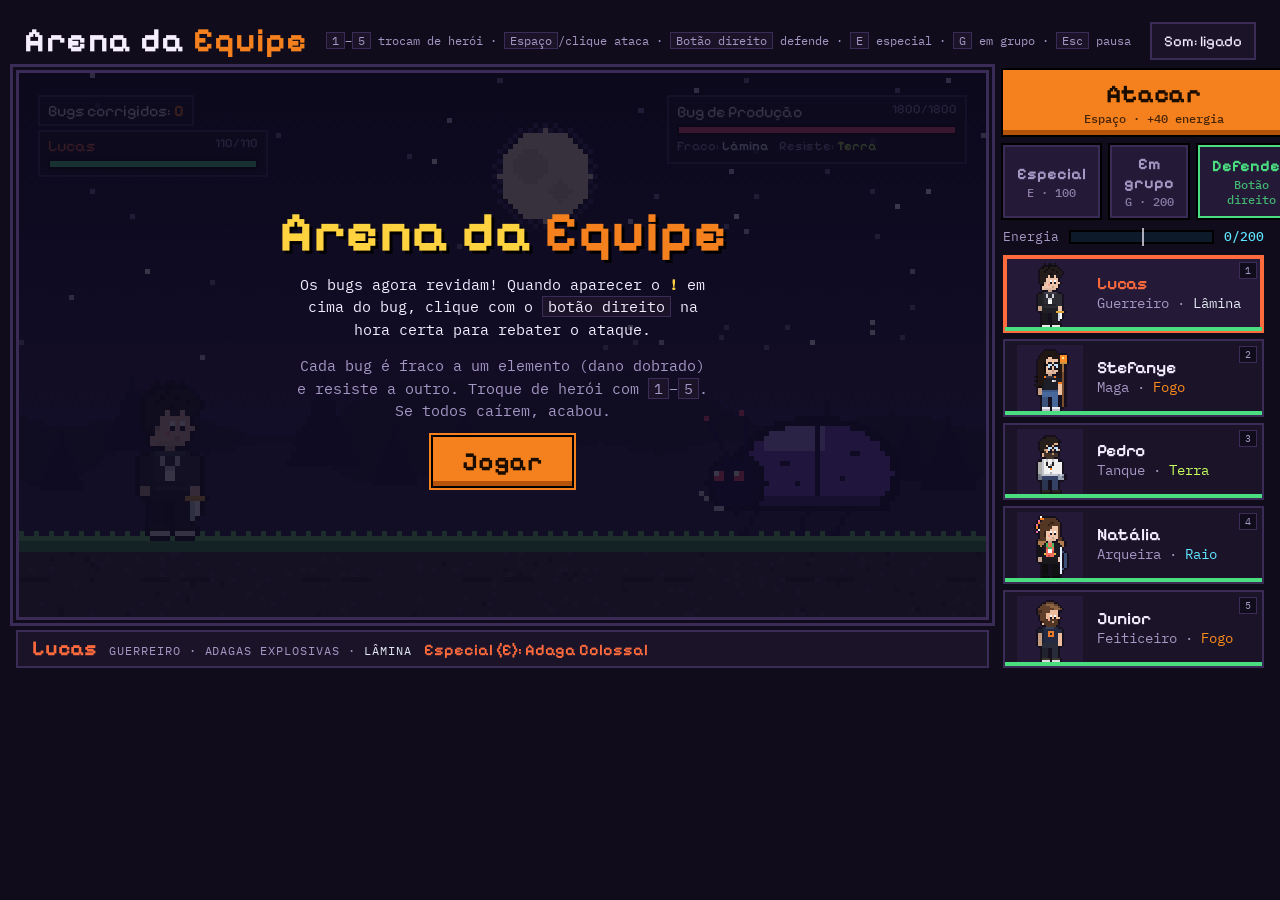
<file: index.html>
<!doctype html>
<html lang="pt-BR">
<head>
<meta charset="utf-8">
<meta name="viewport" content="width=device-width, initial-scale=1">
<title>Arena da Equipe</title>
<style>
@font-face{font-family:'Pixelify Sans';font-style:normal;font-weight:400;font-display:swap;src:url([data-uri]) format('woff2')}
@font-face{font-family:'Pixelify Sans';font-style:normal;font-weight:600;font-display:swap;src:url([data-uri]) format('woff2')}
@font-face{font-family:'Pixelify Sans';font-style:normal;font-weight:700;font-display:swap;src:url([data-uri]) format('woff2')}
@font-face{font-family:'IBM Plex Mono';font-style:normal;font-weight:400;font-display:swap;src:url([data-uri]) format('woff2')}
@font-face{font-family:'IBM Plex Mono';font-style:normal;font-weight:500;font-display:swap;src:url([data-uri]) format('woff2')}
:root{
  color-scheme: dark;
  --bg:#110c1b; --panel:#1b1429; --panel2:#241a37; --line:#3a2c56; --ink:#f4eeff; --dim:#a597c4;
  --orange:#f5801e; --hp:#ff4d6d; --hp-bg:#3a1424; --energy:#5ee6ff;
  --display:'Pixelify Sans', 'Courier New', monospace;
  --mono:'IBM Plex Mono', ui-monospace, 'Courier New', monospace;
}
*{box-sizing:border-box}
html,body{background:var(--bg);color:var(--ink)}
body{font-family:var(--mono);font-size:14px;padding-inline:16px;padding-block:20px 32px}
.wrap{max-width:1700px;margin-inline:auto;display:flex;flex-direction:column;gap:14px}
.main{display:flex;flex-direction:column;gap:14px}
.left,.side{display:flex;flex-direction:column;gap:12px;min-width:0}
.who-row{display:flex;align-items:baseline;gap:12px;flex-wrap:wrap}
header{display:flex;align-items:flex-end;justify-content:space-between;gap:12px;flex-wrap:wrap}
h1{font-family:var(--display);font-weight:700;font-size:clamp(28px,5vw,44px);line-height:1;margin:0;letter-spacing:.5px;text-wrap:balance}
h1 span{color:var(--orange)}
.sub{color:var(--dim);margin:6px 0 0;font-size:13px}
button{font:inherit;color:inherit;cursor:pointer}
button:focus-visible{outline:2px solid var(--orange);outline-offset:2px}
.icon-btn{background:var(--panel);border:2px solid var(--line);padding:8px 12px;font-family:var(--display);font-size:15px}
.icon-btn[aria-pressed="false"]{color:var(--dim)}

.stage{position:relative;border:3px solid var(--line);background:#0d0a1f;box-shadow:0 0 0 3px var(--bg),0 0 0 6px var(--line);line-height:0;cursor:crosshair;user-select:none;-webkit-user-select:none;touch-action:manipulation;overflow:hidden}
.stage canvas{width:100%;height:auto;display:block;image-rendering:pixelated;image-rendering:crisp-edges;aspect-ratio:16/9}
.hud{position:absolute;inset:0;pointer-events:none;line-height:1.2;font-family:var(--display)}
.lhud{position:absolute;left:2%;top:4%;display:flex;flex-direction:column;align-items:flex-start;gap:4px;width:min(34%,230px)}
.score{font-size:clamp(11px,1.8vw,16px);background:rgba(17,12,27,.7);padding:4px 8px;border:2px solid var(--line)}
.heroplate{width:100%;background:rgba(17,12,27,.7);padding:4px 8px 6px;border:2px solid var(--line)}
.heroplate .bugname span{color:var(--c)}
.heroplate .hpbar i{background:#4ade80}
.weak{display:flex;gap:10px;flex-wrap:wrap;margin-top:4px;font-size:clamp(9px,1.3vw,13px);color:var(--dim)}
.weak b{font-weight:600}
.score b{color:var(--orange);font-variant-numeric:tabular-nums}
.bugplate{position:absolute;right:2%;top:4%;width:min(42%,300px);background:rgba(17,12,27,.7);padding:5px 8px 7px;border:2px solid var(--line)}
.bugname{display:flex;justify-content:space-between;gap:8px;font-size:clamp(11px,1.8vw,16px)}
.bugname small{color:var(--dim);font-size:.8em;font-variant-numeric:tabular-nums}
.hpbar{margin-top:4px;height:clamp(6px,1.2vw,10px);background:var(--hp-bg);border:2px solid #000;position:relative}
.hpbar i{position:absolute;inset:0;background:var(--hp);transform-origin:left;transition:transform .25s steps(6)}
.hpbar em{position:absolute;inset:0;background:#fff;transform-origin:left;transition:transform .6s .25s}
.dmg{position:absolute;font-family:var(--display);font-weight:700;font-size:clamp(14px,2.8vw,26px);transform:translate(-50%,-50%);text-shadow:2px 2px 0 #000,-2px 2px 0 #000,2px -2px 0 #000,-2px -2px 0 #000;animation:rise .9s steps(12) forwards;white-space:nowrap}
.dmg.big{font-size:clamp(18px,3.6vw,34px)}
.dmg.sm{font-size:clamp(10px,1.8vw,16px)}
.dmg.tag{font-size:clamp(9px,1.5vw,14px);letter-spacing:.06em;white-space:nowrap}
.overlay{position:absolute;inset:0;display:flex;flex-direction:column;align-items:center;justify-content:center;gap:clamp(6px,1.4vw,14px);padding:16px;text-align:center;background:rgba(13,10,31,.82);pointer-events:auto;cursor:default}
.overlay[hidden]{display:none}
.banner.out{animation:bannerOut .3s steps(5) forwards}
@keyframes bannerOut{from{opacity:1;transform:translate(-50%,-50%)}to{opacity:0;transform:translate(-50%,-70%)}}
.overlay .row{display:flex;gap:10px;flex-wrap:wrap;justify-content:center}
.overlay button.ghost{background:var(--panel2);color:var(--ink);box-shadow:inset 0 -5px 0 #120c1e,0 0 0 2px var(--line)}
.cards{display:grid;grid-template-columns:repeat(3,minmax(0,1fr));gap:clamp(6px,1.4vw,14px);width:min(100%,640px)}
.overlay button.card{position:relative;display:flex;flex-direction:column;align-items:center;gap:.35em;padding:clamp(8px,1.4vw,14px) clamp(6px,1vw,12px) clamp(10px,1.6vw,16px);background:var(--panel);color:var(--ink);border:3px solid var(--k,var(--line));box-shadow:inset 0 -5px 0 rgba(0,0,0,.35),0 0 0 2px #000;font-size:inherit;text-align:center;animation:deal .35s steps(5) both}
.overlay button.card:nth-child(2){animation-delay:.08s}.overlay button.card:nth-child(3){animation-delay:.16s}
.overlay button.card:hover,.overlay button.card:focus-visible{transform:translateY(-4px);background:var(--panel2)}
.card kbd{position:absolute;top:4px;left:4px;font-size:10px}
.card .kick{font-family:var(--mono);font-weight:500;font-size:clamp(8px,1.1vw,11px);letter-spacing:.12em;text-transform:uppercase;color:var(--k,var(--dim))}
.card .ico{font-size:clamp(20px,3.6vw,34px);line-height:1;color:var(--k,var(--ink))}
.card .ttl{font-family:var(--mono);font-weight:500;font-size:clamp(11px,1.6vw,16px);line-height:1.25}
.card .num{display:block;font-family:var(--mono);font-weight:500;font-size:1.7em;line-height:1.1;color:var(--k);letter-spacing:-.02em}
.card .dsc .n{color:var(--ink);font-weight:500}
.overlay button.card.gold .dsc .n{color:#fff3c4}
.card .dsc{font-family:var(--mono);font-weight:400;font-size:clamp(9px,1.2vw,12px);line-height:1.4;color:var(--dim)}
.overlay button.card.gold{--k:#ffd23f;background:linear-gradient(160deg,#5a3d06,#2b1d05 55%,#5a3d06);color:#fff3c4;box-shadow:inset 0 -5px 0 rgba(0,0,0,.35),0 0 0 2px #000,0 0 18px rgba(255,210,63,.55)}
.overlay button.card.gold .dsc{color:#f5dfa0}
.overlay button.card.gold::after{content:"";position:absolute;inset:0;background:linear-gradient(110deg,transparent 35%,rgba(255,255,255,.35) 50%,transparent 65%);background-size:250% 100%;animation:shine 2.2s steps(22) infinite;pointer-events:none}
@keyframes shine{0%{background-position:150% 0}100%{background-position:-100% 0}}
@keyframes deal{0%{opacity:0;transform:translateY(20px) rotate(-4deg)}100%{opacity:1;transform:none}}
.combo{font-size:clamp(11px,1.8vw,16px);background:rgba(17,12,27,.7);padding:2px 8px;border:2px solid var(--line);color:#ffd23f}
.combo[hidden]{display:none}
.combo small{color:var(--dim);font-size:.8em}
.ability{margin-top:3px;font-size:clamp(9px,1.25vw,12px);color:#ffb3c1;font-family:var(--mono)}
.ability:empty{display:none}
.bugplate.boss{border-color:#ff4d6d;box-shadow:0 0 0 2px #000,0 0 14px rgba(255,77,109,.5)}
.bugplate.boss .bugname span::before{content:"CHEFE · ";color:#ff4d6d}
.hero.twin{box-shadow:0 0 0 2px #ffd23f inset}
.hero.twin .nm::after{content:" ×2";color:#ffd23f}
.overlay h2{margin:0;font-size:clamp(22px,5.5vw,56px);line-height:1;color:#ffd23f;text-shadow:3px 3px 0 #000}
.overlay h2 span{color:var(--orange)}
.overlay p{margin:0;font-family:var(--mono);font-size:clamp(10px,1.5vw,15px);color:var(--ink);max-width:46ch;line-height:1.5}
.overlay p.dim{color:var(--dim)}
.overlay kbd{font-family:var(--mono);background:var(--panel);border:1px solid var(--line);padding:0 5px}
.overlay .stats{font-family:var(--display);font-size:clamp(14px,2.6vw,24px)}
.overlay .stats b{color:var(--orange)}
.overlay button{font-family:var(--display);font-weight:700;font-size:clamp(16px,2.8vw,26px);background:var(--orange);color:#1a0d00;border:none;padding:.35em 1.1em;box-shadow:inset 0 -5px 0 #b45309,0 0 0 2px #000}
.overlay button:active{transform:translateY(2px);box-shadow:inset 0 -2px 0 #b45309,0 0 0 2px #000}
@keyframes rise{0%{transform:translate(-50%,-30%) scale(.6)}20%{transform:translate(-50%,-90%) scale(1.15)}100%{transform:translate(-50%,-220%) scale(1);opacity:0}}
.banner{position:absolute;left:50%;top:44%;transform:translate(-50%,-50%);font-size:clamp(20px,5vw,48px);font-weight:700;color:#ffd23f;text-shadow:3px 3px 0 #000,-3px 3px 0 #000,3px -3px 0 #000,-3px -3px 0 #000;animation:pop 4s steps(40) forwards;white-space:nowrap;text-align:center;background:rgba(13,10,31,.72);padding:.35em .7em .45em;border:3px solid #ffd23f;box-shadow:0 0 0 3px #000}
.banner small{display:block;font-size:.42em;color:var(--ink);margin-top:6px;text-shadow:2px 2px 0 #000}
@keyframes pop{0%{transform:translate(-50%,-50%) scale(.3)}6%{transform:translate(-50%,-50%) scale(1.1)}10%,88%{transform:translate(-50%,-50%) scale(1);opacity:1}100%{transform:translate(-50%,-60%) scale(1);opacity:0}}
.cutin{position:absolute;left:0;right:0;top:26%;padding:.4em 0 .5em;text-align:center;color:#0d0a1f;background:linear-gradient(90deg,transparent 0,var(--c) 14%,var(--c) 86%,transparent 100%);animation:cut 1.4s steps(14) forwards;border-block:3px solid #0d0a1f}
.cutin span{display:block;font-size:clamp(9px,1.5vw,13px);letter-spacing:.18em;text-transform:uppercase;font-weight:600}
.cutin b{display:block;font-size:clamp(18px,4.4vw,40px);line-height:1.05}
@keyframes cut{0%{transform:scaleY(0) translateX(-8%)}8%{transform:scaleY(1) translateX(0)}80%{opacity:1;transform:translateX(0)}100%{opacity:0;transform:translateX(6%)}}

.bar{display:flex;gap:12px;align-items:stretch;flex-wrap:wrap}
.info{flex:1 1 360px;background:var(--panel);border:2px solid var(--line);padding:12px 14px;display:flex;flex-direction:column;gap:6px}
.info .who{font-family:var(--display);font-size:24px;font-weight:700;line-height:1.1}
.info .cls{color:var(--dim);font-size:12px;letter-spacing:.08em;text-transform:uppercase}
.info p{margin:0;line-height:1.5}
.info p b{font-family:var(--display);font-weight:600;font-size:15px}
#infoSp{min-width:0;overflow:hidden;text-overflow:ellipsis;white-space:nowrap}
.energy{display:grid;grid-template-columns:auto 1fr auto;gap:10px;align-items:center;font-size:12px;color:var(--dim)}
.energy strong{color:var(--energy);font-variant-numeric:tabular-nums;font-weight:500}
.emeter{height:12px;background:#0d1a2a;border:2px solid #000;position:relative}
.emeter i{position:absolute;inset:0;background:var(--energy);transform-origin:left;transform:scaleX(0);transition:transform .3s steps(8)}
.emeter::after{content:"";position:absolute;left:50%;top:-4px;bottom:-4px;width:2px;background:var(--ink);opacity:.7}
.actions{display:grid;grid-template-columns:1fr 1fr 1fr;gap:10px}
.actions button{border:none;font-family:var(--display);font-weight:700;display:flex;flex-direction:column;align-items:center;justify-content:center;gap:2px;padding:10px 12px;box-shadow:0 0 0 2px #000}
.actions button small{font-family:var(--mono);font-size:11px;font-weight:500;opacity:.8}
.atk{grid-column:1/-1;background:var(--orange);color:#1a0d00;box-shadow:inset 0 -5px 0 #b45309,0 0 0 2px #000 !important;font-size:26px}
.atk:active{box-shadow:inset 0 -2px 0 #b45309,0 0 0 2px #000 !important;transform:translateY(2px)}
.sp,.grp,.def{font-size:17px;background:var(--panel2);color:var(--ink);border:2px solid var(--line) !important}
.sp{--k:var(--c)}.grp{--k:var(--orange)}.def{--k:#4ade80}
.def.ready{border-color:var(--k) !important;color:var(--k)}
.def:disabled{cursor:not-allowed;color:var(--dim)}
.hero .hhp{position:absolute;left:0;right:0;bottom:0;height:4px;background:var(--hp-bg)}
.hero .hhp i{position:absolute;inset:0;background:#4ade80;transform-origin:left;transition:transform .25s steps(6)}
.hero.ko{opacity:.45;cursor:not-allowed}
.hero.ko canvas{filter:grayscale(1)}
.hero.ko::after{content:"KO";position:absolute;inset:0;display:grid;place-items:center;font-family:var(--display);font-weight:700;font-size:22px;color:var(--hp);text-shadow:2px 2px 0 #000}
.sp.ready,.grp.ready{border-color:var(--k) !important;color:var(--k);animation:ready 1s steps(2) infinite}
.sp:disabled,.grp:disabled{cursor:not-allowed;color:var(--dim)}
@keyframes ready{50%{background:#33254d}}

.roster{display:grid;grid-template-columns:repeat(5,minmax(0,1fr));gap:10px}
.hero{position:relative;background:var(--panel);border:2px solid var(--line);padding:8px 6px 10px;display:flex;flex-direction:column;align-items:center;gap:6px;transition:transform .1s}
.hero:hover{transform:translateY(-2px)}
.hero canvas{width:100%;max-width:112px;aspect-ratio:1;image-rendering:pixelated;image-rendering:crisp-edges;background:var(--panel2)}
.hero .nm{font-family:var(--display);font-size:17px;font-weight:600}
.hero .cl{font-size:11px;color:var(--dim)}
.hero kbd{position:absolute;top:6px;left:6px;font-family:var(--mono);font-size:10px;background:var(--bg);border:1px solid var(--line);padding:1px 5px;color:var(--dim)}
.hero[aria-pressed="true"]{border-color:var(--c);background:var(--panel2);box-shadow:0 0 0 2px var(--c) inset}
.hero[aria-pressed="true"] .nm{color:var(--c)}
.hint{color:var(--dim);font-size:12px;margin:6px 0 0;line-height:1.8}
.hint kbd{font-family:var(--mono);background:var(--panel);border:1px solid var(--line);padding:0 5px}
@media (min-width:900px){
  :root{--chrome:146px;--side:clamp(261px, 19.8vw, 378px)}
  body{padding-block:14px}
  .wrap{gap:10px}
  header{align-items:center;flex-wrap:nowrap}
  header h1{font-size:34px}
  header .sub{display:none}
  header .hint{flex:1;text-align:center;margin:0}
  .main{display:grid;grid-template-columns:auto var(--side);gap:14px;justify-content:center;align-items:stretch}
  .left{gap:10px;width:min(calc(100vw - 32px - 14px - var(--side)), calc((100vh - var(--chrome)) * 16 / 9), calc((100dvh - var(--chrome)) * 16 / 9));min-width:520px}
  .side{gap:10px;min-height:0}
  .actions .atk{font-size:clamp(23px,1.98vw,32px);padding-block:9px}
  .actions .sp,.actions .grp,.actions .def{font-size:clamp(15px,1.25vw,21px);padding-block:7px}
  .actions button small{font-size:12px}
  .energy{font-size:13px}.emeter{height:14px}
  .roster{flex:1 1 0;min-height:0;display:flex;flex-direction:column;gap:6px}
  .hero{flex:1 1 0;min-height:44px;display:grid;grid-template-columns:auto 1fr;grid-template-rows:1fr 1fr;align-items:center;column-gap:10px;row-gap:0;padding:4px 12px;column-gap:14px;text-align:left;overflow:hidden}
  .hero:hover{transform:translateX(-2px)}
  .hero canvas{grid-row:1/3;width:auto;height:100%;max-height:135px;min-height:40px;max-width:none}
  .hero .nm{align-self:end;font-size:clamp(16px,1.35vw,22px)}.hero .cl{align-self:start;font-size:14px}
  .hero kbd{top:5px;left:auto;right:5px}
  .info{padding:5px 14px;gap:0;flex:none;cursor:help}
  .info .who-row{flex-wrap:nowrap;min-width:0}
  .info .who{font-size:21px;flex:none}
  .info .cls{font-size:12px;flex:none}
  .info p{font-size:14px;line-height:1.3}
  .info p b{font-size:16px}
}
@media (min-width:900px) and (max-width:1400px){:root{--chrome:166px}}
@media (max-width:560px){
  .hero .cl{display:none}.hero .nm{font-size:12px;max-width:100%;overflow:hidden;text-overflow:ellipsis;white-space:nowrap}.bugname small{display:none}.bugname{font-size:11px}.hero kbd{display:none}
  .roster{gap:6px}.hero{padding:6px 3px 8px}
  .actions{flex:1 1 100%}.atk{font-size:22px}.sp,.grp,.def{font-size:14px}
}
@media (prefers-reduced-motion:reduce){.overlay button.card,.overlay button.card.gold::after{animation:none}.dmg,.cutin{animation-duration:.01s;animation-fill-mode:forwards}.banner{animation:none;opacity:1}.hero:hover{transform:none}.sp.ready,.grp.ready{animation:none}}
@media (max-width:560px){.lhud{width:min(40%,230px)}.heroplate .bugname small{display:none}}
</style>
</head>
<body>


<div class="wrap">
  <header>
    <div class="titles">
      <h1>Arena da <span>Equipe</span></h1>
      <p class="sub">Escolha um herói e acabe com os bugs.</p>
    </div>
    <p class="hint"><kbd>1</kbd>–<kbd>5</kbd> trocam de herói · <kbd>Espaço</kbd>/clique ataca · <kbd>Botão direito</kbd> defende · <kbd>E</kbd> especial · <kbd>G</kbd> em grupo · <kbd>Esc</kbd> pausa</p>
    <button class="icon-btn" id="snd" aria-pressed="true">Som: ligado</button>
  </header>

  <div class="main">
    <div class="left">
      <div class="stage" id="stage" aria-label="Palco da batalha. Clique para atacar.">
        <canvas id="view" width="960" height="540"></canvas>
        <div class="hud" id="hud">
          <div class="lhud">
            <div class="score">Bugs corrigidos: <b id="fixed">0</b></div>
            <div class="combo" id="combo" hidden></div>
            <div class="heroplate" id="heroPlate">
              <div class="bugname"><span id="hpName">Lucas</span><small id="heroHp">110/110</small></div>
              <div class="hpbar"><em id="hHpLag"></em><i id="hHpFill"></i></div>
            </div>
          </div>
          <div class="bugplate" id="bugPlate">
            <div class="bugname"><span id="bugName">Bug de Produção</span><small id="bugHp">1000/1000</small></div>
            <div class="hpbar"><em id="hpLag"></em><i id="hpFill"></i></div>
            <div class="weak" id="bugWeak"></div>
            <div class="ability" id="bugAbil"></div>
          </div>
          <div class="overlay" id="titleScreen">
            <h2>Arena da <span>Equipe</span></h2>
            <p>Os bugs agora revidam! Quando aparecer o <b style="color:#ffd23f">!</b> em cima do bug, clique com o <kbd>botão direito</kbd> na hora certa para rebater o ataque.</p>
            <p class="dim">Cada bug é fraco a um elemento (dano dobrado) e resiste a outro. Troque de herói com <kbd>1</kbd>–<kbd>5</kbd>. Se todos caírem, acabou.</p>
            <button id="startBtn">Jogar</button>
          </div>
          <div class="overlay" id="cardScreen" hidden>
            <h2 style="font-size:clamp(18px,4vw,40px)">Escolha uma <span>melhoria</span></h2>
            <div class="cards" id="cards"></div>
            <p class="dim">Clique numa carta ou aperte <kbd>1</kbd> <kbd>2</kbd> <kbd>3</kbd></p>
          </div>
          <div class="overlay" id="pauseScreen" hidden>
            <h2>Pausado</h2>
            <p class="dim" id="pauseInfo"></p>
            <div class="row"><button id="resumeBtn">Continuar</button><button class="ghost" id="restartBtn">Recomeçar</button></div>
            <p class="dim"><kbd>Esc</kbd> volta ao jogo</p>
          </div>
          <div class="overlay" id="overScreen" hidden>
            <h2>Fim de expediente</h2>
            <p class="stats">Bugs corrigidos: <b id="overFixed">0</b> · Recorde: <b id="overBest">0</b></p>
            <p class="dim" id="overMsg"></p>
            <button id="againBtn">Jogar de novo</button>
          </div>
        </div>
      </div>
      <div class="info" id="info">
        <div class="who-row"><div class="who" id="infoName">Lucas</div><div class="cls" id="infoCls">Guerreiro · Adagas Explosivas</div><p id="infoSp"></p></div>
      </div>
    </div>

    <div class="side">
      <div class="actions" id="actions">
        <button class="atk" id="atk">Atacar<small>Espaço · +40 energia</small></button>
        <button class="sp" id="sp" disabled>Especial<small>E · 100</small></button>
        <button class="grp" id="grp" disabled>Em grupo<small>G · 200</small></button>
        <button class="def ready" id="def">Defender<small>Botão direito</small></button>
      </div>
      <div class="energy"><span>Energia</span><div class="emeter" aria-hidden="true"><i id="eFill"></i></div><strong id="eTxt">0/200</strong></div>
      <div class="roster" id="roster"></div>
    </div>
  </div>
</div>

<script>
// Pixel-art team sprites. Canvas 32x32 per sprite, character faces right.
const SW = 32, SH = 32, OX = 4;
const OUTLINE = [22, 16, 30];
const sh = (c, f) => c.map(v => Math.max(0, Math.min(255, Math.round(v * f))));

class Grid {
  constructor() { this.p = new Map(); this.fx = new Map(); }
  set(x, y, c, fx = false) {
    x = Math.round(x) + OX; y = Math.round(y);
    if (x < 0 || y < 0 || x >= SW || y >= SH) return;
    (fx ? this.fx : this.p).set(y * SW + x, c);
  }
  del(x, y) { this.p.delete(y * SW + x + OX); }
  rect(x0, y0, x1, y1, c, fx) { for (let x = x0; x <= x1; x++) for (let y = y0; y <= y1; y++) this.set(x, y, c, fx); }
  line(x0, y0, x1, y1, c, fx) {
    const n = Math.max(Math.abs(x1 - x0), Math.abs(y1 - y0), 1);
    for (let i = 0; i <= n; i++) this.set(x0 + (x1 - x0) * i / n, y0 + (y1 - y0) * i / n, c, fx);
  }
  segs(list, map, dy) { for (const [y, a, b, ch] of list) this.rect(a, y + dy, b, y + dy, map[ch]); }
}

const POSES = {
  idle:   { legs: 'n', bob: 0, back: [6, 16, 6, 21], bh: [6, 22], front: [16, 16, 16, 21], fh: [16, 22] },
  windup: { legs: 'w', bob: 1, back: [6, 16, 5, 20], bh: [5, 21], front: [16, 15, 18, 10], fh: [18, 8] },
  attack: { legs: 'w', bob: 0, back: [6, 16, 4, 19], bh: [3, 20], front: [16, 16, 21, 16], fh: [22, 16] },
  cast:   { legs: 'w', bob: 0, back: [8, 17, 19, 18], bh: [20, 18], front: [16, 16, 21, 14], fh: [22, 13] },
  slam:   { legs: 'w', bob: 2, back: [6, 16, 4, 20], bh: [3, 21], front: [16, 17, 19, 23], fh: [20, 24] },
  draw:   { legs: 'w', bob: 0, back: [9, 16, 14, 17], bh: [15, 17], front: [16, 16, 21, 16], fh: [22, 16], backFront: true },
  loose:  { legs: 'w', bob: 0, back: [6, 16, 4, 19], bh: [3, 20], front: [16, 16, 21, 16], fh: [22, 16] },
  summon: { legs: 'w', bob: 0, back: [8, 16, 6, 11], bh: [5, 9], front: [15, 16, 17, 11], fh: [17, 9] },
  hurt:   { legs: 'n', bob: 1, back: [6, 16, 4, 20], bh: [3, 21], front: [16, 16, 18, 20], fh: [18, 21] },
};

const CHARS = [
  {
    id: 'lucas', name: 'Lucas', cls: 'Guerreiro', power: 'Adagas Explosivas', color: '#ff6b3d',
    skin: [238, 196, 170], hair: [36, 28, 26], hairD: [18, 13, 13],
    top: [44, 44, 52], pants: [30, 30, 36], shoe: [26, 26, 30], sole: [235, 235, 235], sleeve: 1,
    hairSegs: [
      [2, 9, 9, 'h'], [2, 11, 12, 'h'], [2, 14, 14, 'h'],
      [3, 8, 15, 'H'], [4, 7, 16, 'H'], [5, 7, 17, 'H'], [6, 7, 17, 'H'],
      [7, 7, 10, 'H'], [7, 12, 13, 'H'], [7, 15, 16, 'H'],
      [8, 7, 9, 'H'], [9, 7, 9, 'H'], [10, 7, 8, 'H'], [11, 8, 8, 'h'],
      [3, 8, 8, 'h'], [3, 11, 11, 'h'], [4, 10, 10, 'h'], [4, 13, 13, 'h'], [5, 9, 9, 'h'], [5, 15, 15, 'h'], [6, 12, 12, 'h'],
    ],
    windPose: 'windup', atkPose: 'attack',
    details(g, b, c) {
      g.rect(9, 15 + b, 14, 15 + b, [62, 62, 74]);
      g.rect(9, 21 + b, 14, 21 + b, sh(c.top, 0.75));
      [[10, 16], [10, 17], [11, 18], [13, 16], [13, 17], [12, 18]].forEach(([x, y]) => g.set(x, y + b, [205, 205, 210]));
      g.rect(11, 19 + b, 12, 20 + b, [245, 245, 245]);
    },
    weapon(g, pose, hx, hy) {
      const blade = [205, 215, 230], edge = [255, 255, 255], hilt = [150, 90, 40];
      if (pose === 'idle' || pose === 'hurt') { g.rect(hx - 1, hy + 2, hx + 2, hy + 2, [220, 170, 60]); g.rect(hx, hy + 3, hx, hy + 6, blade); g.rect(hx + 1, hy + 3, hx + 1, hy + 5, edge); }
      if (pose === 'windup') { g.rect(hx - 1, hy - 1, hx + 2, hy - 1, [220, 170, 60]); g.rect(hx, hy - 5, hx, hy - 2, blade); g.rect(hx + 1, hy - 4, hx + 1, hy - 2, edge); g.set(hx, hy + 2, hilt); }
    },
  },
  {
    id: 'stefanye', name: 'Stefanye', cls: 'Maga', power: 'Pássaros de Fogo', color: '#ffa52e',
    skin: [236, 192, 162], hair: [32, 22, 20], hairD: [16, 10, 10],
    top: [30, 30, 38], pants: [72, 104, 156], shoe: [236, 236, 236], sole: [190, 190, 200], sleeve: 0.4, trim: [245, 125, 30],
    glasses: true,
    hairSegs: [
      [3, 9, 14, 'H'], [4, 8, 15, 'H'], [5, 7, 16, 'H'], [5, 11, 11, 'h'],
      [6, 7, 10, 'H'], [6, 13, 17, 'H'],
      ...[7, 8, 9, 10, 11, 12, 13].map(y => [y, 6, 9, 'H']),
      ...[7, 8, 9, 10, 11, 12, 13].map(y => [y, 16, 17, 'H']),
      ...[8, 9, 10, 11, 12].map(y => [y, 9, 9, 'h']),
      [14, 6, 9, 'H'], [14, 16, 17, 'H'], [15, 5, 8, 'H'], [15, 16, 18, 'H'], [16, 6, 9, 'H'], [16, 17, 18, 'H'],
      [17, 5, 8, 'H'], [17, 16, 18, 'H'], [18, 6, 8, 'H'], [18, 17, 18, 'H'], [19, 5, 7, 'H'], [19, 16, 17, 'H'],
      [20, 6, 7, 'h'], [20, 17, 17, 'h'], [15, 5, 5, 'h'], [17, 5, 5, 'h'], [16, 18, 18, 'h'],
    ],
    windPose: 'cast', atkPose: 'cast',
    details(g, b) {
      g.rect(10, 15 + b, 13, 15 + b, [52, 52, 64]);
      g.rect(9, 15 + b, 9, 15 + b, [245, 125, 30]); g.rect(14, 15 + b, 14, 15 + b, [245, 125, 30]);
      g.set(13, 17 + b, [235, 235, 235]); g.set(14, 17 + b, [180, 180, 190]);
      g.rect(8, 22 + b, 15, 22 + b, [60, 88, 136]);
    },
    weapon(g, pose, hx, hy) {
      const wood = [120, 78, 46], woodL = [160, 110, 64];
      const sx = hx + 2, top = pose === 'cast' ? hy - 8 : pose === 'summon' ? hy - 3 : hy - 13, bot = Math.min(29, hy + 9);
      g.rect(sx, top, sx, bot, wood); g.rect(sx, top, sx, top + 3, woodL);
      g.rect(sx - 1, top - 1, sx + 1, top - 1, [200, 150, 60]);
      g.rect(sx - 1, top - 4, sx + 1, top - 2, [255, 140, 40]); g.set(sx, top - 3, [255, 235, 140]);
      if (pose === 'cast' || pose === 'summon') { g.rect(sx - 2, top - 3, sx - 2, top - 3, [255, 200, 90], true); g.set(sx + 2, top - 3, [255, 200, 90], true); g.set(sx, top - 6, [255, 200, 90], true); }
    },
  },
  {
    id: 'pedro', name: 'Pedro', cls: 'Tanque', power: 'Soco Sísmico', color: '#c9a36b',
    skin: [226, 178, 142], hair: [38, 30, 26], hairD: [20, 15, 13], beard: [66, 50, 40],
    top: [240, 240, 238], pants: [52, 66, 102], shoe: [44, 36, 32], sole: [30, 26, 24], sleeve: 1,
    glasses: true, fists: true,
    hairSegs: [
      [4, 9, 14, 'H'], [5, 8, 15, 'H'], [6, 7, 16, 'H'], [7, 7, 13, 'H'],
      [8, 7, 9, 'H'], [9, 7, 9, 'H'], [10, 7, 8, 'H'], [11, 8, 8, 'h'], [4, 9, 9, 'h'], [6, 16, 16, 'h'],
    ],
    beardSegs: [[11, 9, 9], [11, 12, 14], [12, 9, 12], [12, 14, 15], [13, 9, 15], [14, 10, 13]],
    windPose: 'windup', atkPose: 'slam',
    details(g, b) {
      const s = [196, 198, 206];
      g.rect(8, 15 + b, 8, 22 + b, s); g.rect(9, 22 + b, 15, 22 + b, s);
      g.set(10, 15 + b, s); g.set(13, 15 + b, s);
      [17, 19, 21].forEach(y => g.set(12, y + b, [170, 172, 182]));
      [[10, 16], [10, 17], [11, 18], [13, 16], [13, 17], [12, 18]].forEach(([x, y]) => g.set(x, y + b, [34, 34, 38]));
      g.rect(11, 19 + b, 12, 20 + b, [250, 250, 250]); g.set(12, 19 + b, [245, 125, 30]);
    },
    weapon() {},
  },
  {
    id: 'natalia', name: 'Natália', cls: 'Arqueira', power: 'Flechas Elétricas', color: '#5ee6ff',
    skin: [240, 198, 170], hair: [84, 54, 36], hairD: [52, 32, 22], hairL: [176, 124, 78],
    top: [28, 28, 34], pants: [24, 24, 28], shoe: [16, 16, 18], sole: [10, 10, 12], sleeve: 1, boots: true,
    hairSegs: [
      [3, 9, 14, 'H'], [4, 8, 15, 'H'], [5, 7, 16, 'H'], [6, 7, 16, 'H'],
      [7, 7, 12, 'H'], [7, 16, 16, 'H'], [8, 7, 10, 'H'], [8, 11, 11, 'H'], [8, 16, 16, 'H'],
      [9, 7, 9, 'H'], [10, 7, 9, 'H'], [11, 7, 9, 'H'], [9, 16, 16, 'H'], [10, 16, 16, 'H'], [11, 16, 16, 'H'],
      [12, 7, 9, 'H'], [12, 16, 17, 'H'], [13, 6, 9, 'H'], [13, 16, 17, 'H'],
      [14, 6, 9, 'L'], [14, 16, 18, 'L'], [15, 6, 8, 'L'], [15, 17, 18, 'L'], [16, 7, 7, 'L'], [16, 18, 18, 'L'],
      [5, 12, 13, 'h'], [6, 11, 11, 'h'], [9, 9, 9, 'h'], [10, 9, 9, 'h'], [11, 9, 9, 'h'],
      [3, 7, 8, 'R'], [2, 7, 7, 'W'], [4, 6, 6, 'P'], [5, 6, 6, 'R'], [6, 5, 5, 'P'], [7, 5, 5, 'R'], [8, 6, 6, 'W'], [9, 5, 5, 'P'],
    ],
    windPose: 'draw', atkPose: 'draw',
    details(g, b) {
      const coral = [244, 112, 92], coralD = [206, 82, 70];
      g.rect(10, 15 + b, 13, 21 + b, coral);
      g.set(10, 17 + b, coralD); g.set(13, 19 + b, coralD); g.set(11, 21 + b, coralD);
      [[10, 15], [10, 16], [11, 17], [13, 15], [13, 16], [12, 17]].forEach(([x, y]) => g.set(x, y + b, [70, 190, 90]));
      g.rect(11, 18 + b, 12, 19 + b, [250, 250, 250]);
      g.set(9, 20 + b, [230, 185, 70]); g.set(14, 20 + b, [230, 185, 70]);
    },
    weapon(g, pose, hx, hy) {
      const wood = [60, 80, 120], gold = [240, 200, 90], elec = [150, 240, 255];
      const drawn = pose === 'draw' || pose === 'loose';
      const cx = hx + 2, cy = hy + 1, half = drawn ? 8 : 6;
      let top, bot;
      for (let dy = -half; dy <= half; dy++) {
        const a = Math.abs(dy);
        const x = cx + (a <= half * 0.5 ? 1 : a <= half * 0.8 ? 0 : -1);
        g.set(x, cy + dy, a === half ? gold : wood);
        if (dy === -half) top = [x, cy + dy]; if (dy === half) bot = [x, cy + dy];
      }
      const sc = [230, 240, 255];
      if (pose === 'draw') {
        g.line(top[0], top[1], hx - 7, cy, sc, true); g.line(bot[0], bot[1], hx - 7, cy, sc, true);
        g.line(hx - 7, cy, hx + 5, cy, [230, 210, 160], true);
        g.set(hx + 6, cy, elec, true); g.set(hx + 5, cy - 1, elec, true); g.set(hx + 5, cy + 1, elec, true); g.set(hx + 7, cy, [255, 255, 255], true);
      } else {
        g.line(top[0], top[1], bot[0], bot[1], sc, true);
      }
    },
  },
  {
    id: 'junior', name: 'Junior', cls: 'Feiticeiro', power: 'Bolas de Fogo', color: '#ff4a2e',
    skin: [236, 188, 156], hair: [96, 64, 42], hairD: [66, 42, 28], hairL: [140, 100, 66], beard: [82, 54, 36],
    top: [36, 42, 66], pants: [40, 44, 58], shoe: [62, 52, 46], sole: [220, 220, 220], sleeve: 0.35,
    hairSegs: [
      [3, 10, 13, 'H'], [4, 8, 15, 'H'], [5, 7, 16, 'H'], [6, 6, 17, 'H'], [7, 6, 11, 'H'],
      [8, 6, 9, 'H'], [9, 7, 9, 'H'], [10, 7, 9, 'H'], [11, 7, 8, 'H'], [12, 8, 8, 'h'],
      [4, 10, 13, 'L'], [5, 12, 15, 'L'], [6, 14, 16, 'L'], [7, 6, 7, 'h'], [8, 6, 6, 'h'],
    ],
    beardSegs: [[10, 9, 9], [11, 9, 10], [11, 12, 15], [12, 9, 12], [12, 14, 15], [13, 9, 15], [14, 10, 14]],
    windPose: 'cast', atkPose: 'cast',
    details(g, b) {
      g.rect(10, 15 + b, 13, 15 + b, [56, 64, 96]);
      g.rect(11, 17 + b, 13, 19 + b, [232, 122, 42]); g.set(12, 18 + b, [40, 40, 44]);
      g.rect(8, 15 + b, 8, 22 + b, sh([36, 42, 66], 0.75));
    },
    weapon(g, pose, hx, hy, bh) {
      if (pose !== 'cast' && pose !== 'summon') return;
      [[hx, hy], bh].forEach(([x, y]) => {
        g.set(x + 2, y - 1, [255, 90, 30], true); g.set(x + 1, y - 2, [255, 170, 40], true);
        g.set(x + 2, y - 3, [255, 230, 120], true); g.set(x, y - 1, [255, 120, 40], true);
      });
    },
  },
];

function buildSprite(c, poseName, extraBob = 0) {
  const P = POSES[poseName];
  const g = new Grid();
  const b = P.bob + extraBob;
  const skinD = sh(c.skin, 0.82);
  const off = ([x, y]) => [x, y + b];

  const drawArm = (seg, hand, back) => {
    const [x0, y0, x1, y1] = seg;
    const sleeve = back ? sh(c.top, 0.72) : c.top;
    const skin = back ? skinD : c.skin;
    const n = Math.max(Math.abs(x1 - x0), Math.abs(y1 - y0), 1);
    for (let i = 0; i <= n; i++) {
      const x = Math.round(x0 + (x1 - x0) * i / n), y = Math.round(y0 + (y1 - y0) * i / n) + b;
      let col = i / n <= c.sleeve ? sleeve : skin;
      if (c.trim && i / n <= c.sleeve && (i + 1) / n > c.sleeve) col = c.trim;
      g.rect(x, y, x + 1, y + 1, col);
    }
    const [hx, hy] = off(hand);
    if (c.fists) { g.rect(hx, hy, hx + 2, hy + 2, back ? [110, 118, 132] : [150, 160, 176]); g.set(hx + 1, hy, back ? [140, 148, 160] : [205, 212, 225]); g.set(hx + 2, hy + 1, [95, 102, 116]); }
    else g.rect(hx, hy, hx + 1, hy + 1, skin);
  };

  if (!P.backFront) drawArm(P.back, P.bh, true);

  // legs
  const top = 23 + b;
  const legs = P.legs === 'n' ? [[8, 10], [13, 15]] : [[6, 8], [15, 17]];
  const shoes = P.legs === 'n' ? [[8, 11], [13, 16]] : [[6, 9], [15, 18]];
  legs.forEach(([a, z], i) => {
    const col = i === 0 ? sh(c.pants, 0.8) : c.pants;
    g.rect(a, top, z, 29, col);
    if (c.boots) g.rect(a, 25, z, 29, i === 0 ? sh(c.shoe, 0.8) : c.shoe);
  });
  g.rect(8, top, 15, top + 1, c.pants);
  shoes.forEach(([a, z]) => { g.rect(a, 30, z, 30, c.shoe); g.rect(a, 31, z, 31, c.sole); });

  // torso
  g.rect(8, 15 + b, 15, 22 + b, c.top);
  g.rect(8, 15 + b, 8, 22 + b, sh(c.top, 0.8));
  c.details(g, b, c);

  // neck + head
  g.rect(11, 14 + b, 12, 14 + b, skinD);
  g.rect(8, 6 + b, 15, 13 + b, c.skin);
  g.del(15, 13 + b); g.set(15, 11 + b, c.skin); g.set(16, 10 + b, c.skin);
  g.rect(9, 13 + b, 14, 13 + b, sh(c.skin, 0.94));
  g.set(9, 10 + b, skinD);
  const eye = [30, 22, 34];
  const hurt = poseName === 'hurt';
  g.set(12, 10 + b, eye); g.set(14, 10 + b, eye);
  if (!hurt) { g.set(12, 9 + b, [250, 250, 250]); g.set(14, 9 + b, [250, 250, 250]); }
  g.set(13, 12 + b, poseName === 'idle' ? skinD : [140, 60, 60]);
  g.set(11, 11 + b, [240, 160, 150]);

  const map = { H: c.hair, h: c.hairD, L: c.hairL || c.hair, R: [245, 125, 30], P: [240, 110, 170], W: [250, 250, 250] };
  if (c.beardSegs) g.segs(c.beardSegs.map(s => [...s, 'b']), { b: c.beard }, b);
  g.segs(c.hairSegs, map, b);
  if (c.glasses) {
    const gl = [26, 20, 30], lens = [196, 226, 250];
    g.rect(11, 8 + b, 12, 8 + b, gl); g.rect(14, 8 + b, 15, 8 + b, gl);
    g.set(13, 9 + b, gl); g.set(10, 9 + b, gl);
    g.rect(11, 9 + b, 12, 10 + b, lens); g.rect(14, 9 + b, 15, 10 + b, lens);
    g.set(12, 10 + b, eye); g.set(14, 10 + b, eye);
    g.rect(11, 11 + b, 12, 11 + b, gl); g.rect(14, 11 + b, 15, 11 + b, gl);
  }

  if (P.backFront) drawArm(P.back, P.bh, true);
  drawArm(P.front, P.fh, false);
  const [hx, hy] = off(P.fh);
  c.weapon(g, poseName, hx, hy, off(P.bh));
  return g;
}

function drawSprite(ctx, c, pose, x, y, scale, opts = {}) {
  const g = buildSprite(c, pose, opts.bob || 0);
  const flash = opts.flash || opts.sil;
  const px = (k, col) => {
    const X = k % SW, Y = Math.floor(k / SW);
    ctx.fillStyle = opts.sil ? opts.sil : flash ? '#fff' : `rgb(${col[0]},${col[1]},${col[2]})`;
    ctx.fillRect(x + X * scale, y + Y * scale, scale, scale);
  };
  ctx.fillStyle = `rgb(${OUTLINE.join(',')})`;
  for (const k of g.p.keys()) {
    const X = k % SW, Y = Math.floor(k / SW);
    for (const [dx, dy] of [[1, 0], [-1, 0], [0, 1], [0, -1]]) {
      const nx = X + dx, ny = Y + dy;
      if (nx < 0 || ny < 0 || nx >= SW || ny >= SH || !g.p.has(ny * SW + nx)) {
        if (!flash) ctx.fillRect(x + nx * scale, y + ny * scale, scale, scale);
      }
    }
  }
  for (const [k, col] of g.p) px(k, col);
  for (const [k, col] of g.fx) px(k, col);
}



</script>
<script>
(() => {
const W = 192, H = 108, GY = 92;
const HX = 14, HY = GY - 32;
const BX = 130;
const EMAX = 200, GRP_COST = 200;
const GX = [-8, 10, 28, 46, 64];
const REDUCED = matchMedia('(prefers-reduced-motion: reduce)').matches;

const DESC = {
  lucas: 'Arremessa três adagas que explodem ao atingir o alvo.',
  stefanye: 'Ergue o cajado e invoca três pássaros de fogo que mergulham no inimigo.',
  pedro: 'Soca o chão e abre uma trilha de rochas até o inimigo, com pedras voando junto.',
  natalia: 'Carrega uma flecha elétrica que, ao acertar, chama um raio do céu.',
  junior: 'Concentra o fogo nas mãos e lança duas bolas de fogo em sequência.',
};
const SPDESC = {
  lucas: ['Adaga Colossal', 'Invoca uma adaga gigante que crava no inimigo e espalha cinco bombas.'],
  stefanye: ['Fênix Flamejante', 'Invoca um pássaro de fogo gigante que cospe chamas e depois mergulha no inimigo.'],
  pedro: ['Chuva de Meteoros Ácidos', 'Escurece o céu e faz chover meteoros ácidos que corroem o inimigo.'],
  natalia: ['Tempestade de Raios', 'Atira uma flecha no céu e forma uma nuvem que despeja raios na cabeça do inimigo.'],
  junior: ['Inferno Triplo', 'Lança três bolas de fogo enormes e depois mais cinco do tamanho normal.'],
};
const BUGS = [
  { name: 'Bug de Produção', shell: '#7b4fc9', hi: '#b197f5', dark: '#24123f', belly: '#4a2f7d', eye: '#ff4d6d', weak: 'lamina', res: 'terra', kind: 'basic' },
  { name: 'Link Quebrado', shell: '#3e9e5a', hi: '#86e39a', dark: '#0f2e1b', belly: '#2b6a3e', eye: '#ffd23f', weak: 'fogo', res: 'raio', kind: 'shield' },
  { name: 'Arquivo Corrompido', shell: '#c9413b', hi: '#f59a7a', dark: '#360d0d', belly: '#852a26', eye: '#fff176', weak: 'raio', res: 'fogo', kind: 'shuffle' },
  { name: 'Prazo Estourado', shell: '#2f7fb8', hi: '#86c8f0', dark: '#0c2438', belly: '#1f5579', eye: '#ff8c1a', weak: 'terra', res: 'lamina', kind: 'timer' },
  { name: 'Erro 404', shell: '#b8862f', hi: '#f0cf7a', dark: '#352408', belly: '#7a5a1c', eye: '#5ee6ff', weak: 'raio', res: 'lamina', kind: 'hide' },
];
// bosses: every 3rd bug, drawn at 2x, two phases, each with one of the bug abilities
const BOSSES = [
  { name: 'Soninho Pós Almoço', shell: '#7c6bc4', hi: '#c3b8f5', dark: '#1d163d', belly: '#4b3f8a', eye: '#ffd23f', weak: 'raio', res: 'terra', kind: 'timer' },
  { name: 'Moodle fora do Ar', shell: '#e8590c', hi: '#ffb27a', dark: '#3d1604', belly: '#9c3a07', eye: '#5ee6ff', weak: 'lamina', res: 'raio', kind: 'hide' },
  { name: 'Café Queimado', shell: '#7a4a2a', hi: '#c49a6c', dark: '#24140a', belly: '#4f2e18', eye: '#ff8c1a', weak: 'terra', res: 'fogo', kind: 'shuffle' },
  { name: 'Ar Condicionado no 16', shell: '#4dabf7', hi: '#d0ebff', dark: '#0b2a45', belly: '#1c6fb0', eye: '#ffffff', weak: 'fogo', res: 'lamina', kind: 'shield' },
];
const ABIL = {
  basic: '',
  shield: 'Cria um escudo de correntes ao perder vida',
  shuffle: 'Embaralha fraqueza e resistência',
  timer: 'Se o prazo zerar, se cura',
  hide: 'Some de vez em quando (ataques erram)',
};
const isBossLevel = l => (l + 1) % 3 === 0;
const TWIN_LAG = 10;
const freshMods = () => ({ el: { fogo: 1, raio: 1, terra: 1, lamina: 1 }, spCost: 100, atkGain: 40, dot: 1, guard: 1, parry: 1, hp: 1, comboMax: .5, startE: 0, twin: {}, taken: 0 });
// elements: weakness = 2x damage, resistance = 0.5x
const ELEMS = {
  fogo: { nm: 'Fogo', c: '#ff8c1a' },
  raio: { nm: 'Raio', c: '#5ee6ff' },
  terra: { nm: 'Terra', c: '#c6ff5e' },
  lamina: { nm: 'Lâmina', c: '#e3e9f3' },
};
const HERO_EL = { lucas: 'lamina', stefanye: 'fogo', pedro: 'terra', natalia: 'raio', junior: 'fogo' };
const HMAX = { lucas: 110, stefanye: 85, pedro: 130, natalia: 90, junior: 95 };
const GUARD_WIN = 18, GUARD_CD = 42, WIND = 48, PARRY_GAIN = 30;
const FIRE = ['#fff6c2', '#ffd23f', '#ff8c1a', '#e8431f', '#7a2a2a'];
const ELEC = ['#ffffff', '#c8f8ff', '#5ee6ff', '#2f8cff', '#26306e'];
const ROCK = ['#d8cdbf', '#a8998a', '#7d6e62', '#54483f'];
const SMOKE = ['#d9d2e6', '#9d93b0', '#6a6079', '#4b435a'];
const ACID = ['#f4ffd0', '#c6ff5e', '#7ee03a', '#3f9e2a', '#1f4d18'];
const TEAM = ['#ff6b3d', '#ffa52e', '#c9a36b', '#5ee6ff', '#ff4a2e'];

const rand = (a, b) => a + Math.random() * (b - a);
const irand = (a, b) => Math.floor(rand(a, b + 1));

// ---------- canvases
const low = document.createElement('canvas'); low.width = W; low.height = H;
const lc = low.getContext('2d');
const view = document.getElementById('view'); const vc = view.getContext('2d');
const stageEl = document.getElementById('stage'); const hud = document.getElementById('hud');

function resize() {
  const r = view.getBoundingClientRect();
  const dpr = Math.min(window.devicePixelRatio || 1, 3);
  view.width = Math.max(W, Math.round(r.width * dpr));
  view.height = Math.round(view.width * H / W);
}
addEventListener('resize', resize);

const P = (x, y, c) => { lc.fillStyle = c; lc.fillRect(Math.round(x), Math.round(y), 1, 1); };
const R = (x, y, w, h, c) => { lc.fillStyle = c; lc.fillRect(Math.round(x), Math.round(y), w, h); };
function disc(cx, cy, r, c) {
  if (r <= 0) return; lc.fillStyle = c;
  for (let y = -Math.floor(r); y <= r; y++) {
    const w = Math.floor(Math.sqrt(Math.max(0, r * r - y * y)));
    lc.fillRect(Math.round(cx) - w, Math.round(cy) + y, w * 2 + 1, 1);
  }
}
function ring(cx, cy, r, c) {
  lc.fillStyle = c;
  const n = Math.max(12, Math.floor(r * 6));
  for (let i = 0; i < n; i++) { const a = i / n * Math.PI * 2; lc.fillRect(Math.round(cx + Math.cos(a) * r), Math.round(cy + Math.sin(a) * r), 1, 1); }
}
function pline(x0, y0, x1, y1, c, th = 1) {
  const n = Math.max(Math.abs(x1 - x0), Math.abs(y1 - y0), 1);
  lc.fillStyle = c;
  for (let i = 0; i <= n; i++) lc.fillRect(Math.round(x0 + (x1 - x0) * i / n), Math.round(y0 + (y1 - y0) * i / n), th, th);
}

// ---------- background (pre-rendered)
const bg = document.createElement('canvas'); bg.width = W; bg.height = H;
const STARS = [];
(function buildBg() {
  const b = bg.getContext('2d');
  const bands = ['#0b0819', '#100b22', '#150e2b', '#1b1234', '#22163d', '#2a1a45', '#34204e'];
  const bh = 11;
  for (let y = 0; y < GY; y++) {
    const i = Math.min(bands.length - 1, Math.floor(y / bh));
    const j = Math.min(bands.length - 1, i + 1);
    for (let x = 0; x < W; x++) {
      const edge = y % bh >= bh - 2 && (x + y) % 2 === 0;
      b.fillStyle = edge ? bands[j] : bands[i]; b.fillRect(x, y, 1, 1);
    }
  }
  let seed = 7; const rnd = () => (seed = (seed * 16807) % 2147483647) / 2147483647;
  for (let i = 0; i < 55; i++) {
    const x = Math.floor(rnd() * W), y = Math.floor(rnd() * 58), v = rnd();
    STARS.push({ x, y, v, p: Math.floor(rnd() * 90) });
    b.fillStyle = v > .8 ? '#ffffff' : v > .5 ? '#c9c0e8' : '#7d72a3'; b.fillRect(x, y, 1, 1);
  }
  // moon
  const mx = 104, my = 20;
  for (let y = -10; y <= 10; y++) for (let x = -10; x <= 10; x++) {
    const d = x * x + y * y;
    if (d <= 81) { b.fillStyle = (x + 3) * (x + 3) + (y + 2) * (y + 2) < 12 || (x - 3) * (x - 3) + (y - 3) * (y - 3) < 5 ? '#dccfb0' : '#f3e6c8'; b.fillRect(mx + x, my + y, 1, 1); }
    else if (d <= 110 && (x + y) % 2 === 0) { b.fillStyle = '#3a2a58'; b.fillRect(mx + x, my + y, 1, 1); }
  }
  // far hills
  for (let x = 0; x < W; x++) {
    const h = Math.floor(66 + 5 * Math.sin(x * .045) + 3 * Math.sin(x * .13 + 1));
    b.fillStyle = '#231a3a'; b.fillRect(x, h, 1, GY - h);
  }
  // near hills + pines
  for (let x = 0; x < W; x++) {
    const h = Math.floor(78 + 4 * Math.sin(x * .07 + 2) + 2 * Math.sin(x * .21));
    b.fillStyle = '#2d2146'; b.fillRect(x, h, 1, GY - h);
  }
  [8, 22, 60, 74, 88, 160, 176, 184].forEach((px, k) => {
    const base = Math.floor(78 + 4 * Math.sin(px * .07 + 2) + 2 * Math.sin(px * .21)) + 1;
    const th = 12 + (k % 3) * 3;
    for (let i = 0; i < th; i++) { const w = Math.floor(i / 2.4); b.fillStyle = '#1a1230'; b.fillRect(px - w, base - th + i, w * 2 + 1, 1); }
  });
  // ground
  b.fillStyle = '#6ccf62'; b.fillRect(0, GY, W, 1);
  b.fillStyle = '#3f8f45'; b.fillRect(0, GY + 1, W, 2);
  for (let x = 0; x < W; x += 3) { b.fillStyle = '#6ccf62'; b.fillRect(x, GY - 1, 1, 1); }
  b.fillStyle = '#3b2a33'; b.fillRect(0, GY + 3, W, H - GY - 3);
  for (let y = GY + 3; y < H; y++) for (let x = 0; x < W; x++) {
    const r = rnd();
    if (r < .05) { b.fillStyle = '#4a3640'; b.fillRect(x, y, 1, 1); }
    else if (r < .07) { b.fillStyle = '#2c1f27'; b.fillRect(x, y, 1, 1); }
  }
  for (let x = 0; x < W; x += 16) { b.fillStyle = '#2c1f27'; b.fillRect(x + ((x / 16) % 2) * 8, GY + 8, 6, 1); }
})();


// ---------- state
const mkActor = (ci, x) => ({ ci, x, yoff: 0, vy: 0, pose: 'idle', charging: null, aura: false, guard: 0, guardCd: 0, hurt: 0, ko: false, parried: 0 });
let heroIdx = 0, T = 0;
const main = mkActor(0, HX);
let actors = [main];
let acts = [], group = null, queued = null, pendingSel = null;
let parts = [], projs = [], fx = [], timers = [];
let shake = 0, flash = 0;
const tint = { col: '0,0,0', v: 0, target: 0 };
let energy = 0, fixedCount = 0;
let mods = freshMods(), combo = 0, comboT = 0, pausedFrom = null;
const hmax = i => Math.round(HMAX[CHARS[i].id] * mods.hp);
let mode = 'title', heroHp = CHARS.map((c, i) => hmax(i)), groupScale = 1;
const twin = mkActor(0, HX);
const alive = i => heroHp[i] > 0;
function nextAlive(from, dir = 1) {
  for (let k = 1; k <= CHARS.length; k++) { const i = ((from + dir * k) % CHARS.length + CHARS.length) % CHARS.length; if (alive(i)) return i; }
  return -1;
}
let bug;
const hero = () => CHARS[heroIdx];
const busy = () => acts.length > 0 || !!group || main.yoff < 0;

function newBug(level) {
  const boss = isBossLevel(level);
  const nb = Math.floor((level + 1) / 3);
  const pal = { ...(boss ? BOSSES[(nb - 1) % BOSSES.length] : BUGS[(level - nb) % BUGS.length]) };
  const max = Math.round((1800 + level * 300) * (boss ? 2.4 : 1));
  bug = { level, pal, boss, phase: 1, max, hp: max, kb: 0, jy: 0, jvy: 0, flash: 0, stun: 0, burn: 0, acid: 0, dead: false, enter: 70, atkCd: bugCooldown(level) + 60, wind: 0, tagCd: 0,
    shield: 0, shieldMax: 0, shieldSteps: 0, hidden: 0, hideCd: 240, deadline: 20 * 60, shuffleCd: 8 * 60 };
  document.getElementById('bugName').textContent = pal.name;
  document.getElementById('bugPlate').classList.toggle('boss', boss);
  renderWeak();
  updateHp(true);
  if (boss && mode === 'play') later(30, () => { cutin('Chefe se aproxima', pal.name, '#ff4d6d'); tone(110, .6, 'sawtooth', .07, -30); tone(82, .9, 'square', .05, -20, .3); });
}
function renderWeak() {
  const w = ELEMS[bug.pal.weak], r = ELEMS[bug.pal.res];
  document.getElementById('bugWeak').innerHTML = `<span>Fraco: <b style="color:${w.c}">${w.nm}</b></span><span>Resiste: <b style="color:${r.c}">${r.nm}</b></span>`;
  renderAbil();
}
function renderAbil() {
  let t = ABIL[bug.pal.kind];
  if (bug.pal.kind === 'timer') t = `Prazo: ${Math.ceil(bug.deadline / 60)}s — se zerar, se cura`;
  if (bug.pal.kind === 'shield' && bug.shield > 0) t = `Escudo: ${Math.ceil(bug.shield)}`;
  if (bug.pal.kind === 'hide' && bug.hidden > 0) t = 'Não encontrado! Espere ele voltar';
  if (bug.boss && bug.phase === 2) t = (t ? t + ' · ' : '') + 'Enfurecido';
  const el = document.getElementById('bugAbil');
  if (el.textContent !== t) el.textContent = t;
}

function bugCooldown(level) {
  const base = Math.max(140, 290 - level * 14) + irand(-50, 50);
  return bug && bug.boss && bug.phase === 2 ? Math.round(base * .65) : base;
}

// ---------- audio
let AC = null, soundOn = true;
function ac() {
  if (!soundOn) return null;
  if (!AC) { try { AC = new (window.AudioContext || window.webkitAudioContext)(); } catch (e) { return null; } }
  if (AC.state === 'suspended') AC.resume().catch(() => {});
  return AC;
}
function tone(f, dur, type = 'square', vol = .06, slide = 0, delay = 0) {
  const a = ac(); if (!a) return;
  const t = a.currentTime + delay, o = a.createOscillator(), g = a.createGain();
  o.type = type; o.frequency.setValueAtTime(f, t);
  if (slide) o.frequency.exponentialRampToValueAtTime(Math.max(30, f + slide), t + dur);
  g.gain.setValueAtTime(vol, t); g.gain.exponentialRampToValueAtTime(.0001, t + dur);
  o.connect(g).connect(a.destination); o.start(t); o.stop(t + dur + .02);
}
let noiseBuf = null;
function noise(dur, vol = .2, freq = 1200, delay = 0) {
  const a = ac(); if (!a) return;
  if (!noiseBuf) { noiseBuf = a.createBuffer(1, a.sampleRate, a.sampleRate); const d = noiseBuf.getChannelData(0); for (let i = 0; i < d.length; i++) d[i] = Math.random() * 2 - 1; }
  const t = a.currentTime + delay, s = a.createBufferSource(), f = a.createBiquadFilter(), g = a.createGain();
  s.buffer = noiseBuf; f.type = 'lowpass'; f.frequency.setValueAtTime(freq, t); f.frequency.exponentialRampToValueAtTime(Math.max(60, freq * .2), t + dur);
  g.gain.setValueAtTime(vol, t); g.gain.exponentialRampToValueAtTime(.0001, t + dur);
  s.connect(f).connect(g).connect(a.destination); s.start(t); s.stop(t + dur + .02);
}
const sfx = {
  select() { tone(660, .06, 'square', .05); tone(990, .09, 'square', .05, 0, .06); },
  throw() { tone(1100, .07, 'square', .035, -600); },
  boom(k = 1) { noise(.35 * k + .1, .22 * k, 1400); tone(110, .25, 'triangle', .12 * k, -60); },
  big() { noise(.7, .3, 900); tone(80, .5, 'triangle', .18, -40); },
  chirp() { tone(1300, .08, 'triangle', .05, 700); tone(1700, .06, 'triangle', .04, 500, .07); },
  rumble() { noise(.8, .35, 380); tone(55, .6, 'sawtooth', .08, -20); },
  charge() { tone(300, .45, 'sawtooth', .03, 900); },
  zap() { tone(1800, .18, 'sawtooth', .04, -1400); noise(.15, .12, 5000); },
  thunder() { noise(.6, .3, 2600); tone(90, .4, 'square', .06, -50); },
  fire() { noise(.45, .16, 700); tone(180, .3, 'sawtooth', .05, -90); },
  win() { [523, 659, 784, 1046].forEach((f, i) => tone(f, .14, 'square', .05, 0, i * .09)); },
  warn() { tone(880, .07, 'square', .05); tone(880, .07, 'square', .05, 0, .12); },
  spit() { tone(320, .14, 'sawtooth', .05, -180); noise(.12, .08, 1800); },
  hurt() { tone(220, .18, 'square', .07, -140); noise(.15, .14, 900); },
  guard() { tone(520, .05, 'triangle', .04); },
  parry() { tone(1320, .08, 'square', .06); tone(1760, .14, 'square', .05, 0, .07); noise(.1, .1, 6000); },
  ko() { [392, 330, 262].forEach((f, i) => tone(f, .16, 'square', .05, 0, i * .12)); },
  lose() { [392, 349, 311, 262].forEach((f, i) => tone(f, .26, 'triangle', .07, 0, i * .22)); },
  heal() { tone(660, .08, 'triangle', .05, 300); tone(990, .1, 'triangle', .04, 300, .08); },
};

// ---------- particles & fx
function addP(x, y, vx, vy, life, col, g = 0, size = 1) { parts.push({ x, y, vx, vy, life, max: life, col, g, size }); }
function burst(x, y, n, cols, sp = 1.5, g = 0, life = [10, 22], size = 1) {
  for (let i = 0; i < n; i++) { const a = rand(0, Math.PI * 2), s = rand(.3, sp); addP(x, y, Math.cos(a) * s, Math.sin(a) * s, irand(life[0], life[1]), cols, g, size); }
}
function explode(x, y, r, pal) {
  fx.push({ type: 'blast', x, y, r, pal, life: 14, max: 14 });
  burst(x, y, 10 + r * 2, pal, r / 5 + .6, 0.02);
  for (let i = 0; i < 4 + r / 3; i++) addP(x + rand(-r / 2, r / 2), y + rand(-r / 2, r / 2), rand(-.2, .2), rand(-.5, -.15), irand(20, 36), SMOKE, 0, 2);
}
function later(n, fn) { timers.push({ n, fn }); }
function addShake(v) { if (!REDUCED) shake = Math.max(shake, v); }


// ---------- HUD
const hpFill = document.getElementById('hpFill'), hpLag = document.getElementById('hpLag'), hpTxt = document.getElementById('bugHp');
function updateHp(instant) {
  const k = Math.max(0, bug.hp / bug.max);
  hpFill.style.transform = `scaleX(${k})`;
  if (instant) { hpLag.style.transition = 'none'; hpLag.style.transform = `scaleX(${k})`; void hpLag.offsetWidth; hpLag.style.transition = ''; }
  else hpLag.style.transform = `scaleX(${k})`;
  hpTxt.textContent = `${Math.max(0, Math.ceil(bug.hp))}/${bug.max}`;
}
function floater(text, x, y, color, size) {
  const d = document.createElement('div');
  d.className = 'dmg' + (size ? ' ' + size : ''); d.textContent = text; d.style.color = color;
  d.style.left = (Math.max(4, Math.min(W - 4, x)) / W * 100) + '%'; d.style.top = (Math.max(10, y) / H * 100) + '%';
  hud.appendChild(d); d.addEventListener('animationend', () => d.remove());
}
function banner(title, sub) {
  hud.querySelectorAll('.banner').forEach(b => b.remove());
  const d = document.createElement('div'); d.className = 'banner';
  d.innerHTML = `${title}<small>${sub}</small>`;
  hud.appendChild(d);
  if (REDUCED) setTimeout(() => d.remove(), 4000); else d.addEventListener('animationend', () => d.remove());
}
function setCombo(n) {
  combo = n; comboT = 0;
  const el = document.getElementById('combo');
  el.hidden = combo < 3;
  if (combo >= 3) el.innerHTML = `Combo ${combo} <small>x${comboMult().toFixed(2)}</small>`;
}
const comboMult = () => 1 + Math.min(combo * .02, mods.comboMax);
function cutin(kicker, title, color) {
  hud.querySelectorAll('.cutin').forEach(b => b.remove());
  const d = document.createElement('div'); d.className = 'cutin'; d.style.setProperty('--c', color);
  d.innerHTML = `<span>${kicker}</span><b>${title}</b>`;
  hud.appendChild(d); d.addEventListener('animationend', () => d.remove());
}
const eFill = document.getElementById('eFill'), eTxt = document.getElementById('eTxt');
const spBtn = document.getElementById('sp'), grpBtn = document.getElementById('grp');
function updateEnergy() {
  eFill.style.transform = `scaleX(${energy / EMAX})`;
  eTxt.textContent = `${energy}/${EMAX}`;
  const spOk = energy >= mods.spCost, gOk = energy >= GRP_COST;
  spBtn.querySelector('small').textContent = `E · ${mods.spCost}`;
  document.getElementById('atk').querySelector('small').textContent = `Espaço · +${mods.atkGain} energia`;
  spBtn.disabled = !spOk; spBtn.classList.toggle('ready', spOk);
  grpBtn.disabled = !gOk; grpBtn.classList.toggle('ready', gOk);
}

// ---------- bug
const bugS = () => bug.boss ? 2 : 1;
const bugCX = () => BX + 26 + bug.kb + bug.enter;
const bugCY = () => GY - 12 * bugS() + bug.jy;
const bugHitX = () => bugCX() - 18 * bugS();
function hitBug(dmg, x, y, color, o = {}) {
  if (bug.dead || bug.enter > 8) return;
  if (bug.hidden > 0 && !o.force) {
    if (bug.tagCd <= 0) { bug.tagCd = 40; floater('ERRO 404', x ?? bugCX(), (y ?? bugCY()) - 10, '#a597c4', 'tag'); }
    return;
  }
  const mult = o.el && o.el === bug.pal.weak ? 2 : o.el && o.el === bug.pal.res ? .5 : 1;
  dmg = Math.round(dmg * mult * (o.el ? mods.el[o.el] : 1) * comboMult());
  if (!o.dot) setCombo(combo + 1);
  if (bug.shield > 0) {
    const ab = Math.min(bug.shield, dmg);
    bug.shield -= ab; dmg -= ab;
    if (bug.shield <= 0) { floater('ESCUDO QUEBROU!', bugCX(), bugCY() - 26, '#5ee6ff', 'tag'); burst(bugCX(), bugCY(), 24, ['#ffffff', '#c8f8ff', '#8a93a6'], 2.4); sfx.boom(.6); }
    else if (!o.dot) floater('BLOQUEADO', x ?? bugCX(), (y ?? bugCY()) - 6, '#8a93a6', 'sm');
    renderAbil();
    if (dmg <= 0) { bug.flash = 2; return; }
  }
  bug.hp -= dmg;
  if (group && !group.final && bug.hp < 1) bug.hp = 1;
  if (!o.dot) bug.flash = 5;
  bug.kb = Math.max(bug.kb, Math.min(6, o.kb ?? 3));
  if (o.stun) bug.stun = Math.max(bug.stun, o.stun * mods.dot);
  if (o.burn) bug.burn = Math.max(bug.burn, o.burn * mods.dot);
  if (o.acid) bug.acid = Math.max(bug.acid, o.acid * mods.dot);
  if (o.launch) bug.jvy = -2.6;
  if (mult > 1) color = '#ffd23f'; else if (mult < 1) color = '#8a8199';
  floater(mult > 1 && !o.dot ? dmg + '!' : dmg, x ?? bugCX(), (y ?? bugCY()) - 6, color || '#fff', o.dot || mult < 1 ? 'sm' : dmg >= 100 ? 'big' : '');
  if (mult !== 1 && bug.tagCd <= 0 && !o.dot) {
    bug.tagCd = 70;
    floater(mult > 1 ? 'SUPER EFETIVO!' : 'RESISTIU...', bugCX(), bugCY() - 26, mult > 1 ? '#ffd23f' : '#a597c4', 'tag');
  }
  updateHp();
  if (bug.hp <= 0) { killBug(); return; }
  const k = bug.hp / bug.max;
  if (bug.pal.kind === 'shield' && bug.shieldSteps < 2 && k < (bug.shieldSteps === 0 ? .66 : .33)) {
    bug.shieldSteps++; bug.shield = bug.shieldMax = Math.round(bug.max * .12);
    floater('ESCUDO DE CORRENTES!', bugCX(), bugCY() - 26, '#c8f8ff', 'tag'); tone(300, .25, 'square', .05, 400); renderAbil();
  }
  if (bug.boss && bug.phase === 1 && k < .5) {
    bug.phase = 2; bug.atkCd = Math.min(bug.atkCd, 90);
    cutin('Chefe enfurecido', 'Fase 2', '#ff4d6d'); tint.col = '70,0,10'; tint.target = .3; later(90, () => { if (!group) tint.target = 0; });
    addShake(6); sfx.rumble(); renderAbil();
  }
}
function killBug() {
  bug.dead = true; bug.hp = 0; updateHp();
  const cx = bugCX(), cy = bugCY();
  explode(cx, cy, 16, FIRE);
  burst(cx, cy, 50, [bug.pal.hi, bug.pal.shell, bug.pal.belly, bug.pal.dark], 2.6, .12, [20, 40], 2);
  addShake(8); flash = .5; sfx.big();
  fixedCount++; document.getElementById('fixed').textContent = fixedCount;
  const who = group ? 'pela equipe inteira' : `por ${hero().name}`;
  const nm = bug.pal.name;
  later(24, () => { banner('BUG CORRIGIDO!', `${nm} derrotado ${who}`); sfx.win(); });
  later(60, healTeam);
  const wasBoss = bug.boss;
  later(170, () => hud.querySelectorAll('.banner').forEach(b => b.classList.add('out')));
  later(190, () => hud.querySelectorAll('.banner').forEach(b => b.remove()));
  later(195, () => offerCards(wasBoss));
}
function drawBug() {
  if (bug.dead) return;
  const S = bugS(), ax = bugCX();
  lc.save();
  if (S !== 1) { lc.translate(ax, GY); lc.scale(S, S); lc.translate(-ax, -GY); }
  if (bug.hidden > 0) lc.globalAlpha = T % 10 < 2 ? .35 : .08;
  drawBugBody();
  lc.globalAlpha = 1;
  if (bug.shield > 0) {
    const cy = GY - 12 + bug.jy / S, r = 21;
    for (let i = 0; i < 28; i++) {
      const an = i / 28 * Math.PI * 2 + T / 40;
      if (i % 2) P(ax + Math.cos(an) * r, cy + Math.sin(an) * r * .75, (i + (T >> 3)) % 4 < 2 ? '#c8f8ff' : '#8a93a6');
    }
  }
  lc.restore();
}
function drawBugBody() {
  const acidF = bug.acid > 0 && T % 10 < 3;
  const p = bug.flash > 0 ? { shell: '#fff', hi: '#fff', dark: '#fff', belly: '#fff', eye: '#fff' }
    : (bug.stun > 0 && T % 4 < 2) ? { shell: '#5ee6ff', hi: '#e6fcff', dark: '#1a2f6e', belly: '#2f8cff', eye: '#fff' }
    : acidF ? { shell: '#7ee03a', hi: '#c6ff5e', dark: '#1f4d18', belly: '#3f9e2a', eye: '#f4ffd0' } : bug.pal;
  const cx = bugCX(), cy = GY - 12 + bug.jy / bugS();
  const walk = bug.enter > 0 ? (T >> 2) % 2 : (T >> 4) % 2;
  for (let i = 0; i < 3; i++) {
    const lx = cx - 9 + i * 9, ph = (walk + i) % 2;
    pline(lx, cy + 5, lx - 3 + ph * 2, GY - 2, p.dark);
    P(lx - 4 + ph * 2, GY - 1, p.dark); P(lx - 3 + ph * 2, GY - 1, p.dark);
  }
  const rx = 15, ry = 10, sx = cx + 2, sy = cy - 1 + (T >> 5) % 2 * (bug.enter ? 0 : 1);
  for (let y = -ry - 1; y <= 7; y++) for (let x = -rx - 1; x <= rx + 1; x++) {
    const d = (x * x) / (rx * rx) + (y * y) / (ry * ry);
    if (d <= 1) {
      let c = p.shell;
      if (y > 4) c = p.belly;
      else if (y < -ry * .45 && x < 2 && x > -rx * .7) c = p.hi;
      if (x === 0 && y <= 4) c = p.dark;
      if ((x === -7 && y === -2) || (x === -6 && y === -2) || (x === 7 && y === -4) || (x === 8 && y === -4) || (x === 5 && y === 1) || (x === -4 && y === 2)) c = p.dark;
      P(sx + x, sy + y, c);
    } else if (d <= 1.3) P(sx + x, sy + y, '#140a1f');
  }
  R(sx - rx + 1, sy + 7, rx * 2 - 1, 1, '#140a1f');
  const hx = cx - 14, hy = cy + 1;
  disc(hx, hy, 6, '#140a1f'); disc(hx, hy, 5, p.dark);
  const eye = bug.stun > 0 ? '#fff' : bug.wind > 0 && T % 6 < 3 ? '#ffffff' : p.eye;
  R(hx - 4, hy - 2, 2, 2, eye); R(hx, hy - 2, 2, 2, eye); P(hx - 4, hy - 2, '#fff'); P(hx, hy - 2, '#fff');
  const m = (T >> 3) % 2;
  P(hx - 6, hy + 3 + m, '#e8e0f0'); P(hx - 7, hy + 2 + m, '#e8e0f0'); P(hx - 3, hy + 5, '#e8e0f0'); P(hx - 4, hy + 5 + m, '#e8e0f0');
  const wig = Math.round(Math.sin(T / 9) * 1.5);
  pline(hx - 2, hy - 5, hx - 6 + wig, hy - 12, p.dark); P(hx - 7 + wig, hy - 13, p.eye);
  pline(hx + 2, hy - 5, hx + 1 + wig, hy - 13, p.dark); P(hx + wig, hy - 14, p.eye);
  if (bug.wind > 0) {
    const ex = cx - 2, ey = cy - 30 - ((T >> 3) % 2);
    R(ex - 2, ey - 1, 5, 12, '#140a1f'); R(ex - 1, ey, 3, 7, bug.wind < 16 && T % 4 < 2 ? '#ffffff' : '#ffd23f'); R(ex - 1, ey + 8, 3, 2, '#ffd23f');
  }
}

// ---------- bug attack: glob that can be parried back
function glob(dmg) {
  const pal = bug.pal;
  return {
    x: bugCX() - 20 * bugS(), y: bugCY() + bugS(), t: 0, back: false,
    update() {
      this.t++;
      if (group || mode !== 'play' || main.ko) { burst(this.x, this.y, 8, [pal.hi, pal.shell, pal.dark], 1.2); return false; }
      if (this.t % 2 === 0) addP(this.x + (this.back ? -3 : 3), this.y + rand(-1, 1), 0, rand(-.2, .2), 8, this.back ? ['#ffffff', '#4ade80', '#2f7a4a'] : [pal.hi, pal.shell, pal.dark]);
      if (!this.back) {
        const tx = main.x + OX + 23, ty = HY + 18 + main.yoff;
        this.x -= 3.4; this.y += (ty - this.y) * .12;
        if (this.x <= tx) {
          if (main.guard > 0) {
            this.back = true; main.guard = 0; main.guardCd = 0; main.parried = 10;
            sfx.parry(); burst(this.x, this.y, 20, ['#ffffff', '#4ade80', '#ffd23f'], 2.2); addShake(4); flash = Math.max(flash, .3);
            energy = Math.min(EMAX, energy + PARRY_GAIN); updateEnergy();
            floater('DEFESA PERFEITA!', this.x + 10, this.y - 14, '#4ade80', 'tag');
            return true;
          }
          burst(this.x, this.y, 14, [pal.hi, pal.shell, pal.dark], 1.8, .1);
          hurtHero(dmg);
          return false;
        }
        return true;
      }
      this.x += 5.5; this.y += (bugCY() - this.y) * .15;
      if (this.x >= bugHitX()) {
        if (!bug.dead) { explode(this.x, this.y, 12, ['#ffffff', '#c8ffd8', '#4ade80', '#2f7a4a']); hitBug((60 + bug.level * 10) * mods.parry, this.x, this.y, '#4ade80', { stun: 50, kb: 5, force: true }); sfx.boom(.7); }
        return false;
      }
      return this.x < W + 10;
    },
    draw() {
      const c = this.back ? ['#2f7a4a', '#4ade80', '#ffffff'] : [pal.dark, pal.shell, pal.hi];
      const r = 3 + (T >> 2) % 2 * .5;
      disc(this.x, this.y, r + 1, '#140a1f'); disc(this.x, this.y, r, c[0]); disc(this.x - .5, this.y - .5, r * .7, c[1]); P(this.x - 1, this.y - 1, c[2]);
    },
  };
}

// ---------- projectiles: basic
function dagger(x, y) {
  return {
    x, y, t: 0,
    update() {
      this.x += 4.4; this.t++;
      if (this.t % 2 === 0) addP(this.x - 3, this.y + rand(-1, 1), -.3, rand(-.2, .2), 8, ['#ffd23f', '#ff8c1a', '#e8431f']);
      if (this.x >= bugHitX() && !bug.dead) { explode(this.x + 2, this.y, 9, FIRE); hitBug(rand(55, 72), this.x, this.y, '#ffb347', { el: 'lamina', kb: 2 }); addShake(3); sfx.boom(.6); return false; }
      return this.x < W + 10;
    },
    draw() {
      const r = (this.t >> 1) % 4, x = Math.round(this.x), y = Math.round(this.y), bl = '#e3e9f3', hl = '#dca33c';
      if (r === 0) { R(x - 2, y, 5, 1, bl); P(x - 3, y, hl); P(x - 4, y, '#8a5a2a'); P(x - 3, y - 1, hl); P(x - 3, y + 1, hl); }
      else if (r === 1) { for (let i = -2; i <= 2; i++) P(x + i, y + i, bl); P(x - 3, y - 3, hl); P(x - 4, y - 4, '#8a5a2a'); }
      else if (r === 2) { R(x, y - 2, 1, 5, bl); P(x, y + 3, hl); P(x, y + 4, '#8a5a2a'); P(x - 1, y + 3, hl); P(x + 1, y + 3, hl); }
      else { for (let i = -2; i <= 2; i++) P(x + i, y - i, bl); P(x - 3, y + 3, hl); P(x - 4, y + 4, '#8a5a2a'); }
    },
  };
}
const BIRD = [
  ['..w........', '..ww.......', '...www..hh.', 'tttbbbbbhek', '.t..bbbb...', '...........'],
  ['...........', '........hh.', 'tttbbbbbhek', '.t.bbwww...', '....www....', '.....ww....'],
];
function drawBird(fr, ox, oy, s) {
  const tcol = T % 4 < 2 ? '#e8431f' : '#ffd23f';
  const map = { w: '#ffd23f', b: '#ff8c1a', h: '#ffb347', e: '#5a1a1a', k: '#fff6c2', t: tcol };
  fr.forEach((row, y) => [...row].forEach((ch, x) => { if (map[ch]) R(ox + x * s, oy + y * s, s, s, map[ch]); }));
}
function bird(x0, y0, amp) {
  const ty = GY - 16 + rand(-4, 4), dur = 50;
  return {
    x: x0, y: y0, t: 0,
    update() {
      this.t++;
      const k = Math.min(1, this.t / dur), e = k * k * (3 - 2 * k) * .35 + k * .65;
      this.x = x0 + (bugCX() - 6 - x0) * e; this.y = y0 + (ty - y0) * e - Math.sin(k * Math.PI) * amp;
      addP(this.x - 5, this.y + rand(-1, 1), rand(-.5, -.1), rand(-.3, .1), irand(8, 16), ['#fff6c2', '#ffd23f', '#ff8c1a', '#e8431f']);
      if (k >= 1) { explode(this.x, this.y, 10, FIRE); hitBug(rand(62, 78), this.x, this.y, '#ffa52e', { el: 'fogo', burn: 45 }); addShake(3); sfx.boom(.5); return false; }
      return true;
    },
    draw() { drawBird(BIRD[(this.t >> 2) % 2], Math.round(this.x) - 6, Math.round(this.y) - 3, 1); },
  };
}
function rock(x0, y0, n) {
  const tx = bugCX() - 4 + rand(-4, 4), ty = bugCY() + rand(-5, 3), g = .22;
  const vx = (tx - x0) / n, vy = (ty - y0) / n - .5 * g * n;
  return {
    x: x0, y: y0, vx, vy, t: 0,
    update() {
      this.x += this.vx; this.y += this.vy; this.vy += g; this.t++;
      if (this.t >= n) { burst(this.x, this.y, 8, ROCK, 1.2, .15); hitBug(rand(22, 32), this.x, this.y, '#d8cdbf', { el: 'terra', kb: 2 }); sfx.boom(.3); return false; }
      return true;
    },
    draw() { const x = Math.round(this.x), y = Math.round(this.y); R(x - 1, y - 1, 3, 3, '#7d6e62'); P(x - 1, y - 1, '#d8cdbf'); P(x, y - 1, '#a8998a'); P(x + 1, y + 1, '#54483f'); },
  };
}
function strike(x, dmg, o = {}) {
  const top = o.top ?? 0;
  fx.push({ type: 'bolt', x, y: bugCY() - 8, top, life: o.big ? 22 : 14, thick: !!o.big, pts: null });
  flash = Math.max(flash, o.big ? .75 : .4); addShake(o.big ? 9 : 5); sfx.thunder();
  hitBug(dmg, x, bugCY() - 12, o.big ? '#ffffff' : '#c8f8ff', { el: 'raio', stun: o.big ? 60 : 36, kb: o.big ? 5 : 2 });
  burst(x, GY - 2, o.big ? 36 : 18, ELEC, o.big ? 3.2 : 2.4, .08);
  fx.forEach(e => { if (e.type === 'cloud') e.glow = 5; });
}
function arrow(x, y) {
  return {
    x, y, t: 0,
    update() {
      this.x += 7; this.t++;
      addP(this.x - 8, this.y + rand(-2, 2), 0, 0, 6, ['#ffffff', '#5ee6ff', '#2f8cff']);
      if (this.x >= bugHitX() && !bug.dead) {
        burst(this.x, this.y, 18, ELEC, 2.2); hitBug(rand(110, 128), this.x, this.y, '#5ee6ff', { el: 'raio', stun: 50, kb: 4 }); sfx.zap(); addShake(3);
        const bx = bugCX();
        later(8, () => strike(bx, rand(80, 95)));
        return false;
      }
      return this.x < W + 10;
    },
    draw() {
      const x = Math.round(this.x), y = Math.round(this.y);
      let px = x - 8, py = y;
      for (let i = 1; i <= 7; i++) { const nx = x - 8 - i * 4, ny = y + irand(-2, 2); pline(px, py, nx, ny, i < 3 ? '#ffffff' : '#5ee6ff'); px = nx; py = ny; }
      R(x - 8, y, 8, 1, '#e6d2a0'); P(x - 8, y - 1, '#5ee6ff'); P(x - 8, y + 1, '#5ee6ff'); P(x - 9, y - 1, '#c8f8ff'); P(x - 9, y + 1, '#c8f8ff');
      P(x, y, '#ffffff'); P(x - 1, y - 1, '#5ee6ff'); P(x - 1, y + 1, '#5ee6ff'); P(x + 1, y, '#c8f8ff');
    },
  };
}
function fireball(x, y, r, dmg) {
  return {
    x, y, r, t: 0,
    update() {
      this.x += r > 6 ? 2.6 : 3.3; this.t++;
      const n = r > 6 ? 5 : 2;
      for (let i = 0; i < n; i++) addP(this.x - r + rand(-1, 1), this.y + rand(-r, r) * .6, rand(-.9, -.3), rand(-.4, .1), irand(8, 18), FIRE, 0, r > 6 ? 2 : 1);
      if (this.x + r >= bugHitX() && !bug.dead) { explode(this.x + 2, this.y, Math.min(26, r * 3.2), FIRE); hitBug(dmg, this.x, this.y, '#ff4a2e', { el: 'fogo', burn: 70, kb: r }); addShake(Math.min(9, r + 1)); sfx.boom(Math.min(1.2, r / 5 + .3)); return false; }
      return this.x < W + 20;
    },
    draw() {
      const fl = (T >> 1) % 2;
      disc(this.x, this.y, r + 1 + fl * .5, '#e8431f'); disc(this.x + .5, this.y, r, '#ff8c1a'); disc(this.x + 1, this.y, r * .6, '#ffd23f'); disc(this.x + 1, this.y, r * .28, '#fff6c2');
    },
  };
}

// ---------- projectiles: specials
function drawGiantDagger(x, y) {
  x = Math.round(x); y = Math.round(y);
  const O = '#1a1024';
  disc(x - 16, y, 3, O); disc(x - 16, y, 2, '#dca33c'); P(x - 16, y, '#e8431f'); P(x - 17, y - 1, '#fff1b0');
  R(x - 14, y - 2, 9, 5, O); R(x - 13, y - 1, 7, 3, '#6b3f1f'); for (let k = -13; k < -6; k += 2) R(x + k, y - 1, 1, 3, '#8a5a2a');
  for (let i = 0; i <= 19; i++) {
    const bx = x - 3 + i, h = i < 12 ? 3 : Math.max(0, Math.round(3 * (19 - i) / 7));
    for (let j = -h - 1; j <= h + 1; j++) P(bx, y + j, (j < -h || j > h) ? O : j < 0 ? '#f2f6fb' : j === 0 ? '#c3cddb' : '#9aa6b8');
  }
  P(x + 17, y, O);
  R(x - 6, y - 7, 4, 15, O); R(x - 5, y - 6, 2, 13, '#dca33c'); P(x - 5, y - 6, '#fff1b0'); P(x - 4, y - 6, '#fff1b0'); P(x - 5, y + 6, '#a6721f'); P(x - 4, y + 6, '#a6721f');
}
function giantDagger(x0, y0) {
  return {
    x: x0, y: y0, t: 0, vx: 0,
    update() {
      this.t++;
      if (this.t < 40) {
        this.y = y0 + Math.sin(this.t / 5) * 1.5;
        if (this.t % 2 === 0) addP(this.x + rand(-16, 16), this.y + rand(-6, 6), 0, rand(-.5, -.1), 10, ['#ffffff', '#fff1b0', '#dca33c']);
        return true;
      }
      if (this.t === 40) { tone(260, .35, 'sawtooth', .06, 500); noise(.3, .12, 3000); }
      this.vx = Math.min(7, this.vx + .7); this.x += this.vx;
      this.y += (bugCY() - 2 - this.y) * .12;
      addP(this.x - 18, this.y + rand(-2, 2), -1, 0, 8, ['#ffffff', '#dfe6f0', '#9aa6b8']);
      if (this.x + 16 >= bugHitX() && !bug.dead) {
        explode(this.x + 14, this.y, 16, FIRE); hitBug(rand(125, 140), this.x + 14, this.y, '#ffffff', { el: 'lamina', kb: 6 }); addShake(8); flash = .4; sfx.big();
        for (let i = 0; i < 5; i++) projs.push(bomb(this.x + 14, this.y - 2, i));
        return false;
      }
      return this.x < W + 30;
    },
    draw() { if (this.t < 12 && this.t % 2) return; drawGiantDagger(this.x, this.y); },
  };
}
function bomb(x, y, i) {
  return {
    x, y, vx: rand(-1.8, 1.8), vy: rand(-3.6, -2), t: 0, fuse: 30 + i * 11,
    update() {
      this.t++; this.x += this.vx; this.y += this.vy; this.vy += .2;
      if (this.y > GY - 3) { this.y = GY - 3; this.vy *= -.45; this.vx *= .7; }
      if (this.t % 3 === 0) addP(this.x + 2, this.y - 4, rand(-.3, .3), -.4, 6, ['#fff6c2', '#ffd23f', '#ff8c1a']);
      if (this.t >= this.fuse) { explode(this.x, this.y, 13, FIRE); hitBug(rand(80, 95), this.x, this.y - 4, '#ff6b3d', { el: 'lamina', kb: 3 }); addShake(5); sfx.boom(.9); return false; }
      return true;
    },
    draw() {
      const blink = this.fuse - this.t < 10 && T % 4 < 2;
      disc(this.x, this.y, 3.5, '#140a1f'); disc(this.x, this.y, 2.6, blink ? '#e8431f' : '#2c2c38');
      P(this.x - 1, this.y - 1, '#8a8aa0'); P(this.x + 1, this.y - 4, '#c8a060'); P(this.x + 2, this.y - 5, T % 2 ? '#ffd23f' : '#ffffff');
    },
  };
}
function phoenix(x0, y0) {
  return {
    x: x0, y: y0, t: 0,
    mouth() { return [this.x + 15, this.y + 1]; },
    update() {
      this.t++;
      const t = this.t, hx = bugCX() - 58, hy = 24;
      if (t <= 40) { const k = t / 40, e = k * k * (3 - 2 * k); this.x = x0 + (hx - x0) * e; this.y = y0 + (hy - y0) * e - Math.sin(k * Math.PI) * 12; }
      else if (t <= 122) { this.x = hx + Math.sin(t / 11) * 2; this.y = hy + Math.sin(t / 6) * 2; }
      else { const k = Math.min(1, (t - 122) / 16); this.x = hx + (bugCX() - hx) * k * k; this.y = hy + (bugCY() - hy) * k * k; }
      for (let i = 0; i < 3; i++) addP(this.x - 16 + rand(-2, 4), this.y + rand(-3, 6), rand(-1, -.3), rand(-.4, .3), irand(10, 20), FIRE, 0, 2);
      if (t > 44 && t <= 120) {
        const [mx, my] = this.mouth(), tx = bugCX() - 4, ty = bugCY();
        const dx = tx - mx, dy = ty - my, L = Math.hypot(dx, dy);
        for (let i = 0; i < 4; i++) { const s = rand(2.6, 3.6); addP(mx, my, dx / L * s + rand(-.4, .4), dy / L * s + rand(-.4, .4), Math.floor(L / s), FIRE, 0, 2); }
        if (t % 10 === 0) hitBug(rand(40, 50), tx, ty - 6, '#ffa52e', { el: 'fogo', burn: 40, kb: 1, dot: true });
        if (t === 46) { noise(1.4, .18, 900); tone(140, 1.2, 'sawtooth', .04, -40); }
      }
      if (t >= 138) { explode(this.x, this.y, 24, FIRE); hitBug(rand(190, 215), this.x, this.y, '#ffd23f', { el: 'fogo', burn: 80, kb: 6 }); addShake(9); flash = .5; sfx.big(); return false; }
      return true;
    },
    draw() {
      const t = this.t;
      if (t > 44 && t <= 120 && T % 2) { const [mx, my] = this.mouth(); pline(mx, my, bugCX() - 6, bugCY(), '#ffd23f', 2); pline(mx, my + 1, bugCX() - 6, bugCY() + 1, '#fff6c2', 1); }
      drawBird(BIRD[(t >> 3) % 2], Math.round(this.x) - 16, Math.round(this.y) - 9, 3);
    },
  };
}
function meteor() {
  const tx = bugCX() + rand(-16, 14), ty = bugCY() + rand(-6, 6);
  const x0 = tx - rand(50, 75), y0 = -12, n = irand(26, 34);
  return {
    x: x0, y: y0, vx: (tx - x0) / n, vy: (ty - y0) / n, t: 0,
    update() {
      this.x += this.vx; this.y += this.vy; this.t++;
      for (let i = 0; i < 2; i++) addP(this.x - this.vx * .6 + rand(-1, 1), this.y - this.vy * .6 + rand(-1, 1), -this.vx * .15, -this.vy * .15, irand(8, 16), ACID, 0, irand(1, 2));
      if (this.t >= n) {
        explode(this.x, this.y, 11, ACID); fx.push({ type: 'puddle', x: this.x, life: 140, max: 140 });
        hitBug(rand(42, 54), this.x, this.y, '#c6ff5e', { el: 'terra', acid: 200, kb: 2 }); addShake(4); sfx.boom(.7); noise(.4, .06, 6000);
        return false;
      }
      return true;
    },
    draw() {
      disc(this.x, this.y, 5, 'rgba(126,224,58,.35)'); disc(this.x, this.y, 3.6, '#3f9e2a'); disc(this.x, this.y, 2.6, '#6b5a3a');
      P(this.x - 1, this.y - 1, '#a8998a'); P(this.x + 1, this.y + 1, '#4a3e2a'); P(this.x + 2, this.y - 2, '#c6ff5e'); P(this.x - 2, this.y + 2, '#c6ff5e');
    },
  };
}
function skyArrow(x0, y0) {
  const tx = bugCX() - 6, ty = 6, n = 22;
  return {
    x: x0, y: y0, t: 0, vx: (tx - x0) / n, vy: (ty - y0) / n,
    update() {
      this.x += this.vx; this.y += this.vy; this.t++;
      addP(this.x, this.y, 0, 0, 8, ELEC);
      if (this.t >= n) { burst(this.x, this.y, 16, ELEC, 1.8); return false; }
      return true;
    },
    draw() { const L = Math.hypot(this.vx, this.vy), ux = this.vx / L, uy = this.vy / L; pline(this.x - ux * 8, this.y - uy * 8, this.x, this.y, '#e6d2a0'); P(this.x + ux, this.y + uy, '#ffffff'); },
  };
}
function teamOrb(x0, y0) {
  return {
    x: x0, y: y0, t: 0,
    update() {
      this.t++; this.x += Math.min(3.6, this.t * .15); this.y += (bugCY() - 4 - this.y) * .05;
      for (let i = 0; i < 4; i++) addP(this.x + rand(-6, 6), this.y + rand(-6, 6), rand(-1.2, -.3), rand(-.4, .4), irand(10, 18), [TEAM[irand(0, 4)], '#ffffff'], 0, 2);
      if (this.x + 10 >= (bug.dead ? BX + 8 : bugHitX())) {
        fx.push({ type: 'blast', x: this.x + 4, y: this.y, r: 34, pal: FIRE, life: 22, max: 22 });
        explode(this.x + 4, this.y, 22, ELEC); burst(this.x, this.y, 60, TEAM, 3.4, .05, [20, 40], 2);
        hitBug(rand(760, 820) * groupScale, this.x, this.y - 6, '#ffd23f', { kb: 6, launch: true, burn: 90, stun: 60, force: true }); addShake(12); flash = .85; sfx.big(); later(6, () => sfx.big());
        return false;
      }
      return this.x < W + 20;
    },
    draw() {
      const k = (T >> 2) % 5;
      disc(this.x, this.y, 12, TEAM[k]); disc(this.x, this.y, 9.5, TEAM[(k + 1) % 5]); disc(this.x, this.y, 7, TEAM[(k + 2) % 5]); disc(this.x, this.y, 4.5, '#fff6c2'); disc(this.x, this.y, 2, '#ffffff');
      ring(this.x, this.y, 14 + (T % 6) / 2, '#ffffff');
    },
  };
}

// ---------- hero helpers
function handPos(a, p = a.pose) {
  const S = POSES[p];
  return [a.x + OX + S.fh[0] + 1, HY + S.fh[1] + S.bob + 1 + a.yoff];
}
function orbPos(a, p) {
  const S = POSES[p], top = p === 'cast' ? S.fh[1] - 8 : S.fh[1] - 3;
  return [a.x + OX + S.fh[0] + 2, HY + top - 3 + a.yoff];
}
const charOf = a => CHARS[a.ci];

// ---------- normal attacks
const ACTIONS = {
  lucas: {
    dur: 56, step(f, a) {
      a.pose = (f < 10 || f === 14 || f === 15 || f === 20 || f === 21) ? 'windup' : f < 34 ? 'attack' : 'idle';
      if (f === 10 || f === 16 || f === 22) { const [x, y] = handPos(a, 'attack'); projs.push(dagger(x + 2, y + (f - 16) / 3)); sfx.throw(); }
    },
  },
  stefanye: {
    dur: 90, step(f, a) {
      a.pose = f < 64 ? 'cast' : 'idle';
      const [ox, oy] = orbPos(a, 'cast');
      if (f < 64) {
        if (f === 0) sfx.charge();
        if (f % 2 === 0) addP(ox + rand(-6, 6), oy + rand(-4, 6), 0, rand(-.6, -.2), irand(8, 14), ['#fff6c2', '#ffd23f', '#ff8c1a']);
        a.charging = { x: ox, y: oy, r: 2 + Math.sin(f / 3), type: 'orb' };
      } else a.charging = null;
      if (f === 10 || f === 22 || f === 34) { const k = (f - 10) / 12; projs.push(bird(ox, oy, [22, 6, 34][k])); sfx.chirp(); burst(ox, oy, 8, FIRE, 1); }
    },
  },
  pedro: {
    dur: 84, step(f, a) {
      a.pose = f < 16 ? 'windup' : f < 52 ? 'slam' : 'idle';
      if (f < 16 && f % 3 === 0) { const [x, y] = handPos(a, 'windup'); addP(x + rand(0, 3), y + rand(0, 3), rand(-.3, .3), rand(-.5, 0), 10, ['#ffffff', '#c9d2e0', '#8a93a6']); }
      if (f === 16) {
        const [hx] = handPos(a, 'slam');
        addShake(7); sfx.rumble();
        burst(hx + 1, GY - 1, 22, ['#a8998a', '#7d6e62', '#6a6079'], 1.6, .06, [12, 26], 2);
        fx.push({ type: 'wave', x: hx + 1, life: 16, max: 16 });
        const x0 = hx + 8, x1 = bugHitX() + 8, n = 7;
        for (let i = 0; i < n; i++) later(i * 3, () => fx.push({ type: 'spike', x: x0 + (x1 - x0) * i / (n - 1), h: i === n - 1 ? 17 : irand(7, 11), t: 0, last: i === n - 1, life: 30 }));
        for (let i = 0; i < 4; i++) later(2 + i * 3, () => projs.push(rock(hx + 6 + i * 5, GY - 4, 22 + i * 2)));
      }
    },
  },
  natalia: {
    dur: 70, step(f, a) {
      a.pose = f < 24 ? 'draw' : f < 44 ? 'loose' : 'idle';
      const [hx, hy] = handPos(a, 'draw');
      if (f === 0) sfx.charge();
      if (f < 24 && f % 2 === 0) { addP(hx + 7 + rand(-2, 2), hy + rand(-3, 3), rand(-.4, .4), rand(-.4, .4), 6, ELEC); if (f % 6 === 0) fx.push({ type: 'spark', x: hx + 7, y: hy, life: 3 }); }
      if (f === 24) { projs.push(arrow(hx + 8, hy)); sfx.zap(); burst(hx + 6, hy, 10, ELEC, 1.4); }
    },
  },
  junior: {
    dur: 80, step(f, a) {
      a.pose = f < 52 ? 'cast' : 'idle';
      const [hx, hy] = handPos(a, 'cast');
      if (f === 0) sfx.charge();
      if (f < 24) {
        a.charging = { x: hx + 3, y: hy - 1, r: 1 + f / 5, type: 'fire' };
        if (f % 2 === 0) { const an = rand(0, Math.PI * 2), d = rand(8, 13); addP(hx + 3 + Math.cos(an) * d, hy + Math.sin(an) * d, -Math.cos(an) * d / 9, -Math.sin(an) * d / 9, 9, ['#ffd23f', '#ff8c1a']); }
      } else a.charging = null;
      if (f === 24) { projs.push(fireball(hx + 4, hy - 1, 5, rand(150, 172))); sfx.fire(); }
      if (f === 36) { projs.push(fireball(hx + 4, hy, 3, rand(72, 86))); sfx.fire(); }
    },
  },
};

// ---------- special attacks
function converge(x, y, cols, n = 1, d0 = 14) {
  for (let i = 0; i < n; i++) { const an = rand(0, Math.PI * 2), d = rand(d0 * .6, d0); addP(x + Math.cos(an) * d, y + Math.sin(an) * d, -Math.cos(an) * d / 10, -Math.sin(an) * d / 10, 10, cols); }
}
const SPECIALS = {
  lucas: {
    dur: 160, step(f, a) {
      a.pose = f < 44 ? 'summon' : f < 70 ? 'attack' : 'idle'; a.aura = f < 44;
      const cx = a.x + OX + 16, cy = HY + a.yoff - 12;
      if (f === 0) sfx.charge();
      if (f < 8) converge(cx, cy, ['#ffffff', '#dfe6f0', '#dca33c'], 3, 20);
      if (f === 6) projs.push(giantDagger(cx, cy));
    },
  },
  stefanye: {
    dur: 190, step(f, a) {
      a.pose = f < 150 ? 'summon' : 'idle'; a.aura = f < 40;
      const [ox, oy] = orbPos(a, 'summon');
      if (f === 0) { sfx.charge(); tint.col = '60,20,0'; tint.target = .25; }
      if (f < 30) { a.charging = { x: ox, y: oy, r: 2 + f / 8, type: 'orb' }; converge(ox, oy, FIRE, 2, 16); } else a.charging = null;
      if (f === 30) { projs.push(phoenix(ox, oy)); burst(ox, oy, 24, FIRE, 2); tone(700, .3, 'triangle', .07, 900); tone(400, .5, 'sawtooth', .04, 600, .1); }
      if (f === 170) tint.target = 0;
    },
  },
  pedro: {
    dur: 190, step(f, a) {
      a.pose = f < 150 ? 'summon' : 'idle'; a.aura = f < 30;
      const [hx, hy] = handPos(a, 'summon');
      if (f === 0) { sfx.rumble(); tint.col = '20,60,10'; tint.target = .45; }
      if (f < 30 && f % 2 === 0) converge(hx + 1, hy, ACID, 2, 14);
      if (f >= 30 && f < 150 && (f - 30) % 10 === 0) { projs.push(meteor()); if ((f - 30) % 30 === 0) noise(.6, .08, 400); }
      if (f === 170) tint.target = 0;
    },
  },
  natalia: {
    dur: 210, step(f, a) {
      a.pose = f < 20 ? 'draw' : f < 36 ? 'loose' : f < 185 ? 'summon' : 'idle'; a.aura = f < 20;
      const [hx, hy] = handPos(a, 'draw');
      if (f === 0) sfx.charge();
      if (f < 20 && f % 2 === 0) addP(hx + 7 + rand(-2, 2), hy + rand(-3, 3), rand(-.4, .4), rand(-.4, .4), 6, ELEC);
      if (f === 20) { projs.push(skyArrow(hx + 6, hy - 2)); sfx.zap(); }
      if (f === 36) { tint.col = '6,10,40'; tint.target = .55; fx.push({ type: 'cloud', life: 170, max: 170, glow: 0 }); noise(1, .12, 500); }
      if (f >= 40 && f < 196) for (let i = 0; i < 3; i++) addP(rand(bugCX() - 40, bugCX() + 40), rand(18, 24), -.5, 3.6, irand(18, 22), ['#a9c7ff', '#7fa8ff']);
      if (f >= 58 && f <= 156 && (f - 58) % 14 === 0) strike(bugCX() + rand(-12, 12), rand(60, 72), { top: 20 });
      if (f === 172) strike(bugCX(), rand(145, 160), { top: 20, big: true });
      if (f === 196) tint.target = 0;
    },
  },
  junior: {
    dur: 190, step(f, a) {
      a.pose = f < 150 ? 'cast' : 'idle'; a.aura = f < 20;
      const [hx, hy] = handPos(a, 'cast');
      const bigAt = [26, 52, 78];
      const nextBig = bigAt.find(b => f < b && f >= b - 22);
      if (nextBig !== undefined) {
        const k = 1 - (nextBig - f) / 22;
        a.charging = { x: hx + 6, y: hy - 7, r: 2 + k * 8, type: 'fire' };
        if (f % 2 === 0) converge(hx + 6, hy - 7, ['#ffd23f', '#ff8c1a'], 2, 16);
        if (f === nextBig - 22) sfx.charge();
      } else a.charging = null;
      if (bigAt.includes(f)) { projs.push(fireball(hx + 6, hy - 7, 10, rand(130, 145))); sfx.fire(); tone(90, .5, 'sawtooth', .06, -30); addShake(3); }
      if (f >= 96 && f <= 136 && (f - 96) % 10 === 0) { projs.push(fireball(hx + 4, hy - 1, 5, rand(52, 62))); sfx.fire(); }
    },
  },
};

// ---------- group attack
function runGroup() {
  const g = group; g.f++;
  const f = g.f;
  if (f === 1) {
    burst(main.x + OX + 12, HY + 18 + main.yoff, 26, SMOKE, 1.4, -.01, [14, 26], 2);
    actors = CHARS.map((c, i) => i).filter(alive).map((ci, k) => { const a = mkActor(ci, GX[ci]); a.yoff = -50 - k * 16; return a; });
  }
  actors.forEach((a, i) => { if (f === 60 + i * 14) acts.push({ def: ACTIONS[charOf(a).id], f: 0, a }); });
  if (f === 214) { actors.forEach(a => { a.pose = 'summon'; a.aura = true; }); g.orb = { x: 70, y: 26, r: 1 }; sfx.charge(); tone(200, 1, 'sawtooth', .04, 600); }
  if (f > 214 && f < 268) {
    g.orb.r = Math.min(12, 1 + (f - 214) / 4.5);
    actors.forEach((a, i) => {
      const [hx, hy] = handPos(a, 'summon');
      if (f % 2 === 0) { const d = Math.hypot(g.orb.x - hx, g.orb.y - hy), n = 14; addP(hx, hy, (g.orb.x - hx) / n, (g.orb.y - hy) / n, n, [TEAM[a.ci], '#ffffff'], 0, 2); }
    });
  }
  if (f === 268) { g.final = true; projs.push(teamOrb(g.orb.x, g.orb.y)); g.orb = null; actors.forEach(a => { a.pose = 'attack'; a.aura = false; }); tone(160, .6, 'square', .06, 400); }
  if (f === 300) actors.forEach(a => { a.pose = 'idle'; });
  if (f === 350) {
    actors.forEach(a => burst(a.x + OX + 12, HY + 18, 16, SMOKE, 1.2, -.01, [12, 22], 2));
    actors = [main]; main.yoff = -46; main.vy = 0; main.pose = 'idle'; group = null;
  }
}

// ---------- input
function doAttack(kind) {
  ac();
  if (mode !== 'play' || main.ko) return;
  if (busy()) { queued = kind; return; }
  const c = hero();
  if (kind === 'atk') {
    acts.push({ def: ACTIONS[c.id], f: 0, a: main });
    if (mods.twin[heroIdx]) acts.push({ def: ACTIONS[c.id], f: -TWIN_LAG, a: twin });
    energy = Math.min(EMAX, energy + mods.atkGain); updateEnergy();
  } else if (kind === 'sp') {
    if (energy < mods.spCost) return;
    energy -= mods.spCost; updateEnergy();
    acts.push({ def: SPECIALS[c.id], f: 0, a: main });
    if (mods.twin[heroIdx]) acts.push({ def: SPECIALS[c.id], f: -TWIN_LAG * 2, a: twin });
    cutin(`Especial de ${c.name}`, SPDESC[c.id][0], c.color);
  } else if (kind === 'grp') {
    if (energy < GRP_COST) return;
    energy -= GRP_COST; updateEnergy();
    group = { f: 0, orb: null };
    groupScale = .5 + .1 * CHARS.filter((c, i) => alive(i)).length;
    cutin('Todos juntos', 'Ataque em Grupo', '#f5801e');
    [523, 659, 784].forEach((fq, i) => tone(fq, .16, 'square', .05, 0, i * .1));
  }
}
function defend() {
  ac();
  if (mode !== 'play' || main.ko || main.guardCd > 0) return;
  main.guard = Math.round(GUARD_WIN * mods.guard); main.guardCd = GUARD_CD; sfx.guard(); updateDef();
}
function hurtHero(dmg) {
  const i = heroIdx, c = hero();
  heroHp[i] = Math.max(0, heroHp[i] - dmg);
  main.hurt = 14; addShake(5); sfx.hurt(); if (combo >= 3) floater('combo perdido', main.x + OX + 14, HY - 2 + main.yoff, '#a597c4', 'tag'); setCombo(0);
  floater('-' + dmg, main.x + OX + 14, HY + 6 + main.yoff, '#ff4d6d', dmg >= 40 ? 'big' : '');
  updateHeroHp();
  if (heroHp[i] <= 0) knockOut(c);
}
function knockOut(c) {
  burst(main.x + OX + 12, HY + 18 + main.yoff, 30, SMOKE, 1.6, -.01, [16, 30], 2);
  acts = acts.filter(x => x.a !== main && x.a !== twin); main.charging = null; twin.charging = null; main.aura = false; main.guard = 0;
  tint.target = 0; queued = null; pendingSel = null;
  main.ko = true;
  const next = nextAlive(heroIdx);
  if (next < 0) {
    mode = 'over'; sfx.lose();
    later(80, showGameOver);
    return;
  }
  sfx.ko(); cutin('Nocaute', `${c.name} caiu!`, '#ff4d6d');
  later(40, () => { if (mode === 'play') select(next, true); });
}
function healTeam() {
  if (mode !== 'play') return;
  CHARS.forEach((c, i) => { if (alive(i)) heroHp[i] = Math.min(hmax(i), heroHp[i] + Math.round(hmax(i) * .1)); });
  if (!main.ko) floater('+10% vida', main.x + OX + 14, HY + 4 + main.yoff, '#4ade80', 'tag');
  sfx.heal(); updateHeroHp();
}
let best = 0;
try { best = +localStorage.getItem('arena-recorde') || 0; } catch (e) {}
const titleScreen = document.getElementById('titleScreen'), overScreen = document.getElementById('overScreen');
function showGameOver() {
  const isNew = fixedCount > best;
  if (isNew) { best = fixedCount; try { localStorage.setItem('arena-recorde', best); } catch (e) {} }
  document.getElementById('overFixed').textContent = fixedCount;
  document.getElementById('overBest').textContent = best;
  document.getElementById('overMsg').textContent = isNew && best > 0 ? 'Novo recorde da equipe!' : 'A equipe inteira caiu. Os bugs venceram desta vez.';
  overScreen.hidden = false; document.getElementById('againBtn').focus();
}
// ---------- upgrade cards
const CARDS = [
  ...Object.keys(ELEMS).map(e => ({ id: 'el-' + e, kick: 'Elemento', ico: '▲', k: ELEMS[e].c, ttl: `+25% dano de ${ELEMS[e].nm}`, dsc: `Todo ataque de ${ELEMS[e].nm} causa mais dano.`, apply() { mods.el[e] += .25; } })),
  { id: 'sp', kick: 'Energia', ico: '◆', k: '#5ee6ff', ttl: '-20 no custo do especial', dsc: 'O especial custa 20 de energia a menos.', ok: () => mods.spCost > 60, apply() { mods.spCost -= 20; } },
  { id: 'gain', kick: 'Energia', ico: '◆', k: '#5ee6ff', ttl: '+15 energia por ataque', dsc: 'Ataque básico gera 15 de energia a mais.', apply() { mods.atkGain += 15; } },
  { id: 'start', kick: 'Energia', ico: '◆', k: '#5ee6ff', ttl: '+50 energia inicial', dsc: 'Começa cada bug com 50 de energia a mais.', ok: () => mods.startE < 150, apply() { mods.startE += 50; } },
  { id: 'dot', kick: 'Efeitos', ico: '✦', k: '#ff8c1a', ttl: '+50% duração de efeitos', dsc: 'Queimadura, ácido e choque duram mais.', apply() { mods.dot += .5; } },
  { id: 'guard', kick: 'Defesa', ico: '◗', k: '#4ade80', ttl: '+40% janela de defesa', dsc: 'Fica mais fácil acertar a defesa perfeita.', ok: () => mods.guard < 2.2, apply() { mods.guard += .4; } },
  { id: 'parry', kick: 'Defesa', ico: '◗', k: '#4ade80', ttl: '+100% dano do rebate', dsc: 'A gosma rebatida causa o dobro de dano.', apply() { mods.parry *= 2; } },
  { id: 'combo', kick: 'Combo', ico: '✸', k: '#ffd23f', ttl: '+30% bônus de combo', dsc: 'O bônus máximo do combo fica maior.', apply() { mods.comboMax += .3; } },
  { id: 'hp', kick: 'Vida', ico: '♥', k: '#ff4d6d', ttl: '+20% vida máxima', dsc: 'Vale para todos os heróis da equipe.', apply() { CHARS.forEach((c, i) => { const old = hmax(i); if (alive(i)) heroHp[i] += Math.round(old * .2); }); mods.hp += .2; } },
  { id: 'heal', kick: 'Vida', ico: '♥', k: '#ff4d6d', ttl: '+50% de cura', dsc: 'Cura metade da vida de todos os heróis em pé.', ok: () => CHARS.some((c, i) => alive(i) && heroHp[i] < hmax(i)), apply() { CHARS.forEach((c, i) => { if (alive(i)) heroHp[i] = Math.min(hmax(i), heroHp[i] + Math.round(hmax(i) * .5)); }); } },
  { id: 'revive', kick: 'Vida', ico: '♥', k: '#ff4d6d', ttl: 'De volta ao time', dsc: 'Revive todos os heróis caídos com 50% de vida.', ok: () => CHARS.some((c, i) => !alive(i)), apply() { CHARS.forEach((c, i) => { if (!alive(i)) heroHp[i] = Math.round(hmax(i) * .5); }); } },
];
const cardScreen = document.getElementById('cardScreen'), cardsEl = document.getElementById('cards');
let offered = [];
function goldCard() {
  const c = hero();
  return { id: 'twin', gold: true, kick: 'Carta dourada', ico: '⚔', ttl: `Armas Duplicadas`, dsc: `${c.name} passa a atacar em dobro: ataques e especial saem duas vezes.`, apply() { mods.twin[heroIdx] = true; } };
}
function offerCards(afterBoss) {
  if (mode !== 'play') return;
  const pool = CARDS.filter(c => !c.ok || c.ok());
  for (let i = pool.length - 1; i > 0; i--) { const j = irand(0, i); [pool[i], pool[j]] = [pool[j], pool[i]]; }
  offered = pool.slice(0, 3);
  if (!mods.twin[heroIdx] && (afterBoss || Math.random() < .2)) offered[irand(0, 2)] = goldCard();
  cardsEl.innerHTML = '';
  offered.forEach((c, i) => {
    const b = document.createElement('button');
    b.className = 'card' + (c.gold ? ' gold' : ''); b.style.setProperty('--k', c.k || '#ffd23f');
    // pull a leading number ("+25%", "+15", "-20") out of the title so it reads big and clear
    const m = c.ttl.match(/^([+\-−]?\d+%?)\s+(.*)$/);
    const ttl = m ? `<span class="num">${m[1]}</span>${m[2]}` : c.ttl;
    const dsc = c.dsc.replace(/([+\-−]?\d+%?)/g, '<span class="n">$1</span>');
    b.innerHTML = `<kbd>${i + 1}</kbd><span class="kick">${c.kick}</span>${m ? '' : `<span class="ico" aria-hidden="true">${c.ico}</span>`}<span class="ttl">${ttl}</span><span class="dsc">${dsc}</span>`;
    b.addEventListener('click', () => pickCard(i));
    cardsEl.appendChild(b);
  });
  mode = 'cards'; cardScreen.hidden = false;
  if (offered.some(c => c.gold)) { tone(1046, .12, 'triangle', .05); tone(1568, .25, 'triangle', .05, 0, .1); }
  cardsEl.firstChild.focus({ preventScroll: true });
}
function pickCard(i) {
  if (mode !== 'cards' || !offered[i]) return;
  const c = offered[i];
  c.apply(); mods.taken++;
  cardScreen.hidden = true; mode = 'play';
  if (c.gold) { cutin('Carta dourada', `${hero().name}: Armas Duplicadas!`, '#ffd23f'); burst(main.x + OX + 12, HY + 16 + main.yoff, 40, ['#ffffff', '#fff1b0', '#ffd23f', '#dca33c'], 2.2, 0, [16, 30], 2); }
  sfx.select(); tone(784, .12, 'square', .05, 0, .08);
  updateHeroHp(); updateEnergy();
  newBug(bug.level + 1);
  if (mods.startE) { energy = Math.min(EMAX, energy + mods.startE); updateEnergy(); }
}
const pauseScreen = document.getElementById('pauseScreen');
function pause() {
  if (mode !== 'play' && mode !== 'cards') return;
  pausedFrom = mode; mode = 'pause';
  if (pausedFrom === 'cards') cardScreen.hidden = true;
  document.getElementById('pauseInfo').textContent = `Bugs corrigidos: ${fixedCount} · Melhorias: ${mods.taken}`;
  pauseScreen.hidden = false; document.getElementById('resumeBtn').focus({ preventScroll: true });
  if (AC && AC.state === 'running') AC.suspend().catch(() => {});
}
function resume() {
  if (mode !== 'pause') return;
  mode = pausedFrom; pauseScreen.hidden = true;
  if (mode === 'cards') { cardScreen.hidden = false; cardsEl.firstChild && cardsEl.firstChild.focus({ preventScroll: true }); }
  last = performance.now();
  ac();
}
function startGame() {
  ac();
  titleScreen.hidden = true; overScreen.hidden = true; pauseScreen.hidden = true; cardScreen.hidden = true;
  mode = 'play';
  mods = freshMods(); setCombo(0);
  twin.charging = null;
  heroHp = CHARS.map((c, i) => hmax(i));
  energy = 0; fixedCount = 0; document.getElementById('fixed').textContent = 0;
  acts = []; group = null; queued = null; pendingSel = null; projs = []; fx = []; timers = [];
  tint.target = 0; tint.v = 0;
  actors = [main]; main.ko = false; main.guard = 0; main.guardCd = 0; main.hurt = 0; main.yoff = 0; main.vy = 0; main.pose = 'idle'; main.charging = null; main.aura = false;
  newBug(0);
  heroIdx = -1; select(0, true);
  updateEnergy(); updateHeroHp();
  updateDef();
}
function select(i, force) {
  ac();
  if (mode !== 'play' && !force) return;
  i = (i + CHARS.length) % CHARS.length;
  if (!alive(i)) return;
  if (i === heroIdx && main.yoff === 0 && !main.ko) return;
  if (busy()) { pendingSel = i; return; }
  burst(main.x + OX + 12, HY + 18, 26, SMOKE, 1.4, -.01, [14, 26], 2);
  heroIdx = i; main.ci = i; main.yoff = -46; main.vy = 0; main.pose = 'idle'; main.charging = null; main.ko = false; main.hurt = 0;
  sfx.select(); renderUI(); updateHeroHp();
}
addEventListener('keydown', e => {
  if (e.target.closest && e.target.closest('button') && (e.key === ' ' || e.key === 'Enter')) return;
  const k = e.key.toLowerCase();
  if (k === 'escape' || k === 'p') {
    if (mode === 'pause') resume(); else pause();
    e.preventDefault(); return;
  }
  if (mode === 'cards') {
    if (k >= '1' && k <= '3') { pickCard(+k - 1); e.preventDefault(); }
    return;
  }
  if (mode !== 'play') {
    if ((k === ' ' || k === 'enter') && (mode === 'title' || !overScreen.hidden)) { startGame(); e.preventDefault(); }
    return;
  }
  if (k >= '1' && k <= '5') { select(+k - 1); e.preventDefault(); }
  else if (k === 'arrowright') { const n = nextAlive(heroIdx, 1); if (n >= 0) select(n); e.preventDefault(); }
  else if (k === 'arrowleft') { const n = nextAlive(heroIdx, -1); if (n >= 0) select(n); e.preventDefault(); }
  else if (k === 's' || k === 'shift' || k === 'arrowdown') { if (!e.repeat) defend(); e.preventDefault(); }
  else if (k === ' ' || k === 'enter' || k === 'f') { doAttack('atk'); e.preventDefault(); }
  else if (k === 'e') { doAttack('sp'); e.preventDefault(); }
  else if (k === 'g') { doAttack('grp'); e.preventDefault(); }
});
// left button attacks, right button defends (mousedown also fires for the 2nd button while the 1st is held)
stageEl.addEventListener('pointerdown', e => { if (e.button === 0) doAttack('atk'); });
addEventListener('mousedown', e => { if (e.button === 2 && mode === 'play') { e.preventDefault(); defend(); } });
addEventListener('contextmenu', e => { if (mode === 'play' || e.target.closest('.stage')) e.preventDefault(); });
document.getElementById('atk').addEventListener('click', () => doAttack('atk'));
spBtn.addEventListener('click', () => doAttack('sp'));
grpBtn.addEventListener('click', () => doAttack('grp'));
const defBtn = document.getElementById('def');
defBtn.addEventListener('pointerdown', e => { e.preventDefault(); defend(); });
defBtn.addEventListener('click', e => { if (e.detail === 0) defend(); });
document.getElementById('startBtn').addEventListener('click', startGame);
document.getElementById('againBtn').addEventListener('click', startGame);
titleScreen.addEventListener('pointerdown', e => e.stopPropagation());
overScreen.addEventListener('pointerdown', e => e.stopPropagation());
cardScreen.addEventListener('pointerdown', e => e.stopPropagation());
pauseScreen.addEventListener('pointerdown', e => e.stopPropagation());
document.getElementById('resumeBtn').addEventListener('click', resume);
document.getElementById('restartBtn').addEventListener('click', startGame);
document.addEventListener('visibilitychange', () => { if (document.hidden) pause(); });
const sndBtn = document.getElementById('snd');
sndBtn.addEventListener('click', () => {
  soundOn = !soundOn; sndBtn.setAttribute('aria-pressed', soundOn); sndBtn.textContent = 'Som: ' + (soundOn ? 'ligado' : 'desligado');
  if (soundOn) ac();
});

// ---------- roster UI
const roster = document.getElementById('roster');
CHARS.forEach((c, i) => {
  const b = document.createElement('button');
  b.className = 'hero'; b.style.setProperty('--c', c.color); b.setAttribute('aria-pressed', 'false');
  b.setAttribute('aria-label', `${c.name}, ${c.cls}: ${c.power}`);
  const cv = document.createElement('canvas'); cv.width = 32; cv.height = 32;
  drawSprite(cv.getContext('2d'), c, 'idle', 0, 0, 1);
  b.innerHTML = `<kbd>${i + 1}</kbd>`; b.appendChild(cv);
  const el = ELEMS[HERO_EL[c.id]];
  b.insertAdjacentHTML('beforeend', `<span class="nm">${c.name}</span><span class="cl">${c.cls} · <span style="color:${el.c}">${el.nm}</span></span><span class="hhp" aria-hidden="true"><i></i></span>`);
  b.addEventListener('click', () => select(i));
  roster.appendChild(b);
});
function updateDef() {
  const ok = main.guardCd === 0;
  defBtn.disabled = !ok; defBtn.classList.toggle('ready', ok);
}
function renderUI() {
  const c = hero();
  [...roster.children].forEach((b, i) => b.setAttribute('aria-pressed', i === heroIdx));
  const n = document.getElementById('infoName'); n.textContent = c.name; n.style.color = c.color;
  const el = ELEMS[HERO_EL[c.id]];
  document.getElementById('infoCls').innerHTML = `${c.cls} · ${c.power} · <span style="color:${el.c}">${el.nm}</span>`;
  // compact one-line panel; full descriptions live in the tooltip
  document.getElementById('infoSp').innerHTML = `<b style="color:${c.color}">Especial (E): ${SPDESC[c.id][0]}</b>`;
  document.getElementById('info').title = `Ataque: ${DESC[c.id]}
Especial — ${SPDESC[c.id][0]}: ${SPDESC[c.id][1]}`;
  document.getElementById('actions').style.setProperty('--c', c.color);
}

const hHpFill = document.getElementById('hHpFill'), hHpLag = document.getElementById('hHpLag'), heroHpTxt = document.getElementById('heroHp');
function updateHeroHp() {
  const i = Math.max(0, heroIdx), c = CHARS[i], k = heroHp[i] / hmax(i);
  document.getElementById('heroPlate').style.setProperty('--c', c.color);
  document.getElementById('hpName').textContent = c.name;
  heroHpTxt.textContent = `${heroHp[i]}/${hmax(i)}`;
  hHpFill.style.transform = `scaleX(${k})`; hHpLag.style.transform = `scaleX(${k})`;
  hHpFill.style.background = k < .3 ? '#ff4d6d' : k < .6 ? '#ffd23f' : '';
  [...roster.children].forEach((b, j) => {
    const kk = heroHp[j] / hmax(j);
    b.classList.toggle('twin', !!mods.twin[j]);
    b.querySelector('.hhp i').style.transform = `scaleX(${kk})`;
    b.classList.toggle('ko', kk <= 0);
    b.setAttribute('aria-label', `${CHARS[j].name}, ${CHARS[j].cls}: ${CHARS[j].power}. Vida ${heroHp[j]} de ${hmax(j)}${kk <= 0 ? ', nocauteado' : ''}${mods.twin[j] ? ', armas duplicadas' : ''}`);
  });
}

// ---------- update
function update() {
  T++;
  const due = timers.filter(t => --t.n <= 0); timers = timers.filter(t => t.n > 0); due.forEach(t => t.fn());

  actors.forEach(a => {
    if (a.yoff < 0) {
      a.vy += .55; a.yoff += a.vy;
      if (a.yoff >= 0) {
        a.yoff = 0; a.vy = 0; burst(a.x + OX + 12, GY - 1, 14, ['#a8998a', '#6a6079'], 1.2, .05, [8, 16]); addShake(2); tone(140, .12, 'triangle', .08, -60);
      }
    }
  });
  if (group) runGroup();

  twin.x = main.x - 3; twin.yoff = main.yoff - 5; twin.ci = main.ci;
  acts.forEach(x => { if (x.f >= 0) x.def.step(x.f, x.a); x.f++; });
  acts = acts.filter(x => {
    if (x.f >= x.def.dur) { x.a.pose = 'idle'; x.a.charging = null; x.a.aura = false; return false; }
    return true;
  });
  if (!busy()) {
    if (pendingSel !== null) { const s = pendingSel; pendingSel = null; queued = null; select(s); }
    else if (queued) { const q = queued; queued = null; doAttack(q); }
  }

  if (main.guard > 0) main.guard--;
  if (main.guardCd > 0) { main.guardCd--; if (main.guardCd === 0 || main.guardCd === GUARD_CD - 1) updateDef(); }
  if (main.hurt > 0) main.hurt--;
  if (main.parried > 0) main.parried--;
  if (bug.tagCd > 0) bug.tagCd--;
  if (combo > 0 && ++comboT > 240) setCombo(0);
  if (mode === 'play' && !bug.dead && bug.enter <= 0 && !group) {
    const kind = bug.pal.kind;
    if (kind === 'hide') {
      if (bug.hidden > 0) { if (--bug.hidden === 0) { bug.hideCd = irand(220, 320); burst(bugCX(), bugCY(), 18, [bug.pal.hi, bug.pal.shell], 1.6); floater('ENCONTRADO!', bugCX(), bugCY() - 26, bug.pal.hi, 'tag'); renderAbil(); } }
      else if (bug.wind <= 0 && --bug.hideCd <= 0) { bug.hidden = bug.boss ? 110 : 90; burst(bugCX(), bugCY(), 18, SMOKE, 1.6); floater('404: NÃO ENCONTRADO', bugCX(), bugCY() - 26, '#a597c4', 'tag'); noise(.3, .08, 3000); renderAbil(); }
    }
    if (kind === 'timer') {
      bug.deadline--;
      if (bug.deadline % 60 === 0) renderAbil();
      if (bug.deadline <= 600 && bug.deadline % 60 === 0 && bug.deadline > 0) tone(1200, .04, 'square', .03);
      if (bug.deadline <= 0) {
        const h = Math.round(bug.max * .25); bug.hp = Math.min(bug.max, bug.hp + h); updateHp();
        floater('PRAZO ESTOUROU! +' + h, bugCX(), bugCY() - 26, '#ff8c1a', 'tag'); burst(bugCX(), bugCY(), 24, ['#c8ffd8', '#4ade80'], 1.8, -.02);
        sfx.heal(); bug.deadline = 20 * 60; renderAbil();
      }
    }
    if (kind === 'shuffle' && --bug.shuffleCd <= 0) {
      const els = Object.keys(ELEMS); let w, r;
      do { w = els[irand(0, 3)]; r = els[irand(0, 3)]; } while (w === r || (w === bug.pal.weak && r === bug.pal.res));
      bug.pal.weak = w; bug.pal.res = r; bug.shuffleCd = bug.boss ? 6 * 60 : 8 * 60;
      floater('CORROMPIDO!', bugCX(), bugCY() - 26, '#fff176', 'tag'); burst(bugCX(), bugCY(), 20, ['#ffffff', '#ff4d6d', '#5ee6ff', '#c6ff5e'], 2);
      tone(1500, .05, 'square', .04); tone(400, .05, 'square', .04, 0, .05); tone(1100, .05, 'square', .04, 0, .1);
      renderWeak();
    }
  }
  if (mode === 'play' && !bug.dead && bug.enter <= 0 && !group && !main.ko && bug.hidden <= 0) {
    if (bug.wind > 0) {
      if (bug.stun > 0) { bug.wind = 0; bug.atkCd = 70; floater('INTERROMPIDO!', bugCX(), bugCY() - 26, '#5ee6ff', 'tag'); }
      else if (--bug.wind === 0) {
        const dmg = Math.round((irand(16, 22) + bug.level * 3) * (bug.boss ? 1.4 : 1));
        projs.push(glob(dmg)); sfx.spit(); bug.kb = 3; bug.atkCd = bugCooldown(bug.level);
        if (bug.boss && bug.phase === 2) later(16, () => { if (mode === 'play' && !bug.dead && !group && !main.ko) { projs.push(glob(dmg)); sfx.spit(); } });
      }
    } else if (bug.stun <= 0 && --bug.atkCd <= 0) { bug.wind = WIND; sfx.warn(); }
  } else if (bug.wind > 0 && (bug.dead || mode !== 'play')) bug.wind = 0;
  if (bug.enter > 0) bug.enter = Math.max(0, bug.enter - 1.2);
  bug.kb *= .8; if (bug.kb < .3) bug.kb = 0;
  if (bug.jvy || bug.jy < 0) { bug.jy += bug.jvy; bug.jvy += .25; if (bug.jy >= 0) { bug.jy = 0; bug.jvy = 0; burst(bugCX(), GY - 1, 8, ['#a8998a', '#6a6079'], 1, .05); } }
  if (bug.flash > 0) bug.flash--;
  if (bug.stun > 0) { bug.stun--; if (T % 5 === 0 && !bug.dead) addP(bugCX() + rand(-14, 14), bugCY() + rand(-10, 6), 0, 0, 4, ELEC); }
  if (bug.burn > 0) { bug.burn--; if (T % 2 === 0 && !bug.dead) addP(bugCX() + rand(-14, 14), bugCY() + rand(-8, 6), rand(-.1, .1), rand(-.8, -.3), irand(8, 16), FIRE); }
  if (bug.acid > 0) {
    bug.acid--;
    if (!bug.dead) {
      if (T % 3 === 0) addP(bugCX() + rand(-14, 14), bugCY() + rand(-8, 6), 0, rand(-.5, -.2), irand(8, 14), ACID);
      if (T % 16 === 0) hitBug(irand(7, 10), bugCX() + rand(-8, 8), bugCY() - 4, '#c6ff5e', { el: 'terra', dot: true, kb: 0 });
    }
  }

  const cur = projs; projs = [];
  const keep = cur.filter(p => p.update());
  projs = keep.concat(projs);
  fx.forEach(e => {
    e.life--;
    if (e.type === 'spike') {
      e.t++;
      if (e.t === 2) { burst(e.x, GY - 2, 8, ROCK, 1.4, .18, [10, 20]); addShake(2); if (e.last) { hitBug(rand(95, 115), e.x, GY - 22, '#e8c07a', { el: 'terra', kb: 5, launch: true }); sfx.boom(.8); } else noise(.12, .08, 500); }
      e.life = 26 - e.t;
    }
    if (e.type === 'cloud' && e.glow > 0) e.glow--;
    if (e.type === 'puddle' && T % 7 === 0) addP(e.x + rand(-4, 4), GY - 2, 0, -.3, 8, ['#f4ffd0', '#c6ff5e']);
  });
  fx = fx.filter(e => e.life > 0);
  parts.forEach(p => {
    p.x += p.vx; p.y += p.vy; p.vy += p.g; p.vx *= .97; p.life--;
    if (p.g > 0 && p.y > GY - 1) { p.y = GY - 1; p.vy *= -.35; p.vx *= .6; }
  });
  parts = parts.filter(p => p.life > 0);
  if (parts.length > 1400) parts.splice(0, parts.length - 1400);
  tint.v += (tint.target - tint.v) * .06;
  shake *= .82; if (shake < .3) shake = 0;
  flash *= .8; if (flash < .02) flash = 0;
}

// ---------- draw
function drawActor(a, idx) {
  if (a.ko) return;
  const c = charOf(a), y = HY + a.yoff;
  if (a.hurt > 0) {
    const kx = Math.round(a.hurt / 4);
    drawSprite(lc, c, a.pose, a.x - kx, y, 1, { sil: T % 4 < 2 ? '#ff4d6d' : '#ffffff' });
    return;
  }
  const bob = a.pose === 'idle' ? ((T >> 5) + idx) % 2 : 0;
  if (a.aura) {
    const col = T % 4 < 2 ? c.color : '#ffffff';
    [[-1, 0], [1, 0], [0, -1], [0, 1]].forEach(([dx, dy]) => drawSprite(lc, c, a.pose, a.x + dx, y + dy, 1, { bob, sil: col }));
    if (T % 2 === 0) addP(a.x + OX + rand(6, 20), y + rand(8, 30), 0, rand(-.8, -.3), 10, [c.color, '#ffffff']);
  }
  if (a === main && mods.twin[a.ci]) {
    const tp = acts.some(x => x.a === twin) ? twin.pose : a.pose;
    lc.globalAlpha = .45; drawSprite(lc, c, tp, twin.x, HY + twin.yoff, 1, { bob, sil: T % 8 < 4 ? '#ffd23f' : '#dca33c' }); lc.globalAlpha = 1;
    if (T % 6 === 0) addP(a.x + OX + rand(4, 22), y + rand(4, 30), 0, -.4, 10, ['#fff1b0', '#ffd23f']);
  }
  drawSprite(lc, c, a.pose, a.x, y, 1, { bob });
  if (a === main && mods.twin[a.ci] && twin.charging) {
    const { x, y: cy, r } = twin.charging; disc(x, cy, r + 1, 'rgba(255,210,63,.4)'); disc(x, cy, r * .7, '#ffd23f'); P(x, cy, '#fff');
  }
  if (a.guard > 0 || a.parried > 0) {
    const sx = a.x + OX + 25, col = a.parried > 0 ? (T % 2 ? '#ffffff' : '#ffd23f') : (T % 4 < 2 ? '#4ade80' : '#c8ffd8');
    for (let k = -9; k <= 9; k++) { const dx = Math.round(Math.sqrt(Math.max(0, 81 - k * k)) / 3); P(sx + dx, y + 18 + k, col); if (Math.abs(k) < 8) P(sx + dx - 1, y + 18 + k, 'rgba(74,222,128,.35)'); }
  }
  if (a.charging) {
    const { x, y: cy, r, type } = a.charging, fl = (T >> 1) % 2;
    if (type === 'fire') { disc(x, cy, r + 1 + fl, '#e8431f'); disc(x, cy, r, '#ff8c1a'); disc(x, cy, r * .6, '#ffd23f'); disc(x, cy, r * .3, '#fff6c2'); }
    else { disc(x, cy, r + 2, 'rgba(255,140,40,.35)'); disc(x, cy, r, '#ffd23f'); P(x, cy, '#fff'); for (let i = 0; i < 4; i++) { const an = T / 6 + i * Math.PI / 2; P(x + Math.cos(an) * (r + 4), cy + Math.sin(an) * (r + 4), '#ffb347'); } }
  }
}
function draw() {
  lc.drawImage(bg, 0, 0);
  STARS.forEach(s => { if (s.v > .6 && (T + s.p) % 90 < 8) P(s.x, s.y, '#ffffff'); });
  if (tint.v > .01) { lc.fillStyle = `rgba(${tint.col},${tint.v})`; lc.fillRect(0, 0, W, H); }

  fx.forEach(e => {
    if (e.type === 'cloud') {
      const k = Math.min(1, (e.max - e.life) / 24) * Math.min(1, e.life / 24), cx = bugCX(), cy = 12;
      const blobs = [[-26, 5, 7], [-14, 1, 9], [0, -1, 11], [13, 1, 9], [25, 5, 7], [-7, 7, 8], [8, 7, 8]];
      blobs.forEach(([dx, dy, r]) => disc(cx + dx, cy + dy, r * k, e.glow > 0 ? '#6e6aa8' : '#2b2640'));
      blobs.forEach(([dx, dy, r]) => disc(cx + dx - 1, cy + dy - 2, r * k * .7, e.glow > 0 ? '#9d98d8' : '#3d3658'));
    }
    if (e.type === 'puddle') {
      const k = Math.min(1, e.life / 30);
      const w = Math.round(6 * k);
      if (w > 0) { R(e.x - w, GY - 1, w * 2, 1, '#3f9e2a'); R(e.x - w + 1, GY - 2, w * 2 - 2, 1, '#7ee03a'); if (T % 12 < 6) P(e.x + ((T >> 3) % 5) - 2, GY - 3, '#c6ff5e'); }
    }
    if (e.type === 'wave') { const k = 1 - e.life / e.max; const r = 4 + k * 30; R(e.x - r, GY - 1, 2, 1, '#d8cdbf'); R(e.x + r, GY - 1, 2, 1, '#d8cdbf'); }
    if (e.type === 'spike') {
      const t = e.t, cur = t < 4 ? e.h * t / 4 : t > 16 ? e.h * Math.max(0, 1 - (t - 16) / 10) : e.h;
      const top = GY - cur;
      for (let y = 0; y < cur; y++) {
        const w = Math.floor((y / e.h) * (e.last ? 6 : 4)) + 1;
        const yy = Math.round(top + y);
        for (let x = -w; x <= w; x++) P(e.x + x, yy, x < -w / 3 ? '#d8cdbf' : x < w / 2 ? '#a8998a' : '#6d5f55');
        P(e.x - w - 1, yy, '#2a2030'); P(e.x + w + 1, yy, '#2a2030');
      }
    }
  });

  drawBug();
  actors.forEach(drawActor);
  if (group && group.orb) { const o = group.orb, k = (T >> 2) % 5; disc(o.x, o.y, o.r + 2, 'rgba(255,255,255,.25)'); disc(o.x, o.y, o.r, TEAM[k]); disc(o.x, o.y, o.r * .65, TEAM[(k + 2) % 5]); disc(o.x, o.y, o.r * .3, '#ffffff'); }

  projs.forEach(p => p.draw());
  parts.forEach(p => {
    const cols = Array.isArray(p.col) ? p.col : [p.col];
    const c = cols[Math.min(cols.length - 1, Math.floor((1 - p.life / p.max) * cols.length))];
    R(p.x, p.y, p.size, p.size, c);
  });
  fx.forEach(e => {
    if (e.type === 'blast') {
      const k = 1 - e.life / e.max, R0 = e.r * (.5 + k * .7);
      if (k < .15) disc(e.x, e.y, R0, '#ffffff');
      else if (k < .6) { disc(e.x, e.y, R0, e.pal[3]); disc(e.x, e.y, R0 * .75, e.pal[2]); disc(e.x, e.y, R0 * .45, e.pal[1]); disc(e.x, e.y, R0 * .2, e.pal[0]); }
      else { ring(e.x, e.y, R0 * 1.1, e.pal[2]); ring(e.x, e.y, R0 * .8, e.pal[3]); }
    }
    if (e.type === 'bolt') {
      if (!e.pts || e.life % 3 === 0) { e.pts = []; let x = e.x + irand(-6, 6); for (let y = e.top; y <= e.y; y += 6) { e.pts.push([x, y]); x += irand(-5, 5); } e.pts.push([e.x, e.y + 8]); }
      if (e.life % 4 !== 3) for (let i = 1; i < e.pts.length; i++) {
        const [a, b] = e.pts[i - 1], [c, d] = e.pts[i];
        if (e.thick) { pline(a - 3, b, c - 3, d, '#2f8cff', 7); pline(a - 2, b, c - 2, d, '#5ee6ff', 5); pline(a - 1, b, c - 1, d, '#ffffff', 3); }
        else { pline(a - 1, b, c - 1, d, '#5ee6ff', 3); pline(a, b, c, d, '#ffffff', 1); }
      }
    }
    if (e.type === 'spark') { for (let i = 0; i < 4; i++) pline(e.x, e.y, e.x + irand(-5, 5), e.y + irand(-5, 5), '#c8f8ff'); }
  });

  vc.imageSmoothingEnabled = false;
  const s = view.width / W;
  const dx = shake ? Math.round(rand(-shake, shake)) * s : 0, dy = shake ? Math.round(rand(-shake, shake) * .6) * s : 0;
  vc.fillStyle = '#0d0a1f'; vc.fillRect(0, 0, view.width, view.height);
  vc.drawImage(low, dx, dy, view.width, view.height);
  if (flash) { vc.fillStyle = `rgba(255,255,255,${flash})`; vc.fillRect(0, 0, view.width, view.height); }
}

// ---------- loop
let last = performance.now(), acc = 0;
function frame(now) {
  acc += Math.min(100, now - last); last = now;
  if (mode === 'pause') acc = 0;
  while (acc >= 1000 / 60) { update(); acc -= 1000 / 60; }
  draw();
  requestAnimationFrame(frame);
}
newBug(0); renderUI(); updateEnergy(); updateHeroHp(); updateDef(); resize();
document.getElementById('startBtn').focus({ preventScroll: true });
requestAnimationFrame(frame);
})();
</script>

</body>
</html>
</file>
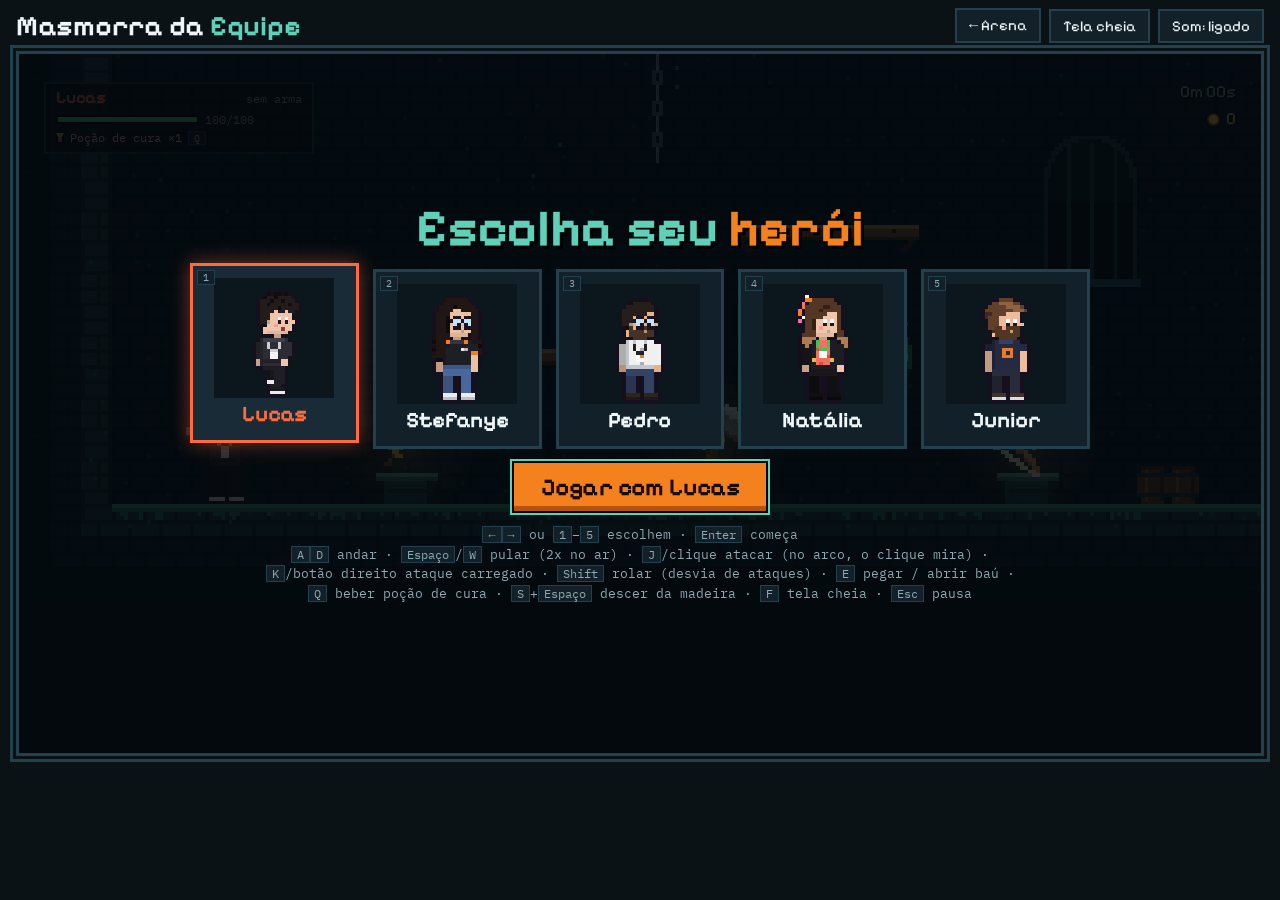
<file: deadcells/index.html>
<!doctype html>
<html lang="pt-BR">
<head>
<meta charset="utf-8">
<meta name="viewport" content="width=device-width, initial-scale=1">
<title>Masmorra da Equipe</title>
<link rel="stylesheet" href="../shared/fonts.css">
<link rel="stylesheet" href="estilo.css">
</head>
<body>
<div class="wrap">
  <header>
    <h1>Masmorra da <span>Equipe</span></h1>
    <nav>
      <a class="back" href="../arena.html">← Arena</a>
      <button class="icon-btn" id="fs">Tela cheia</button>
      <button class="icon-btn" id="snd" aria-pressed="true">Som: ligado</button>
    </nav>
  </header>

  <div class="stage" id="stage">
    <canvas id="view" width="960" height="540"></canvas>
    <div class="hud" id="hud">
      <div class="plate" id="plate">
        <div class="prow"><b id="hName">Lucas</b><small id="hWeapon">sem arma</small></div>
        <div class="hprow"><div class="php" id="hpBar"><i id="hpFill"></i></div><small id="hpNum">100/100</small></div>
        <div class="pot" id="pot"></div>
      </div>
      <div class="tip" id="tip" hidden><b id="tipName"></b><span id="tipDesc"></span><div class="tstats" id="tipStats"></div><span class="theavy" id="tipHeavy"></span><span class="theavy" id="tipNote"></span><em><kbd>E</kbd> <span id="tipAct">pegar</span></em></div>
      <div class="timer" id="timer">0m 00s</div>
      <div class="testBadge" id="testBadge" hidden>Modo teste</div>
      <div class="scrollPop" id="scrollPop" hidden>
        <b>Pergaminho de Poder</b>
        <span class="sline">Vida máxima +20% <i id="scrollHp"></i></span>
        <span class="sline">Dano ×1,5 <i id="scrollDmg"></i></span>
        <small>o poder é do herói: vale para qualquer arma</small>
      </div>
      <div class="coins" id="coins"><b></b><span id="coinN">0</span></div>
      <div class="overlay" id="titleScreen">
        <h2>Escolha seu <span>herói</span></h2>
        <div class="picks" id="picks"></div>
        <button id="startBtn">Jogar</button>
        <p class="dim pickHint"><kbd>←</kbd><kbd>→</kbd> ou <kbd>1</kbd>–<kbd>5</kbd> escolhem · <kbd>Enter</kbd> começa<br><kbd>A</kbd><kbd>D</kbd> andar · <kbd>Espaço</kbd>/<kbd>W</kbd> pular (2x no ar) · <kbd>J</kbd>/clique atacar (no arco, o clique mira) · <kbd>K</kbd>/botão direito ataque carregado · <kbd>Shift</kbd> rolar (desvia de ataques) · <kbd>E</kbd> pegar / abrir baú · <kbd>Q</kbd> beber poção de cura · <kbd>S</kbd>+<kbd>Espaço</kbd> descer da madeira · <kbd>F</kbd> tela cheia · <kbd>Esc</kbd> pausa</p>
      </div>
      <div class="overlay" id="pauseScreen" hidden>
        <h2>Pausado</h2>
        <div class="row"><button id="resumeBtn">Continuar</button><button class="ghost" id="restartBtn">Recomeçar</button><button class="ghost" id="pauseHeroBtn">Trocar herói</button><button class="ghost test" id="testBtn">Teste</button></div>
        <p class="dim"><kbd>Esc</kbd> volta ao jogo</p>
      </div>
      <div class="overlay" id="testScreen" hidden>
        <h2>Ambiente de <span>teste</span></h2>
        <p class="dim">Escolha para onde ir. Você leva a arma atual e tem moedas infinitas nas lojas.</p>
        <p class="tlabel">Biomas</p>
        <div class="row" id="testBiomes"></div>
        <p class="tlabel">Lojas</p>
        <div class="row" id="testShops"></div>
        <div class="row"><button class="ghost" id="testBackBtn">Voltar</button></div>
        <p class="dim"><kbd>Esc</kbd> volta ao menu</p>
      </div>
      <div class="overlay" id="deadScreen" hidden>
        <h2>Você <span>caiu</span></h2>
        <p class="dim">Os bugs venceram desta vez (<span id="deadWhere"></span>). Moedas perdidas: <b id="deadCoins">0</b></p>
        <p class="dim">Morreu, volta do início: a partida recomeça na Fase 1.</p>
        <div class="row"><button id="retryBtn">Tentar de novo</button><button class="ghost" id="deadHeroBtn">Trocar herói</button></div>
      </div>
      <div class="overlay" id="winScreen" hidden>
        <h2>Fase 1 <span>concluída!</span></h2>
        <p class="stats">Tempo: <b id="winTime">0s</b> · Moedas: <b id="winCoins">0</b></p>
        <div class="ranks" id="winRanks"></div>
        <p class="dim" id="winNote" hidden>Modo teste: estes tempos não entram no ranking.</p>
        <p class="dim">Em breve: Ossuário, Sala Segura e o primeiro chefe.</p>
        <div class="row"><button id="againBtn">Jogar de novo</button><button class="ghost" id="winHeroBtn">Trocar herói</button></div>
      </div>
    </div>
  </div>
</div>

<!-- scripts comuns (não módulos): todos dividem o mesmo escopo global, então a ordem importa.
     Cada arquivo só usa, ao carregar, o que veio antes; o jogo começa em interface.js, o último. -->
<script src="../shared/herois.js"></script>
<script src="src/jogo/sprites.js"></script>
<script src="src/jogo/armas.js"></script>
<script src="src/motor/tela.js"></script>
<script src="src/motor/som.js"></script>
<script src="src/motor/particulas.js"></script>
<script src="src/motor/mapa.js"></script>
<!-- biomas, na ordem do jogo (é a mesma ordem do menu de teste) -->
<script src="src/biomas/masmorra.js"></script>
<script src="src/biomas/esgoto.js"></script>
<script src="src/biomas/loja.js"></script>
<script src="src/biomas/ossuario.js"></script>
<script src="src/fases.js"></script>
<script src="src/jogo/estado.js"></script>
<script src="src/jogo/heroi.js"></script>
<script src="src/jogo/inimigos.js"></script>
<script src="src/jogo/itens.js"></script>
<script src="src/jogo/obstaculos.js"></script>
<script src="src/jogo/pet.js"></script>
<script src="src/jogo/mundo.js"></script>
<script src="src/loop.js"></script>
<script src="src/desenho.js"></script>
<script src="src/interface.js"></script>
</body>
</html>
</file>
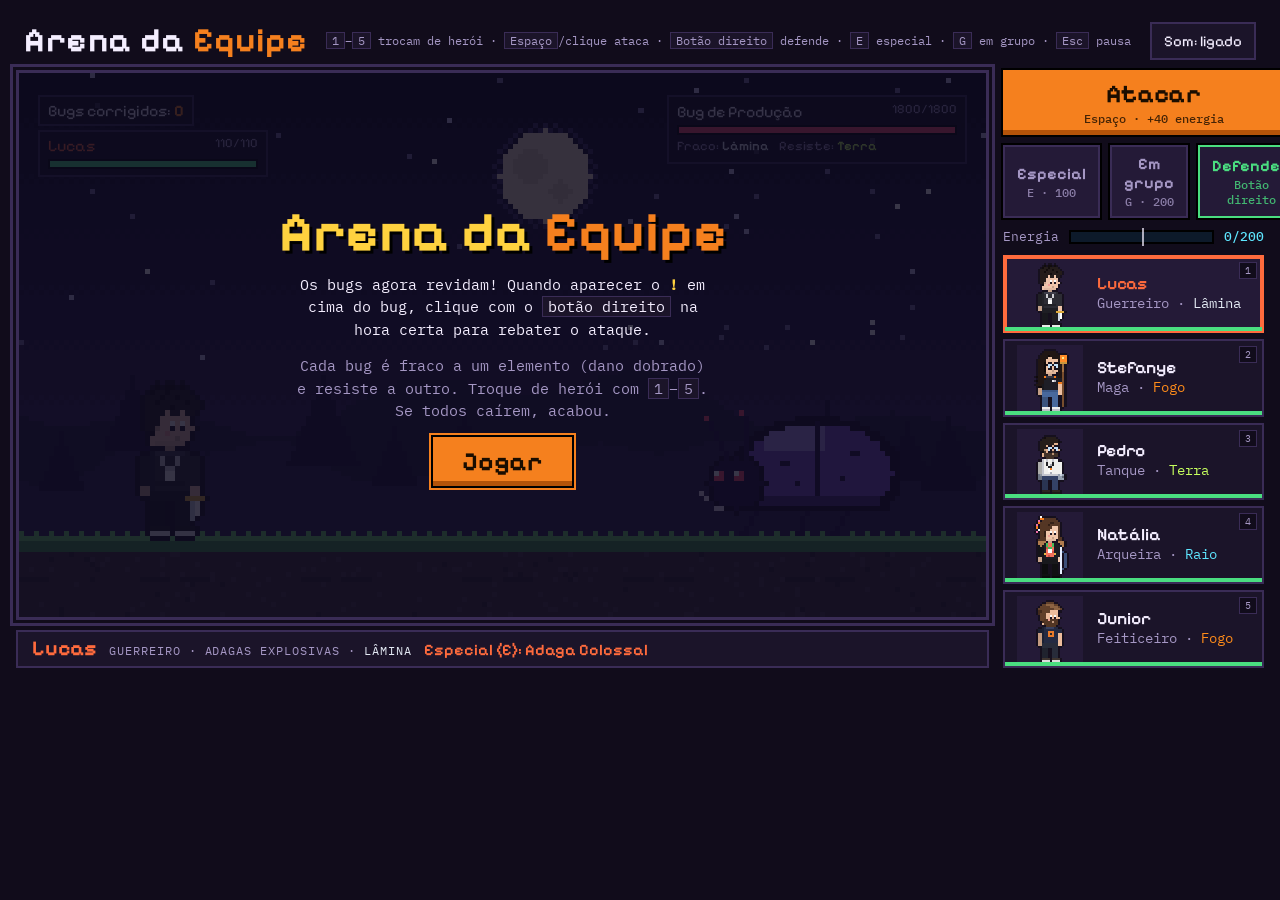
<file: arena.html>
<!doctype html>
<html lang="pt-BR">
<head>
<meta charset="utf-8">
<meta name="viewport" content="width=device-width, initial-scale=1">
<title>Arena da Equipe</title>
<link rel="stylesheet" href="shared/fonts.css">
<style>
:root{
  color-scheme: dark;
  --bg:#110c1b; --panel:#1b1429; --panel2:#241a37; --line:#3a2c56; --ink:#f4eeff; --dim:#a597c4;
  --orange:#f5801e; --hp:#ff4d6d; --hp-bg:#3a1424; --energy:#5ee6ff;
  --display:'Pixelify Sans', 'Courier New', monospace;
  --mono:'IBM Plex Mono', ui-monospace, 'Courier New', monospace;
}
*{box-sizing:border-box}
html,body{background:var(--bg);color:var(--ink)}
body{font-family:var(--mono);font-size:14px;padding-inline:16px;padding-block:20px 32px}
.wrap{max-width:1700px;margin-inline:auto;display:flex;flex-direction:column;gap:14px}
.main{display:flex;flex-direction:column;gap:14px}
.left,.side{display:flex;flex-direction:column;gap:12px;min-width:0}
.who-row{display:flex;align-items:baseline;gap:12px;flex-wrap:wrap}
header{display:flex;align-items:flex-end;justify-content:space-between;gap:12px;flex-wrap:wrap}
h1{font-family:var(--display);font-weight:700;font-size:clamp(28px,5vw,44px);line-height:1;margin:0;letter-spacing:.5px;text-wrap:balance}
h1 span{color:var(--orange)}
.sub{color:var(--dim);margin:6px 0 0;font-size:13px}
button{font:inherit;color:inherit;cursor:pointer}
button:focus-visible{outline:2px solid var(--orange);outline-offset:2px}
.icon-btn{background:var(--panel);border:2px solid var(--line);padding:8px 12px;font-family:var(--display);font-size:15px}
.icon-btn[aria-pressed="false"]{color:var(--dim)}

.stage{position:relative;border:3px solid var(--line);background:#0d0a1f;box-shadow:0 0 0 3px var(--bg),0 0 0 6px var(--line);line-height:0;cursor:crosshair;user-select:none;-webkit-user-select:none;touch-action:manipulation;overflow:hidden}
.stage canvas{width:100%;height:auto;display:block;image-rendering:pixelated;image-rendering:crisp-edges;aspect-ratio:16/9}
.hud{position:absolute;inset:0;pointer-events:none;line-height:1.2;font-family:var(--display)}
.lhud{position:absolute;left:2%;top:4%;display:flex;flex-direction:column;align-items:flex-start;gap:4px;width:min(34%,230px)}
.score{font-size:clamp(11px,1.8vw,16px);background:rgba(17,12,27,.7);padding:4px 8px;border:2px solid var(--line)}
.heroplate{width:100%;background:rgba(17,12,27,.7);padding:4px 8px 6px;border:2px solid var(--line)}
.heroplate .bugname span{color:var(--c)}
.heroplate .hpbar i{background:#4ade80}
.weak{display:flex;gap:10px;flex-wrap:wrap;margin-top:4px;font-size:clamp(9px,1.3vw,13px);color:var(--dim)}
.weak b{font-weight:600}
.score b{color:var(--orange);font-variant-numeric:tabular-nums}
.bugplate{position:absolute;right:2%;top:4%;width:min(42%,300px);background:rgba(17,12,27,.7);padding:5px 8px 7px;border:2px solid var(--line)}
.bugname{display:flex;justify-content:space-between;gap:8px;font-size:clamp(11px,1.8vw,16px)}
.bugname small{color:var(--dim);font-size:.8em;font-variant-numeric:tabular-nums}
.hpbar{margin-top:4px;height:clamp(6px,1.2vw,10px);background:var(--hp-bg);border:2px solid #000;position:relative}
.hpbar i{position:absolute;inset:0;background:var(--hp);transform-origin:left;transition:transform .25s steps(6)}
.hpbar em{position:absolute;inset:0;background:#fff;transform-origin:left;transition:transform .6s .25s}
.dmg{position:absolute;font-family:var(--display);font-weight:700;font-size:clamp(14px,2.8vw,26px);transform:translate(-50%,-50%);text-shadow:2px 2px 0 #000,-2px 2px 0 #000,2px -2px 0 #000,-2px -2px 0 #000;animation:rise .9s steps(12) forwards;white-space:nowrap}
.dmg.big{font-size:clamp(18px,3.6vw,34px)}
.dmg.sm{font-size:clamp(10px,1.8vw,16px)}
.dmg.tag{font-size:clamp(9px,1.5vw,14px);letter-spacing:.06em;white-space:nowrap}
.overlay{position:absolute;inset:0;display:flex;flex-direction:column;align-items:center;justify-content:center;gap:clamp(6px,1.4vw,14px);padding:16px;text-align:center;background:rgba(13,10,31,.82);pointer-events:auto;cursor:default}
.overlay[hidden]{display:none}
.banner.out{animation:bannerOut .3s steps(5) forwards}
@keyframes bannerOut{from{opacity:1;transform:translate(-50%,-50%)}to{opacity:0;transform:translate(-50%,-70%)}}
.overlay .row{display:flex;gap:10px;flex-wrap:wrap;justify-content:center}
.overlay button.ghost{background:var(--panel2);color:var(--ink);box-shadow:inset 0 -5px 0 #120c1e,0 0 0 2px var(--line)}
.cards{display:grid;grid-template-columns:repeat(3,minmax(0,1fr));gap:clamp(6px,1.4vw,14px);width:min(100%,640px)}
.overlay button.card{position:relative;display:flex;flex-direction:column;align-items:center;gap:.35em;padding:clamp(8px,1.4vw,14px) clamp(6px,1vw,12px) clamp(10px,1.6vw,16px);background:var(--panel);color:var(--ink);border:3px solid var(--k,var(--line));box-shadow:inset 0 -5px 0 rgba(0,0,0,.35),0 0 0 2px #000;font-size:inherit;text-align:center;animation:deal .35s steps(5) both}
.overlay button.card:nth-child(2){animation-delay:.08s}.overlay button.card:nth-child(3){animation-delay:.16s}
.overlay button.card:hover,.overlay button.card:focus-visible{transform:translateY(-4px);background:var(--panel2)}
.card kbd{position:absolute;top:4px;left:4px;font-size:10px}
.card .kick{font-family:var(--mono);font-weight:500;font-size:clamp(8px,1.1vw,11px);letter-spacing:.12em;text-transform:uppercase;color:var(--k,var(--dim))}
.card .ico{font-size:clamp(20px,3.6vw,34px);line-height:1;color:var(--k,var(--ink))}
.card .ttl{font-family:var(--mono);font-weight:500;font-size:clamp(11px,1.6vw,16px);line-height:1.25}
.card .num{display:block;font-family:var(--mono);font-weight:500;font-size:1.7em;line-height:1.1;color:var(--k);letter-spacing:-.02em}
.card .dsc .n{color:var(--ink);font-weight:500}
.overlay button.card.gold .dsc .n{color:#fff3c4}
.card .dsc{font-family:var(--mono);font-weight:400;font-size:clamp(9px,1.2vw,12px);line-height:1.4;color:var(--dim)}
.overlay button.card.gold{--k:#ffd23f;background:linear-gradient(160deg,#5a3d06,#2b1d05 55%,#5a3d06);color:#fff3c4;box-shadow:inset 0 -5px 0 rgba(0,0,0,.35),0 0 0 2px #000,0 0 18px rgba(255,210,63,.55)}
.overlay button.card.gold .dsc{color:#f5dfa0}
.overlay button.card.gold::after{content:"";position:absolute;inset:0;background:linear-gradient(110deg,transparent 35%,rgba(255,255,255,.35) 50%,transparent 65%);background-size:250% 100%;animation:shine 2.2s steps(22) infinite;pointer-events:none}
@keyframes shine{0%{background-position:150% 0}100%{background-position:-100% 0}}
@keyframes deal{0%{opacity:0;transform:translateY(20px) rotate(-4deg)}100%{opacity:1;transform:none}}
.combo{font-size:clamp(11px,1.8vw,16px);background:rgba(17,12,27,.7);padding:2px 8px;border:2px solid var(--line);color:#ffd23f}
.combo[hidden]{display:none}
.combo small{color:var(--dim);font-size:.8em}
.ability{margin-top:3px;font-size:clamp(9px,1.25vw,12px);color:#ffb3c1;font-family:var(--mono)}
.ability:empty{display:none}
.bugplate.boss{border-color:#ff4d6d;box-shadow:0 0 0 2px #000,0 0 14px rgba(255,77,109,.5)}
.bugplate.boss .bugname span::before{content:"CHEFE · ";color:#ff4d6d}
.hero.twin{box-shadow:0 0 0 2px #ffd23f inset}
.hero.twin .nm::after{content:" ×2";color:#ffd23f}
.overlay h2{margin:0;font-size:clamp(22px,5.5vw,56px);line-height:1;color:#ffd23f;text-shadow:3px 3px 0 #000}
.overlay h2 span{color:var(--orange)}
.overlay p{margin:0;font-family:var(--mono);font-size:clamp(10px,1.5vw,15px);color:var(--ink);max-width:46ch;line-height:1.5}
.overlay p.dim{color:var(--dim)}
.overlay kbd{font-family:var(--mono);background:var(--panel);border:1px solid var(--line);padding:0 5px}
.overlay .stats{font-family:var(--display);font-size:clamp(14px,2.6vw,24px)}
.overlay .stats b{color:var(--orange)}
.overlay button{font-family:var(--display);font-weight:700;font-size:clamp(16px,2.8vw,26px);background:var(--orange);color:#1a0d00;border:none;padding:.35em 1.1em;box-shadow:inset 0 -5px 0 #b45309,0 0 0 2px #000}
.overlay button:active{transform:translateY(2px);box-shadow:inset 0 -2px 0 #b45309,0 0 0 2px #000}
@keyframes rise{0%{transform:translate(-50%,-30%) scale(.6)}20%{transform:translate(-50%,-90%) scale(1.15)}100%{transform:translate(-50%,-220%) scale(1);opacity:0}}
.banner{position:absolute;left:50%;top:44%;transform:translate(-50%,-50%);font-size:clamp(20px,5vw,48px);font-weight:700;color:#ffd23f;text-shadow:3px 3px 0 #000,-3px 3px 0 #000,3px -3px 0 #000,-3px -3px 0 #000;animation:pop 4s steps(40) forwards;white-space:nowrap;text-align:center;background:rgba(13,10,31,.72);padding:.35em .7em .45em;border:3px solid #ffd23f;box-shadow:0 0 0 3px #000}
.banner small{display:block;font-size:.42em;color:var(--ink);margin-top:6px;text-shadow:2px 2px 0 #000}
@keyframes pop{0%{transform:translate(-50%,-50%) scale(.3)}6%{transform:translate(-50%,-50%) scale(1.1)}10%,88%{transform:translate(-50%,-50%) scale(1);opacity:1}100%{transform:translate(-50%,-60%) scale(1);opacity:0}}
.cutin{position:absolute;left:0;right:0;top:26%;padding:.4em 0 .5em;text-align:center;color:#0d0a1f;background:linear-gradient(90deg,transparent 0,var(--c) 14%,var(--c) 86%,transparent 100%);animation:cut 1.4s steps(14) forwards;border-block:3px solid #0d0a1f}
.cutin span{display:block;font-size:clamp(9px,1.5vw,13px);letter-spacing:.18em;text-transform:uppercase;font-weight:600}
.cutin b{display:block;font-size:clamp(18px,4.4vw,40px);line-height:1.05}
@keyframes cut{0%{transform:scaleY(0) translateX(-8%)}8%{transform:scaleY(1) translateX(0)}80%{opacity:1;transform:translateX(0)}100%{opacity:0;transform:translateX(6%)}}

.bar{display:flex;gap:12px;align-items:stretch;flex-wrap:wrap}
.info{flex:1 1 360px;background:var(--panel);border:2px solid var(--line);padding:12px 14px;display:flex;flex-direction:column;gap:6px}
.info .who{font-family:var(--display);font-size:24px;font-weight:700;line-height:1.1}
.info .cls{color:var(--dim);font-size:12px;letter-spacing:.08em;text-transform:uppercase}
.info p{margin:0;line-height:1.5}
.info p b{font-family:var(--display);font-weight:600;font-size:15px}
#infoSp{min-width:0;overflow:hidden;text-overflow:ellipsis;white-space:nowrap}
.energy{display:grid;grid-template-columns:auto 1fr auto;gap:10px;align-items:center;font-size:12px;color:var(--dim)}
.energy strong{color:var(--energy);font-variant-numeric:tabular-nums;font-weight:500}
.emeter{height:12px;background:#0d1a2a;border:2px solid #000;position:relative}
.emeter i{position:absolute;inset:0;background:var(--energy);transform-origin:left;transform:scaleX(0);transition:transform .3s steps(8)}
.emeter::after{content:"";position:absolute;left:50%;top:-4px;bottom:-4px;width:2px;background:var(--ink);opacity:.7}
.actions{display:grid;grid-template-columns:1fr 1fr 1fr;gap:10px}
.actions button{border:none;font-family:var(--display);font-weight:700;display:flex;flex-direction:column;align-items:center;justify-content:center;gap:2px;padding:10px 12px;box-shadow:0 0 0 2px #000}
.actions button small{font-family:var(--mono);font-size:11px;font-weight:500;opacity:.8}
.atk{grid-column:1/-1;background:var(--orange);color:#1a0d00;box-shadow:inset 0 -5px 0 #b45309,0 0 0 2px #000 !important;font-size:26px}
.atk:active{box-shadow:inset 0 -2px 0 #b45309,0 0 0 2px #000 !important;transform:translateY(2px)}
.sp,.grp,.def{font-size:17px;background:var(--panel2);color:var(--ink);border:2px solid var(--line) !important}
.sp{--k:var(--c)}.grp{--k:var(--orange)}.def{--k:#4ade80}
.def.ready{border-color:var(--k) !important;color:var(--k)}
.def:disabled{cursor:not-allowed;color:var(--dim)}
.hero .hhp{position:absolute;left:0;right:0;bottom:0;height:4px;background:var(--hp-bg)}
.hero .hhp i{position:absolute;inset:0;background:#4ade80;transform-origin:left;transition:transform .25s steps(6)}
.hero.ko{opacity:.45;cursor:not-allowed}
.hero.ko canvas{filter:grayscale(1)}
.hero.ko::after{content:"KO";position:absolute;inset:0;display:grid;place-items:center;font-family:var(--display);font-weight:700;font-size:22px;color:var(--hp);text-shadow:2px 2px 0 #000}
.sp.ready,.grp.ready{border-color:var(--k) !important;color:var(--k);animation:ready 1s steps(2) infinite}
.sp:disabled,.grp:disabled{cursor:not-allowed;color:var(--dim)}
@keyframes ready{50%{background:#33254d}}

.roster{display:grid;grid-template-columns:repeat(5,minmax(0,1fr));gap:10px}
.hero{position:relative;background:var(--panel);border:2px solid var(--line);padding:8px 6px 10px;display:flex;flex-direction:column;align-items:center;gap:6px;transition:transform .1s}
.hero:hover{transform:translateY(-2px)}
.hero canvas{width:100%;max-width:112px;aspect-ratio:1;image-rendering:pixelated;image-rendering:crisp-edges;background:var(--panel2)}
.hero .nm{font-family:var(--display);font-size:17px;font-weight:600}
.hero .cl{font-size:11px;color:var(--dim)}
.hero kbd{position:absolute;top:6px;left:6px;font-family:var(--mono);font-size:10px;background:var(--bg);border:1px solid var(--line);padding:1px 5px;color:var(--dim)}
.hero[aria-pressed="true"]{border-color:var(--c);background:var(--panel2);box-shadow:0 0 0 2px var(--c) inset}
.hero[aria-pressed="true"] .nm{color:var(--c)}
.hint{color:var(--dim);font-size:12px;margin:6px 0 0;line-height:1.8}
.hint kbd{font-family:var(--mono);background:var(--panel);border:1px solid var(--line);padding:0 5px}
@media (min-width:900px){
  :root{--chrome:146px;--side:clamp(261px, 19.8vw, 378px)}
  body{padding-block:14px}
  .wrap{gap:10px}
  header{align-items:center;flex-wrap:nowrap}
  header h1{font-size:34px}
  header .sub{display:none}
  header .hint{flex:1;text-align:center;margin:0}
  .main{display:grid;grid-template-columns:auto var(--side);gap:14px;justify-content:center;align-items:stretch}
  .left{gap:10px;width:min(calc(100vw - 32px - 14px - var(--side)), calc((100vh - var(--chrome)) * 16 / 9), calc((100dvh - var(--chrome)) * 16 / 9));min-width:520px}
  .side{gap:10px;min-height:0}
  .actions .atk{font-size:clamp(23px,1.98vw,32px);padding-block:9px}
  .actions .sp,.actions .grp,.actions .def{font-size:clamp(15px,1.25vw,21px);padding-block:7px}
  .actions button small{font-size:12px}
  .energy{font-size:13px}.emeter{height:14px}
  .roster{flex:1 1 0;min-height:0;display:flex;flex-direction:column;gap:6px}
  .hero{flex:1 1 0;min-height:44px;display:grid;grid-template-columns:auto 1fr;grid-template-rows:1fr 1fr;align-items:center;column-gap:10px;row-gap:0;padding:4px 12px;column-gap:14px;text-align:left;overflow:hidden}
  .hero:hover{transform:translateX(-2px)}
  .hero canvas{grid-row:1/3;width:auto;height:100%;max-height:135px;min-height:40px;max-width:none}
  .hero .nm{align-self:end;font-size:clamp(16px,1.35vw,22px)}.hero .cl{align-self:start;font-size:14px}
  .hero kbd{top:5px;left:auto;right:5px}
  .info{padding:5px 14px;gap:0;flex:none;cursor:help}
  .info .who-row{flex-wrap:nowrap;min-width:0}
  .info .who{font-size:21px;flex:none}
  .info .cls{font-size:12px;flex:none}
  .info p{font-size:14px;line-height:1.3}
  .info p b{font-size:16px}
}
@media (min-width:900px) and (max-width:1400px){:root{--chrome:166px}}
@media (max-width:560px){
  .hero .cl{display:none}.hero .nm{font-size:12px;max-width:100%;overflow:hidden;text-overflow:ellipsis;white-space:nowrap}.bugname small{display:none}.bugname{font-size:11px}.hero kbd{display:none}
  .roster{gap:6px}.hero{padding:6px 3px 8px}
  .actions{flex:1 1 100%}.atk{font-size:22px}.sp,.grp,.def{font-size:14px}
}
@media (prefers-reduced-motion:reduce){.overlay button.card,.overlay button.card.gold::after{animation:none}.dmg,.cutin{animation-duration:.01s;animation-fill-mode:forwards}.banner{animation:none;opacity:1}.hero:hover{transform:none}.sp.ready,.grp.ready{animation:none}}
@media (max-width:560px){.lhud{width:min(40%,230px)}.heroplate .bugname small{display:none}}
</style>
</head>
<body>


<div class="wrap">
  <header>
    <div class="titles">
      <h1>Arena da <span>Equipe</span></h1>
      <p class="sub">Escolha um herói e acabe com os bugs.</p>
    </div>
    <p class="hint"><kbd>1</kbd>–<kbd>5</kbd> trocam de herói · <kbd>Espaço</kbd>/clique ataca · <kbd>Botão direito</kbd> defende · <kbd>E</kbd> especial · <kbd>G</kbd> em grupo · <kbd>Esc</kbd> pausa</p>
    <button class="icon-btn" id="snd" aria-pressed="true">Som: ligado</button>
  </header>

  <div class="main">
    <div class="left">
      <div class="stage" id="stage" aria-label="Palco da batalha. Clique para atacar.">
        <canvas id="view" width="960" height="540"></canvas>
        <div class="hud" id="hud">
          <div class="lhud">
            <div class="score">Bugs corrigidos: <b id="fixed">0</b></div>
            <div class="combo" id="combo" hidden></div>
            <div class="heroplate" id="heroPlate">
              <div class="bugname"><span id="hpName">Lucas</span><small id="heroHp">110/110</small></div>
              <div class="hpbar"><em id="hHpLag"></em><i id="hHpFill"></i></div>
            </div>
          </div>
          <div class="bugplate" id="bugPlate">
            <div class="bugname"><span id="bugName">Bug de Produção</span><small id="bugHp">1000/1000</small></div>
            <div class="hpbar"><em id="hpLag"></em><i id="hpFill"></i></div>
            <div class="weak" id="bugWeak"></div>
            <div class="ability" id="bugAbil"></div>
          </div>
          <div class="overlay" id="titleScreen">
            <h2>Arena da <span>Equipe</span></h2>
            <p>Os bugs agora revidam! Quando aparecer o <b style="color:#ffd23f">!</b> em cima do bug, clique com o <kbd>botão direito</kbd> na hora certa para rebater o ataque.</p>
            <p class="dim">Cada bug é fraco a um elemento (dano dobrado) e resiste a outro. Troque de herói com <kbd>1</kbd>–<kbd>5</kbd>. Se todos caírem, acabou.</p>
            <button id="startBtn">Jogar</button>
          </div>
          <div class="overlay" id="cardScreen" hidden>
            <h2 style="font-size:clamp(18px,4vw,40px)">Escolha uma <span>melhoria</span></h2>
            <div class="cards" id="cards"></div>
            <p class="dim">Clique numa carta ou aperte <kbd>1</kbd> <kbd>2</kbd> <kbd>3</kbd></p>
          </div>
          <div class="overlay" id="pauseScreen" hidden>
            <h2>Pausado</h2>
            <p class="dim" id="pauseInfo"></p>
            <div class="row"><button id="resumeBtn">Continuar</button><button class="ghost" id="restartBtn">Recomeçar</button></div>
            <p class="dim"><kbd>Esc</kbd> volta ao jogo</p>
          </div>
          <div class="overlay" id="overScreen" hidden>
            <h2>Fim de expediente</h2>
            <p class="stats">Bugs corrigidos: <b id="overFixed">0</b> · Recorde: <b id="overBest">0</b></p>
            <p class="dim" id="overMsg"></p>
            <button id="againBtn">Jogar de novo</button>
          </div>
        </div>
      </div>
      <div class="info" id="info">
        <div class="who-row"><div class="who" id="infoName">Lucas</div><div class="cls" id="infoCls">Guerreiro · Adagas Explosivas</div><p id="infoSp"></p></div>
      </div>
    </div>

    <div class="side">
      <div class="actions" id="actions">
        <button class="atk" id="atk">Atacar<small>Espaço · +40 energia</small></button>
        <button class="sp" id="sp" disabled>Especial<small>E · 100</small></button>
        <button class="grp" id="grp" disabled>Em grupo<small>G · 200</small></button>
        <button class="def ready" id="def">Defender<small>Botão direito</small></button>
      </div>
      <div class="energy"><span>Energia</span><div class="emeter" aria-hidden="true"><i id="eFill"></i></div><strong id="eTxt">0/200</strong></div>
      <div class="roster" id="roster"></div>
    </div>
  </div>
</div>

<script src="shared/herois.js"></script>
<script>
(() => {
const W = 192, H = 108, GY = 92;
const HX = 14, HY = GY - 32;
const BX = 130;
const EMAX = 200, GRP_COST = 200;
const GX = [-8, 10, 28, 46, 64];
const REDUCED = matchMedia('(prefers-reduced-motion: reduce)').matches;

const DESC = {
  lucas: 'Arremessa três adagas que explodem ao atingir o alvo.',
  stefanye: 'Ergue o cajado e invoca três pássaros de fogo que mergulham no inimigo.',
  pedro: 'Soca o chão e abre uma trilha de rochas até o inimigo, com pedras voando junto.',
  natalia: 'Carrega uma flecha elétrica que, ao acertar, chama um raio do céu.',
  junior: 'Concentra o fogo nas mãos e lança duas bolas de fogo em sequência.',
};
const SPDESC = {
  lucas: ['Adaga Colossal', 'Invoca uma adaga gigante que crava no inimigo e espalha cinco bombas.'],
  stefanye: ['Fênix Flamejante', 'Invoca um pássaro de fogo gigante que cospe chamas e depois mergulha no inimigo.'],
  pedro: ['Chuva de Meteoros Ácidos', 'Escurece o céu e faz chover meteoros ácidos que corroem o inimigo.'],
  natalia: ['Tempestade de Raios', 'Atira uma flecha no céu e forma uma nuvem que despeja raios na cabeça do inimigo.'],
  junior: ['Inferno Triplo', 'Lança três bolas de fogo enormes e depois mais cinco do tamanho normal.'],
};
const BUGS = [
  { name: 'Bug de Produção', shell: '#7b4fc9', hi: '#b197f5', dark: '#24123f', belly: '#4a2f7d', eye: '#ff4d6d', weak: 'lamina', res: 'terra', kind: 'basic' },
  { name: 'Link Quebrado', shell: '#3e9e5a', hi: '#86e39a', dark: '#0f2e1b', belly: '#2b6a3e', eye: '#ffd23f', weak: 'fogo', res: 'raio', kind: 'shield' },
  { name: 'Arquivo Corrompido', shell: '#c9413b', hi: '#f59a7a', dark: '#360d0d', belly: '#852a26', eye: '#fff176', weak: 'raio', res: 'fogo', kind: 'shuffle' },
  { name: 'Prazo Estourado', shell: '#2f7fb8', hi: '#86c8f0', dark: '#0c2438', belly: '#1f5579', eye: '#ff8c1a', weak: 'terra', res: 'lamina', kind: 'timer' },
  { name: 'Erro 404', shell: '#b8862f', hi: '#f0cf7a', dark: '#352408', belly: '#7a5a1c', eye: '#5ee6ff', weak: 'raio', res: 'lamina', kind: 'hide' },
];
// bosses: every 3rd bug, drawn at 2x, two phases, each with one of the bug abilities
const BOSSES = [
  { name: 'Soninho Pós Almoço', shell: '#7c6bc4', hi: '#c3b8f5', dark: '#1d163d', belly: '#4b3f8a', eye: '#ffd23f', weak: 'raio', res: 'terra', kind: 'timer' },
  { name: 'Moodle fora do Ar', shell: '#e8590c', hi: '#ffb27a', dark: '#3d1604', belly: '#9c3a07', eye: '#5ee6ff', weak: 'lamina', res: 'raio', kind: 'hide' },
  { name: 'Café Queimado', shell: '#7a4a2a', hi: '#c49a6c', dark: '#24140a', belly: '#4f2e18', eye: '#ff8c1a', weak: 'terra', res: 'fogo', kind: 'shuffle' },
  { name: 'Ar Condicionado no 16', shell: '#4dabf7', hi: '#d0ebff', dark: '#0b2a45', belly: '#1c6fb0', eye: '#ffffff', weak: 'fogo', res: 'lamina', kind: 'shield' },
];
const ABIL = {
  basic: '',
  shield: 'Cria um escudo de correntes ao perder vida',
  shuffle: 'Embaralha fraqueza e resistência',
  timer: 'Se o prazo zerar, se cura',
  hide: 'Some de vez em quando (ataques erram)',
};
const isBossLevel = l => (l + 1) % 3 === 0;
const TWIN_LAG = 10;
const freshMods = () => ({ el: { fogo: 1, raio: 1, terra: 1, lamina: 1 }, spCost: 100, atkGain: 40, dot: 1, guard: 1, parry: 1, hp: 1, comboMax: .5, startE: 0, twin: {}, taken: 0 });
// elements: weakness = 2x damage, resistance = 0.5x
const ELEMS = {
  fogo: { nm: 'Fogo', c: '#ff8c1a' },
  raio: { nm: 'Raio', c: '#5ee6ff' },
  terra: { nm: 'Terra', c: '#c6ff5e' },
  lamina: { nm: 'Lâmina', c: '#e3e9f3' },
};
const HERO_EL = { lucas: 'lamina', stefanye: 'fogo', pedro: 'terra', natalia: 'raio', junior: 'fogo' };
const HMAX = { lucas: 110, stefanye: 85, pedro: 130, natalia: 90, junior: 95 };
const GUARD_WIN = 18, GUARD_CD = 42, WIND = 48, PARRY_GAIN = 30;
const FIRE = ['#fff6c2', '#ffd23f', '#ff8c1a', '#e8431f', '#7a2a2a'];
const ELEC = ['#ffffff', '#c8f8ff', '#5ee6ff', '#2f8cff', '#26306e'];
const ROCK = ['#d8cdbf', '#a8998a', '#7d6e62', '#54483f'];
const SMOKE = ['#d9d2e6', '#9d93b0', '#6a6079', '#4b435a'];
const ACID = ['#f4ffd0', '#c6ff5e', '#7ee03a', '#3f9e2a', '#1f4d18'];
const TEAM = ['#ff6b3d', '#ffa52e', '#c9a36b', '#5ee6ff', '#ff4a2e'];

const rand = (a, b) => a + Math.random() * (b - a);
const irand = (a, b) => Math.floor(rand(a, b + 1));

// ---------- canvases
const low = document.createElement('canvas'); low.width = W; low.height = H;
const lc = low.getContext('2d');
const view = document.getElementById('view'); const vc = view.getContext('2d');
const stageEl = document.getElementById('stage'); const hud = document.getElementById('hud');

function resize() {
  const r = view.getBoundingClientRect();
  const dpr = Math.min(window.devicePixelRatio || 1, 3);
  view.width = Math.max(W, Math.round(r.width * dpr));
  view.height = Math.round(view.width * H / W);
}
addEventListener('resize', resize);

const P = (x, y, c) => { lc.fillStyle = c; lc.fillRect(Math.round(x), Math.round(y), 1, 1); };
const R = (x, y, w, h, c) => { lc.fillStyle = c; lc.fillRect(Math.round(x), Math.round(y), w, h); };
function disc(cx, cy, r, c) {
  if (r <= 0) return; lc.fillStyle = c;
  for (let y = -Math.floor(r); y <= r; y++) {
    const w = Math.floor(Math.sqrt(Math.max(0, r * r - y * y)));
    lc.fillRect(Math.round(cx) - w, Math.round(cy) + y, w * 2 + 1, 1);
  }
}
function ring(cx, cy, r, c) {
  lc.fillStyle = c;
  const n = Math.max(12, Math.floor(r * 6));
  for (let i = 0; i < n; i++) { const a = i / n * Math.PI * 2; lc.fillRect(Math.round(cx + Math.cos(a) * r), Math.round(cy + Math.sin(a) * r), 1, 1); }
}
function pline(x0, y0, x1, y1, c, th = 1) {
  const n = Math.max(Math.abs(x1 - x0), Math.abs(y1 - y0), 1);
  lc.fillStyle = c;
  for (let i = 0; i <= n; i++) lc.fillRect(Math.round(x0 + (x1 - x0) * i / n), Math.round(y0 + (y1 - y0) * i / n), th, th);
}

// ---------- background (pre-rendered)
const bg = document.createElement('canvas'); bg.width = W; bg.height = H;
const STARS = [];
(function buildBg() {
  const b = bg.getContext('2d');
  const bands = ['#0b0819', '#100b22', '#150e2b', '#1b1234', '#22163d', '#2a1a45', '#34204e'];
  const bh = 11;
  for (let y = 0; y < GY; y++) {
    const i = Math.min(bands.length - 1, Math.floor(y / bh));
    const j = Math.min(bands.length - 1, i + 1);
    for (let x = 0; x < W; x++) {
      const edge = y % bh >= bh - 2 && (x + y) % 2 === 0;
      b.fillStyle = edge ? bands[j] : bands[i]; b.fillRect(x, y, 1, 1);
    }
  }
  let seed = 7; const rnd = () => (seed = (seed * 16807) % 2147483647) / 2147483647;
  for (let i = 0; i < 55; i++) {
    const x = Math.floor(rnd() * W), y = Math.floor(rnd() * 58), v = rnd();
    STARS.push({ x, y, v, p: Math.floor(rnd() * 90) });
    b.fillStyle = v > .8 ? '#ffffff' : v > .5 ? '#c9c0e8' : '#7d72a3'; b.fillRect(x, y, 1, 1);
  }
  // moon
  const mx = 104, my = 20;
  for (let y = -10; y <= 10; y++) for (let x = -10; x <= 10; x++) {
    const d = x * x + y * y;
    if (d <= 81) { b.fillStyle = (x + 3) * (x + 3) + (y + 2) * (y + 2) < 12 || (x - 3) * (x - 3) + (y - 3) * (y - 3) < 5 ? '#dccfb0' : '#f3e6c8'; b.fillRect(mx + x, my + y, 1, 1); }
    else if (d <= 110 && (x + y) % 2 === 0) { b.fillStyle = '#3a2a58'; b.fillRect(mx + x, my + y, 1, 1); }
  }
  // far hills
  for (let x = 0; x < W; x++) {
    const h = Math.floor(66 + 5 * Math.sin(x * .045) + 3 * Math.sin(x * .13 + 1));
    b.fillStyle = '#231a3a'; b.fillRect(x, h, 1, GY - h);
  }
  // near hills + pines
  for (let x = 0; x < W; x++) {
    const h = Math.floor(78 + 4 * Math.sin(x * .07 + 2) + 2 * Math.sin(x * .21));
    b.fillStyle = '#2d2146'; b.fillRect(x, h, 1, GY - h);
  }
  [8, 22, 60, 74, 88, 160, 176, 184].forEach((px, k) => {
    const base = Math.floor(78 + 4 * Math.sin(px * .07 + 2) + 2 * Math.sin(px * .21)) + 1;
    const th = 12 + (k % 3) * 3;
    for (let i = 0; i < th; i++) { const w = Math.floor(i / 2.4); b.fillStyle = '#1a1230'; b.fillRect(px - w, base - th + i, w * 2 + 1, 1); }
  });
  // ground
  b.fillStyle = '#6ccf62'; b.fillRect(0, GY, W, 1);
  b.fillStyle = '#3f8f45'; b.fillRect(0, GY + 1, W, 2);
  for (let x = 0; x < W; x += 3) { b.fillStyle = '#6ccf62'; b.fillRect(x, GY - 1, 1, 1); }
  b.fillStyle = '#3b2a33'; b.fillRect(0, GY + 3, W, H - GY - 3);
  for (let y = GY + 3; y < H; y++) for (let x = 0; x < W; x++) {
    const r = rnd();
    if (r < .05) { b.fillStyle = '#4a3640'; b.fillRect(x, y, 1, 1); }
    else if (r < .07) { b.fillStyle = '#2c1f27'; b.fillRect(x, y, 1, 1); }
  }
  for (let x = 0; x < W; x += 16) { b.fillStyle = '#2c1f27'; b.fillRect(x + ((x / 16) % 2) * 8, GY + 8, 6, 1); }
})();


// ---------- state
const mkActor = (ci, x) => ({ ci, x, yoff: 0, vy: 0, pose: 'idle', charging: null, aura: false, guard: 0, guardCd: 0, hurt: 0, ko: false, parried: 0 });
let heroIdx = 0, T = 0;
const main = mkActor(0, HX);
let actors = [main];
let acts = [], group = null, queued = null, pendingSel = null;
let parts = [], projs = [], fx = [], timers = [];
let shake = 0, flash = 0;
const tint = { col: '0,0,0', v: 0, target: 0 };
let energy = 0, fixedCount = 0;
let mods = freshMods(), combo = 0, comboT = 0, pausedFrom = null;
const hmax = i => Math.round(HMAX[CHARS[i].id] * mods.hp);
let mode = 'title', heroHp = CHARS.map((c, i) => hmax(i)), groupScale = 1;
const twin = mkActor(0, HX);
const alive = i => heroHp[i] > 0;
function nextAlive(from, dir = 1) {
  for (let k = 1; k <= CHARS.length; k++) { const i = ((from + dir * k) % CHARS.length + CHARS.length) % CHARS.length; if (alive(i)) return i; }
  return -1;
}
let bug;
const hero = () => CHARS[heroIdx];
const busy = () => acts.length > 0 || !!group || main.yoff < 0;

function newBug(level) {
  const boss = isBossLevel(level);
  const nb = Math.floor((level + 1) / 3);
  const pal = { ...(boss ? BOSSES[(nb - 1) % BOSSES.length] : BUGS[(level - nb) % BUGS.length]) };
  const max = Math.round((1800 + level * 300) * (boss ? 2.4 : 1));
  bug = { level, pal, boss, phase: 1, max, hp: max, kb: 0, jy: 0, jvy: 0, flash: 0, stun: 0, burn: 0, acid: 0, dead: false, enter: 70, atkCd: bugCooldown(level) + 60, wind: 0, tagCd: 0,
    shield: 0, shieldMax: 0, shieldSteps: 0, hidden: 0, hideCd: 240, deadline: 20 * 60, shuffleCd: 8 * 60 };
  document.getElementById('bugName').textContent = pal.name;
  document.getElementById('bugPlate').classList.toggle('boss', boss);
  renderWeak();
  updateHp(true);
  if (boss && mode === 'play') later(30, () => { cutin('Chefe se aproxima', pal.name, '#ff4d6d'); tone(110, .6, 'sawtooth', .07, -30); tone(82, .9, 'square', .05, -20, .3); });
}
function renderWeak() {
  const w = ELEMS[bug.pal.weak], r = ELEMS[bug.pal.res];
  document.getElementById('bugWeak').innerHTML = `<span>Fraco: <b style="color:${w.c}">${w.nm}</b></span><span>Resiste: <b style="color:${r.c}">${r.nm}</b></span>`;
  renderAbil();
}
function renderAbil() {
  let t = ABIL[bug.pal.kind];
  if (bug.pal.kind === 'timer') t = `Prazo: ${Math.ceil(bug.deadline / 60)}s — se zerar, se cura`;
  if (bug.pal.kind === 'shield' && bug.shield > 0) t = `Escudo: ${Math.ceil(bug.shield)}`;
  if (bug.pal.kind === 'hide' && bug.hidden > 0) t = 'Não encontrado! Espere ele voltar';
  if (bug.boss && bug.phase === 2) t = (t ? t + ' · ' : '') + 'Enfurecido';
  const el = document.getElementById('bugAbil');
  if (el.textContent !== t) el.textContent = t;
}

function bugCooldown(level) {
  const base = Math.max(140, 290 - level * 14) + irand(-50, 50);
  return bug && bug.boss && bug.phase === 2 ? Math.round(base * .65) : base;
}

// ---------- audio
let AC = null, soundOn = true;
function ac() {
  if (!soundOn) return null;
  if (!AC) { try { AC = new (window.AudioContext || window.webkitAudioContext)(); } catch (e) { return null; } }
  if (AC.state === 'suspended') AC.resume().catch(() => {});
  return AC;
}
function tone(f, dur, type = 'square', vol = .06, slide = 0, delay = 0) {
  const a = ac(); if (!a) return;
  const t = a.currentTime + delay, o = a.createOscillator(), g = a.createGain();
  o.type = type; o.frequency.setValueAtTime(f, t);
  if (slide) o.frequency.exponentialRampToValueAtTime(Math.max(30, f + slide), t + dur);
  g.gain.setValueAtTime(vol, t); g.gain.exponentialRampToValueAtTime(.0001, t + dur);
  o.connect(g).connect(a.destination); o.start(t); o.stop(t + dur + .02);
}
let noiseBuf = null;
function noise(dur, vol = .2, freq = 1200, delay = 0) {
  const a = ac(); if (!a) return;
  if (!noiseBuf) { noiseBuf = a.createBuffer(1, a.sampleRate, a.sampleRate); const d = noiseBuf.getChannelData(0); for (let i = 0; i < d.length; i++) d[i] = Math.random() * 2 - 1; }
  const t = a.currentTime + delay, s = a.createBufferSource(), f = a.createBiquadFilter(), g = a.createGain();
  s.buffer = noiseBuf; f.type = 'lowpass'; f.frequency.setValueAtTime(freq, t); f.frequency.exponentialRampToValueAtTime(Math.max(60, freq * .2), t + dur);
  g.gain.setValueAtTime(vol, t); g.gain.exponentialRampToValueAtTime(.0001, t + dur);
  s.connect(f).connect(g).connect(a.destination); s.start(t); s.stop(t + dur + .02);
}
const sfx = {
  select() { tone(660, .06, 'square', .05); tone(990, .09, 'square', .05, 0, .06); },
  throw() { tone(1100, .07, 'square', .035, -600); },
  boom(k = 1) { noise(.35 * k + .1, .22 * k, 1400); tone(110, .25, 'triangle', .12 * k, -60); },
  big() { noise(.7, .3, 900); tone(80, .5, 'triangle', .18, -40); },
  chirp() { tone(1300, .08, 'triangle', .05, 700); tone(1700, .06, 'triangle', .04, 500, .07); },
  rumble() { noise(.8, .35, 380); tone(55, .6, 'sawtooth', .08, -20); },
  charge() { tone(300, .45, 'sawtooth', .03, 900); },
  zap() { tone(1800, .18, 'sawtooth', .04, -1400); noise(.15, .12, 5000); },
  thunder() { noise(.6, .3, 2600); tone(90, .4, 'square', .06, -50); },
  fire() { noise(.45, .16, 700); tone(180, .3, 'sawtooth', .05, -90); },
  win() { [523, 659, 784, 1046].forEach((f, i) => tone(f, .14, 'square', .05, 0, i * .09)); },
  warn() { tone(880, .07, 'square', .05); tone(880, .07, 'square', .05, 0, .12); },
  spit() { tone(320, .14, 'sawtooth', .05, -180); noise(.12, .08, 1800); },
  hurt() { tone(220, .18, 'square', .07, -140); noise(.15, .14, 900); },
  guard() { tone(520, .05, 'triangle', .04); },
  parry() { tone(1320, .08, 'square', .06); tone(1760, .14, 'square', .05, 0, .07); noise(.1, .1, 6000); },
  ko() { [392, 330, 262].forEach((f, i) => tone(f, .16, 'square', .05, 0, i * .12)); },
  lose() { [392, 349, 311, 262].forEach((f, i) => tone(f, .26, 'triangle', .07, 0, i * .22)); },
  heal() { tone(660, .08, 'triangle', .05, 300); tone(990, .1, 'triangle', .04, 300, .08); },
};

// ---------- particles & fx
function addP(x, y, vx, vy, life, col, g = 0, size = 1) { parts.push({ x, y, vx, vy, life, max: life, col, g, size }); }
function burst(x, y, n, cols, sp = 1.5, g = 0, life = [10, 22], size = 1) {
  for (let i = 0; i < n; i++) { const a = rand(0, Math.PI * 2), s = rand(.3, sp); addP(x, y, Math.cos(a) * s, Math.sin(a) * s, irand(life[0], life[1]), cols, g, size); }
}
function explode(x, y, r, pal) {
  fx.push({ type: 'blast', x, y, r, pal, life: 14, max: 14 });
  burst(x, y, 10 + r * 2, pal, r / 5 + .6, 0.02);
  for (let i = 0; i < 4 + r / 3; i++) addP(x + rand(-r / 2, r / 2), y + rand(-r / 2, r / 2), rand(-.2, .2), rand(-.5, -.15), irand(20, 36), SMOKE, 0, 2);
}
function later(n, fn) { timers.push({ n, fn }); }
function addShake(v) { if (!REDUCED) shake = Math.max(shake, v); }


// ---------- HUD
const hpFill = document.getElementById('hpFill'), hpLag = document.getElementById('hpLag'), hpTxt = document.getElementById('bugHp');
function updateHp(instant) {
  const k = Math.max(0, bug.hp / bug.max);
  hpFill.style.transform = `scaleX(${k})`;
  if (instant) { hpLag.style.transition = 'none'; hpLag.style.transform = `scaleX(${k})`; void hpLag.offsetWidth; hpLag.style.transition = ''; }
  else hpLag.style.transform = `scaleX(${k})`;
  hpTxt.textContent = `${Math.max(0, Math.ceil(bug.hp))}/${bug.max}`;
}
function floater(text, x, y, color, size) {
  const d = document.createElement('div');
  d.className = 'dmg' + (size ? ' ' + size : ''); d.textContent = text; d.style.color = color;
  d.style.left = (Math.max(4, Math.min(W - 4, x)) / W * 100) + '%'; d.style.top = (Math.max(10, y) / H * 100) + '%';
  hud.appendChild(d); d.addEventListener('animationend', () => d.remove());
}
function banner(title, sub) {
  hud.querySelectorAll('.banner').forEach(b => b.remove());
  const d = document.createElement('div'); d.className = 'banner';
  d.innerHTML = `${title}<small>${sub}</small>`;
  hud.appendChild(d);
  if (REDUCED) setTimeout(() => d.remove(), 4000); else d.addEventListener('animationend', () => d.remove());
}
function setCombo(n) {
  combo = n; comboT = 0;
  const el = document.getElementById('combo');
  el.hidden = combo < 3;
  if (combo >= 3) el.innerHTML = `Combo ${combo} <small>x${comboMult().toFixed(2)}</small>`;
}
const comboMult = () => 1 + Math.min(combo * .02, mods.comboMax);
function cutin(kicker, title, color) {
  hud.querySelectorAll('.cutin').forEach(b => b.remove());
  const d = document.createElement('div'); d.className = 'cutin'; d.style.setProperty('--c', color);
  d.innerHTML = `<span>${kicker}</span><b>${title}</b>`;
  hud.appendChild(d); d.addEventListener('animationend', () => d.remove());
}
const eFill = document.getElementById('eFill'), eTxt = document.getElementById('eTxt');
const spBtn = document.getElementById('sp'), grpBtn = document.getElementById('grp');
function updateEnergy() {
  eFill.style.transform = `scaleX(${energy / EMAX})`;
  eTxt.textContent = `${energy}/${EMAX}`;
  const spOk = energy >= mods.spCost, gOk = energy >= GRP_COST;
  spBtn.querySelector('small').textContent = `E · ${mods.spCost}`;
  document.getElementById('atk').querySelector('small').textContent = `Espaço · +${mods.atkGain} energia`;
  spBtn.disabled = !spOk; spBtn.classList.toggle('ready', spOk);
  grpBtn.disabled = !gOk; grpBtn.classList.toggle('ready', gOk);
}

// ---------- bug
const bugS = () => bug.boss ? 2 : 1;
const bugCX = () => BX + 26 + bug.kb + bug.enter;
const bugCY = () => GY - 12 * bugS() + bug.jy;
const bugHitX = () => bugCX() - 18 * bugS();
function hitBug(dmg, x, y, color, o = {}) {
  if (bug.dead || bug.enter > 8) return;
  if (bug.hidden > 0 && !o.force) {
    if (bug.tagCd <= 0) { bug.tagCd = 40; floater('ERRO 404', x ?? bugCX(), (y ?? bugCY()) - 10, '#a597c4', 'tag'); }
    return;
  }
  const mult = o.el && o.el === bug.pal.weak ? 2 : o.el && o.el === bug.pal.res ? .5 : 1;
  dmg = Math.round(dmg * mult * (o.el ? mods.el[o.el] : 1) * comboMult());
  if (!o.dot) setCombo(combo + 1);
  if (bug.shield > 0) {
    const ab = Math.min(bug.shield, dmg);
    bug.shield -= ab; dmg -= ab;
    if (bug.shield <= 0) { floater('ESCUDO QUEBROU!', bugCX(), bugCY() - 26, '#5ee6ff', 'tag'); burst(bugCX(), bugCY(), 24, ['#ffffff', '#c8f8ff', '#8a93a6'], 2.4); sfx.boom(.6); }
    else if (!o.dot) floater('BLOQUEADO', x ?? bugCX(), (y ?? bugCY()) - 6, '#8a93a6', 'sm');
    renderAbil();
    if (dmg <= 0) { bug.flash = 2; return; }
  }
  bug.hp -= dmg;
  if (group && !group.final && bug.hp < 1) bug.hp = 1;
  if (!o.dot) bug.flash = 5;
  bug.kb = Math.max(bug.kb, Math.min(6, o.kb ?? 3));
  if (o.stun) bug.stun = Math.max(bug.stun, o.stun * mods.dot);
  if (o.burn) bug.burn = Math.max(bug.burn, o.burn * mods.dot);
  if (o.acid) bug.acid = Math.max(bug.acid, o.acid * mods.dot);
  if (o.launch) bug.jvy = -2.6;
  if (mult > 1) color = '#ffd23f'; else if (mult < 1) color = '#8a8199';
  floater(mult > 1 && !o.dot ? dmg + '!' : dmg, x ?? bugCX(), (y ?? bugCY()) - 6, color || '#fff', o.dot || mult < 1 ? 'sm' : dmg >= 100 ? 'big' : '');
  if (mult !== 1 && bug.tagCd <= 0 && !o.dot) {
    bug.tagCd = 70;
    floater(mult > 1 ? 'SUPER EFETIVO!' : 'RESISTIU...', bugCX(), bugCY() - 26, mult > 1 ? '#ffd23f' : '#a597c4', 'tag');
  }
  updateHp();
  if (bug.hp <= 0) { killBug(); return; }
  const k = bug.hp / bug.max;
  if (bug.pal.kind === 'shield' && bug.shieldSteps < 2 && k < (bug.shieldSteps === 0 ? .66 : .33)) {
    bug.shieldSteps++; bug.shield = bug.shieldMax = Math.round(bug.max * .12);
    floater('ESCUDO DE CORRENTES!', bugCX(), bugCY() - 26, '#c8f8ff', 'tag'); tone(300, .25, 'square', .05, 400); renderAbil();
  }
  if (bug.boss && bug.phase === 1 && k < .5) {
    bug.phase = 2; bug.atkCd = Math.min(bug.atkCd, 90);
    cutin('Chefe enfurecido', 'Fase 2', '#ff4d6d'); tint.col = '70,0,10'; tint.target = .3; later(90, () => { if (!group) tint.target = 0; });
    addShake(6); sfx.rumble(); renderAbil();
  }
}
function killBug() {
  bug.dead = true; bug.hp = 0; updateHp();
  const cx = bugCX(), cy = bugCY();
  explode(cx, cy, 16, FIRE);
  burst(cx, cy, 50, [bug.pal.hi, bug.pal.shell, bug.pal.belly, bug.pal.dark], 2.6, .12, [20, 40], 2);
  addShake(8); flash = .5; sfx.big();
  fixedCount++; document.getElementById('fixed').textContent = fixedCount;
  const who = group ? 'pela equipe inteira' : `por ${hero().name}`;
  const nm = bug.pal.name;
  later(24, () => { banner('BUG CORRIGIDO!', `${nm} derrotado ${who}`); sfx.win(); });
  later(60, healTeam);
  const wasBoss = bug.boss;
  later(170, () => hud.querySelectorAll('.banner').forEach(b => b.classList.add('out')));
  later(190, () => hud.querySelectorAll('.banner').forEach(b => b.remove()));
  later(195, () => offerCards(wasBoss));
}
function drawBug() {
  if (bug.dead) return;
  const S = bugS(), ax = bugCX();
  lc.save();
  if (S !== 1) { lc.translate(ax, GY); lc.scale(S, S); lc.translate(-ax, -GY); }
  if (bug.hidden > 0) lc.globalAlpha = T % 10 < 2 ? .35 : .08;
  drawBugBody();
  lc.globalAlpha = 1;
  if (bug.shield > 0) {
    const cy = GY - 12 + bug.jy / S, r = 21;
    for (let i = 0; i < 28; i++) {
      const an = i / 28 * Math.PI * 2 + T / 40;
      if (i % 2) P(ax + Math.cos(an) * r, cy + Math.sin(an) * r * .75, (i + (T >> 3)) % 4 < 2 ? '#c8f8ff' : '#8a93a6');
    }
  }
  lc.restore();
}
function drawBugBody() {
  const acidF = bug.acid > 0 && T % 10 < 3;
  const p = bug.flash > 0 ? { shell: '#fff', hi: '#fff', dark: '#fff', belly: '#fff', eye: '#fff' }
    : (bug.stun > 0 && T % 4 < 2) ? { shell: '#5ee6ff', hi: '#e6fcff', dark: '#1a2f6e', belly: '#2f8cff', eye: '#fff' }
    : acidF ? { shell: '#7ee03a', hi: '#c6ff5e', dark: '#1f4d18', belly: '#3f9e2a', eye: '#f4ffd0' } : bug.pal;
  const cx = bugCX(), cy = GY - 12 + bug.jy / bugS();
  const walk = bug.enter > 0 ? (T >> 2) % 2 : (T >> 4) % 2;
  for (let i = 0; i < 3; i++) {
    const lx = cx - 9 + i * 9, ph = (walk + i) % 2;
    pline(lx, cy + 5, lx - 3 + ph * 2, GY - 2, p.dark);
    P(lx - 4 + ph * 2, GY - 1, p.dark); P(lx - 3 + ph * 2, GY - 1, p.dark);
  }
  const rx = 15, ry = 10, sx = cx + 2, sy = cy - 1 + (T >> 5) % 2 * (bug.enter ? 0 : 1);
  for (let y = -ry - 1; y <= 7; y++) for (let x = -rx - 1; x <= rx + 1; x++) {
    const d = (x * x) / (rx * rx) + (y * y) / (ry * ry);
    if (d <= 1) {
      let c = p.shell;
      if (y > 4) c = p.belly;
      else if (y < -ry * .45 && x < 2 && x > -rx * .7) c = p.hi;
      if (x === 0 && y <= 4) c = p.dark;
      if ((x === -7 && y === -2) || (x === -6 && y === -2) || (x === 7 && y === -4) || (x === 8 && y === -4) || (x === 5 && y === 1) || (x === -4 && y === 2)) c = p.dark;
      P(sx + x, sy + y, c);
    } else if (d <= 1.3) P(sx + x, sy + y, '#140a1f');
  }
  R(sx - rx + 1, sy + 7, rx * 2 - 1, 1, '#140a1f');
  const hx = cx - 14, hy = cy + 1;
  disc(hx, hy, 6, '#140a1f'); disc(hx, hy, 5, p.dark);
  const eye = bug.stun > 0 ? '#fff' : bug.wind > 0 && T % 6 < 3 ? '#ffffff' : p.eye;
  R(hx - 4, hy - 2, 2, 2, eye); R(hx, hy - 2, 2, 2, eye); P(hx - 4, hy - 2, '#fff'); P(hx, hy - 2, '#fff');
  const m = (T >> 3) % 2;
  P(hx - 6, hy + 3 + m, '#e8e0f0'); P(hx - 7, hy + 2 + m, '#e8e0f0'); P(hx - 3, hy + 5, '#e8e0f0'); P(hx - 4, hy + 5 + m, '#e8e0f0');
  const wig = Math.round(Math.sin(T / 9) * 1.5);
  pline(hx - 2, hy - 5, hx - 6 + wig, hy - 12, p.dark); P(hx - 7 + wig, hy - 13, p.eye);
  pline(hx + 2, hy - 5, hx + 1 + wig, hy - 13, p.dark); P(hx + wig, hy - 14, p.eye);
  if (bug.wind > 0) {
    const ex = cx - 2, ey = cy - 30 - ((T >> 3) % 2);
    R(ex - 2, ey - 1, 5, 12, '#140a1f'); R(ex - 1, ey, 3, 7, bug.wind < 16 && T % 4 < 2 ? '#ffffff' : '#ffd23f'); R(ex - 1, ey + 8, 3, 2, '#ffd23f');
  }
}

// ---------- bug attack: glob that can be parried back
function glob(dmg) {
  const pal = bug.pal;
  return {
    x: bugCX() - 20 * bugS(), y: bugCY() + bugS(), t: 0, back: false,
    update() {
      this.t++;
      if (group || mode !== 'play' || main.ko) { burst(this.x, this.y, 8, [pal.hi, pal.shell, pal.dark], 1.2); return false; }
      if (this.t % 2 === 0) addP(this.x + (this.back ? -3 : 3), this.y + rand(-1, 1), 0, rand(-.2, .2), 8, this.back ? ['#ffffff', '#4ade80', '#2f7a4a'] : [pal.hi, pal.shell, pal.dark]);
      if (!this.back) {
        const tx = main.x + OX + 23, ty = HY + 18 + main.yoff;
        this.x -= 3.4; this.y += (ty - this.y) * .12;
        if (this.x <= tx) {
          if (main.guard > 0) {
            this.back = true; main.guard = 0; main.guardCd = 0; main.parried = 10;
            sfx.parry(); burst(this.x, this.y, 20, ['#ffffff', '#4ade80', '#ffd23f'], 2.2); addShake(4); flash = Math.max(flash, .3);
            energy = Math.min(EMAX, energy + PARRY_GAIN); updateEnergy();
            floater('DEFESA PERFEITA!', this.x + 10, this.y - 14, '#4ade80', 'tag');
            return true;
          }
          burst(this.x, this.y, 14, [pal.hi, pal.shell, pal.dark], 1.8, .1);
          hurtHero(dmg);
          return false;
        }
        return true;
      }
      this.x += 5.5; this.y += (bugCY() - this.y) * .15;
      if (this.x >= bugHitX()) {
        if (!bug.dead) { explode(this.x, this.y, 12, ['#ffffff', '#c8ffd8', '#4ade80', '#2f7a4a']); hitBug((60 + bug.level * 10) * mods.parry, this.x, this.y, '#4ade80', { stun: 50, kb: 5, force: true }); sfx.boom(.7); }
        return false;
      }
      return this.x < W + 10;
    },
    draw() {
      const c = this.back ? ['#2f7a4a', '#4ade80', '#ffffff'] : [pal.dark, pal.shell, pal.hi];
      const r = 3 + (T >> 2) % 2 * .5;
      disc(this.x, this.y, r + 1, '#140a1f'); disc(this.x, this.y, r, c[0]); disc(this.x - .5, this.y - .5, r * .7, c[1]); P(this.x - 1, this.y - 1, c[2]);
    },
  };
}

// ---------- projectiles: basic
function dagger(x, y) {
  return {
    x, y, t: 0,
    update() {
      this.x += 4.4; this.t++;
      if (this.t % 2 === 0) addP(this.x - 3, this.y + rand(-1, 1), -.3, rand(-.2, .2), 8, ['#ffd23f', '#ff8c1a', '#e8431f']);
      if (this.x >= bugHitX() && !bug.dead) { explode(this.x + 2, this.y, 9, FIRE); hitBug(rand(55, 72), this.x, this.y, '#ffb347', { el: 'lamina', kb: 2 }); addShake(3); sfx.boom(.6); return false; }
      return this.x < W + 10;
    },
    draw() {
      const r = (this.t >> 1) % 4, x = Math.round(this.x), y = Math.round(this.y), bl = '#e3e9f3', hl = '#dca33c';
      if (r === 0) { R(x - 2, y, 5, 1, bl); P(x - 3, y, hl); P(x - 4, y, '#8a5a2a'); P(x - 3, y - 1, hl); P(x - 3, y + 1, hl); }
      else if (r === 1) { for (let i = -2; i <= 2; i++) P(x + i, y + i, bl); P(x - 3, y - 3, hl); P(x - 4, y - 4, '#8a5a2a'); }
      else if (r === 2) { R(x, y - 2, 1, 5, bl); P(x, y + 3, hl); P(x, y + 4, '#8a5a2a'); P(x - 1, y + 3, hl); P(x + 1, y + 3, hl); }
      else { for (let i = -2; i <= 2; i++) P(x + i, y - i, bl); P(x - 3, y + 3, hl); P(x - 4, y + 4, '#8a5a2a'); }
    },
  };
}
const BIRD = [
  ['..w........', '..ww.......', '...www..hh.', 'tttbbbbbhek', '.t..bbbb...', '...........'],
  ['...........', '........hh.', 'tttbbbbbhek', '.t.bbwww...', '....www....', '.....ww....'],
];
function drawBird(fr, ox, oy, s) {
  const tcol = T % 4 < 2 ? '#e8431f' : '#ffd23f';
  const map = { w: '#ffd23f', b: '#ff8c1a', h: '#ffb347', e: '#5a1a1a', k: '#fff6c2', t: tcol };
  fr.forEach((row, y) => [...row].forEach((ch, x) => { if (map[ch]) R(ox + x * s, oy + y * s, s, s, map[ch]); }));
}
function bird(x0, y0, amp) {
  const ty = GY - 16 + rand(-4, 4), dur = 50;
  return {
    x: x0, y: y0, t: 0,
    update() {
      this.t++;
      const k = Math.min(1, this.t / dur), e = k * k * (3 - 2 * k) * .35 + k * .65;
      this.x = x0 + (bugCX() - 6 - x0) * e; this.y = y0 + (ty - y0) * e - Math.sin(k * Math.PI) * amp;
      addP(this.x - 5, this.y + rand(-1, 1), rand(-.5, -.1), rand(-.3, .1), irand(8, 16), ['#fff6c2', '#ffd23f', '#ff8c1a', '#e8431f']);
      if (k >= 1) { explode(this.x, this.y, 10, FIRE); hitBug(rand(62, 78), this.x, this.y, '#ffa52e', { el: 'fogo', burn: 45 }); addShake(3); sfx.boom(.5); return false; }
      return true;
    },
    draw() { drawBird(BIRD[(this.t >> 2) % 2], Math.round(this.x) - 6, Math.round(this.y) - 3, 1); },
  };
}
function rock(x0, y0, n) {
  const tx = bugCX() - 4 + rand(-4, 4), ty = bugCY() + rand(-5, 3), g = .22;
  const vx = (tx - x0) / n, vy = (ty - y0) / n - .5 * g * n;
  return {
    x: x0, y: y0, vx, vy, t: 0,
    update() {
      this.x += this.vx; this.y += this.vy; this.vy += g; this.t++;
      if (this.t >= n) { burst(this.x, this.y, 8, ROCK, 1.2, .15); hitBug(rand(22, 32), this.x, this.y, '#d8cdbf', { el: 'terra', kb: 2 }); sfx.boom(.3); return false; }
      return true;
    },
    draw() { const x = Math.round(this.x), y = Math.round(this.y); R(x - 1, y - 1, 3, 3, '#7d6e62'); P(x - 1, y - 1, '#d8cdbf'); P(x, y - 1, '#a8998a'); P(x + 1, y + 1, '#54483f'); },
  };
}
function strike(x, dmg, o = {}) {
  const top = o.top ?? 0;
  fx.push({ type: 'bolt', x, y: bugCY() - 8, top, life: o.big ? 22 : 14, thick: !!o.big, pts: null });
  flash = Math.max(flash, o.big ? .75 : .4); addShake(o.big ? 9 : 5); sfx.thunder();
  hitBug(dmg, x, bugCY() - 12, o.big ? '#ffffff' : '#c8f8ff', { el: 'raio', stun: o.big ? 60 : 36, kb: o.big ? 5 : 2 });
  burst(x, GY - 2, o.big ? 36 : 18, ELEC, o.big ? 3.2 : 2.4, .08);
  fx.forEach(e => { if (e.type === 'cloud') e.glow = 5; });
}
function arrow(x, y) {
  return {
    x, y, t: 0,
    update() {
      this.x += 7; this.t++;
      addP(this.x - 8, this.y + rand(-2, 2), 0, 0, 6, ['#ffffff', '#5ee6ff', '#2f8cff']);
      if (this.x >= bugHitX() && !bug.dead) {
        burst(this.x, this.y, 18, ELEC, 2.2); hitBug(rand(110, 128), this.x, this.y, '#5ee6ff', { el: 'raio', stun: 50, kb: 4 }); sfx.zap(); addShake(3);
        const bx = bugCX();
        later(8, () => strike(bx, rand(80, 95)));
        return false;
      }
      return this.x < W + 10;
    },
    draw() {
      const x = Math.round(this.x), y = Math.round(this.y);
      let px = x - 8, py = y;
      for (let i = 1; i <= 7; i++) { const nx = x - 8 - i * 4, ny = y + irand(-2, 2); pline(px, py, nx, ny, i < 3 ? '#ffffff' : '#5ee6ff'); px = nx; py = ny; }
      R(x - 8, y, 8, 1, '#e6d2a0'); P(x - 8, y - 1, '#5ee6ff'); P(x - 8, y + 1, '#5ee6ff'); P(x - 9, y - 1, '#c8f8ff'); P(x - 9, y + 1, '#c8f8ff');
      P(x, y, '#ffffff'); P(x - 1, y - 1, '#5ee6ff'); P(x - 1, y + 1, '#5ee6ff'); P(x + 1, y, '#c8f8ff');
    },
  };
}
function fireball(x, y, r, dmg) {
  return {
    x, y, r, t: 0,
    update() {
      this.x += r > 6 ? 2.6 : 3.3; this.t++;
      const n = r > 6 ? 5 : 2;
      for (let i = 0; i < n; i++) addP(this.x - r + rand(-1, 1), this.y + rand(-r, r) * .6, rand(-.9, -.3), rand(-.4, .1), irand(8, 18), FIRE, 0, r > 6 ? 2 : 1);
      if (this.x + r >= bugHitX() && !bug.dead) { explode(this.x + 2, this.y, Math.min(26, r * 3.2), FIRE); hitBug(dmg, this.x, this.y, '#ff4a2e', { el: 'fogo', burn: 70, kb: r }); addShake(Math.min(9, r + 1)); sfx.boom(Math.min(1.2, r / 5 + .3)); return false; }
      return this.x < W + 20;
    },
    draw() {
      const fl = (T >> 1) % 2;
      disc(this.x, this.y, r + 1 + fl * .5, '#e8431f'); disc(this.x + .5, this.y, r, '#ff8c1a'); disc(this.x + 1, this.y, r * .6, '#ffd23f'); disc(this.x + 1, this.y, r * .28, '#fff6c2');
    },
  };
}

// ---------- projectiles: specials
function drawGiantDagger(x, y) {
  x = Math.round(x); y = Math.round(y);
  const O = '#1a1024';
  disc(x - 16, y, 3, O); disc(x - 16, y, 2, '#dca33c'); P(x - 16, y, '#e8431f'); P(x - 17, y - 1, '#fff1b0');
  R(x - 14, y - 2, 9, 5, O); R(x - 13, y - 1, 7, 3, '#6b3f1f'); for (let k = -13; k < -6; k += 2) R(x + k, y - 1, 1, 3, '#8a5a2a');
  for (let i = 0; i <= 19; i++) {
    const bx = x - 3 + i, h = i < 12 ? 3 : Math.max(0, Math.round(3 * (19 - i) / 7));
    for (let j = -h - 1; j <= h + 1; j++) P(bx, y + j, (j < -h || j > h) ? O : j < 0 ? '#f2f6fb' : j === 0 ? '#c3cddb' : '#9aa6b8');
  }
  P(x + 17, y, O);
  R(x - 6, y - 7, 4, 15, O); R(x - 5, y - 6, 2, 13, '#dca33c'); P(x - 5, y - 6, '#fff1b0'); P(x - 4, y - 6, '#fff1b0'); P(x - 5, y + 6, '#a6721f'); P(x - 4, y + 6, '#a6721f');
}
function giantDagger(x0, y0) {
  return {
    x: x0, y: y0, t: 0, vx: 0,
    update() {
      this.t++;
      if (this.t < 40) {
        this.y = y0 + Math.sin(this.t / 5) * 1.5;
        if (this.t % 2 === 0) addP(this.x + rand(-16, 16), this.y + rand(-6, 6), 0, rand(-.5, -.1), 10, ['#ffffff', '#fff1b0', '#dca33c']);
        return true;
      }
      if (this.t === 40) { tone(260, .35, 'sawtooth', .06, 500); noise(.3, .12, 3000); }
      this.vx = Math.min(7, this.vx + .7); this.x += this.vx;
      this.y += (bugCY() - 2 - this.y) * .12;
      addP(this.x - 18, this.y + rand(-2, 2), -1, 0, 8, ['#ffffff', '#dfe6f0', '#9aa6b8']);
      if (this.x + 16 >= bugHitX() && !bug.dead) {
        explode(this.x + 14, this.y, 16, FIRE); hitBug(rand(125, 140), this.x + 14, this.y, '#ffffff', { el: 'lamina', kb: 6 }); addShake(8); flash = .4; sfx.big();
        for (let i = 0; i < 5; i++) projs.push(bomb(this.x + 14, this.y - 2, i));
        return false;
      }
      return this.x < W + 30;
    },
    draw() { if (this.t < 12 && this.t % 2) return; drawGiantDagger(this.x, this.y); },
  };
}
function bomb(x, y, i) {
  return {
    x, y, vx: rand(-1.8, 1.8), vy: rand(-3.6, -2), t: 0, fuse: 30 + i * 11,
    update() {
      this.t++; this.x += this.vx; this.y += this.vy; this.vy += .2;
      if (this.y > GY - 3) { this.y = GY - 3; this.vy *= -.45; this.vx *= .7; }
      if (this.t % 3 === 0) addP(this.x + 2, this.y - 4, rand(-.3, .3), -.4, 6, ['#fff6c2', '#ffd23f', '#ff8c1a']);
      if (this.t >= this.fuse) { explode(this.x, this.y, 13, FIRE); hitBug(rand(80, 95), this.x, this.y - 4, '#ff6b3d', { el: 'lamina', kb: 3 }); addShake(5); sfx.boom(.9); return false; }
      return true;
    },
    draw() {
      const blink = this.fuse - this.t < 10 && T % 4 < 2;
      disc(this.x, this.y, 3.5, '#140a1f'); disc(this.x, this.y, 2.6, blink ? '#e8431f' : '#2c2c38');
      P(this.x - 1, this.y - 1, '#8a8aa0'); P(this.x + 1, this.y - 4, '#c8a060'); P(this.x + 2, this.y - 5, T % 2 ? '#ffd23f' : '#ffffff');
    },
  };
}
function phoenix(x0, y0) {
  return {
    x: x0, y: y0, t: 0,
    mouth() { return [this.x + 15, this.y + 1]; },
    update() {
      this.t++;
      const t = this.t, hx = bugCX() - 58, hy = 24;
      if (t <= 40) { const k = t / 40, e = k * k * (3 - 2 * k); this.x = x0 + (hx - x0) * e; this.y = y0 + (hy - y0) * e - Math.sin(k * Math.PI) * 12; }
      else if (t <= 122) { this.x = hx + Math.sin(t / 11) * 2; this.y = hy + Math.sin(t / 6) * 2; }
      else { const k = Math.min(1, (t - 122) / 16); this.x = hx + (bugCX() - hx) * k * k; this.y = hy + (bugCY() - hy) * k * k; }
      for (let i = 0; i < 3; i++) addP(this.x - 16 + rand(-2, 4), this.y + rand(-3, 6), rand(-1, -.3), rand(-.4, .3), irand(10, 20), FIRE, 0, 2);
      if (t > 44 && t <= 120) {
        const [mx, my] = this.mouth(), tx = bugCX() - 4, ty = bugCY();
        const dx = tx - mx, dy = ty - my, L = Math.hypot(dx, dy);
        for (let i = 0; i < 4; i++) { const s = rand(2.6, 3.6); addP(mx, my, dx / L * s + rand(-.4, .4), dy / L * s + rand(-.4, .4), Math.floor(L / s), FIRE, 0, 2); }
        if (t % 10 === 0) hitBug(rand(40, 50), tx, ty - 6, '#ffa52e', { el: 'fogo', burn: 40, kb: 1, dot: true });
        if (t === 46) { noise(1.4, .18, 900); tone(140, 1.2, 'sawtooth', .04, -40); }
      }
      if (t >= 138) { explode(this.x, this.y, 24, FIRE); hitBug(rand(190, 215), this.x, this.y, '#ffd23f', { el: 'fogo', burn: 80, kb: 6 }); addShake(9); flash = .5; sfx.big(); return false; }
      return true;
    },
    draw() {
      const t = this.t;
      if (t > 44 && t <= 120 && T % 2) { const [mx, my] = this.mouth(); pline(mx, my, bugCX() - 6, bugCY(), '#ffd23f', 2); pline(mx, my + 1, bugCX() - 6, bugCY() + 1, '#fff6c2', 1); }
      drawBird(BIRD[(t >> 3) % 2], Math.round(this.x) - 16, Math.round(this.y) - 9, 3);
    },
  };
}
function meteor() {
  const tx = bugCX() + rand(-16, 14), ty = bugCY() + rand(-6, 6);
  const x0 = tx - rand(50, 75), y0 = -12, n = irand(26, 34);
  return {
    x: x0, y: y0, vx: (tx - x0) / n, vy: (ty - y0) / n, t: 0,
    update() {
      this.x += this.vx; this.y += this.vy; this.t++;
      for (let i = 0; i < 2; i++) addP(this.x - this.vx * .6 + rand(-1, 1), this.y - this.vy * .6 + rand(-1, 1), -this.vx * .15, -this.vy * .15, irand(8, 16), ACID, 0, irand(1, 2));
      if (this.t >= n) {
        explode(this.x, this.y, 11, ACID); fx.push({ type: 'puddle', x: this.x, life: 140, max: 140 });
        hitBug(rand(42, 54), this.x, this.y, '#c6ff5e', { el: 'terra', acid: 200, kb: 2 }); addShake(4); sfx.boom(.7); noise(.4, .06, 6000);
        return false;
      }
      return true;
    },
    draw() {
      disc(this.x, this.y, 5, 'rgba(126,224,58,.35)'); disc(this.x, this.y, 3.6, '#3f9e2a'); disc(this.x, this.y, 2.6, '#6b5a3a');
      P(this.x - 1, this.y - 1, '#a8998a'); P(this.x + 1, this.y + 1, '#4a3e2a'); P(this.x + 2, this.y - 2, '#c6ff5e'); P(this.x - 2, this.y + 2, '#c6ff5e');
    },
  };
}
function skyArrow(x0, y0) {
  const tx = bugCX() - 6, ty = 6, n = 22;
  return {
    x: x0, y: y0, t: 0, vx: (tx - x0) / n, vy: (ty - y0) / n,
    update() {
      this.x += this.vx; this.y += this.vy; this.t++;
      addP(this.x, this.y, 0, 0, 8, ELEC);
      if (this.t >= n) { burst(this.x, this.y, 16, ELEC, 1.8); return false; }
      return true;
    },
    draw() { const L = Math.hypot(this.vx, this.vy), ux = this.vx / L, uy = this.vy / L; pline(this.x - ux * 8, this.y - uy * 8, this.x, this.y, '#e6d2a0'); P(this.x + ux, this.y + uy, '#ffffff'); },
  };
}
function teamOrb(x0, y0) {
  return {
    x: x0, y: y0, t: 0,
    update() {
      this.t++; this.x += Math.min(3.6, this.t * .15); this.y += (bugCY() - 4 - this.y) * .05;
      for (let i = 0; i < 4; i++) addP(this.x + rand(-6, 6), this.y + rand(-6, 6), rand(-1.2, -.3), rand(-.4, .4), irand(10, 18), [TEAM[irand(0, 4)], '#ffffff'], 0, 2);
      if (this.x + 10 >= (bug.dead ? BX + 8 : bugHitX())) {
        fx.push({ type: 'blast', x: this.x + 4, y: this.y, r: 34, pal: FIRE, life: 22, max: 22 });
        explode(this.x + 4, this.y, 22, ELEC); burst(this.x, this.y, 60, TEAM, 3.4, .05, [20, 40], 2);
        hitBug(rand(760, 820) * groupScale, this.x, this.y - 6, '#ffd23f', { kb: 6, launch: true, burn: 90, stun: 60, force: true }); addShake(12); flash = .85; sfx.big(); later(6, () => sfx.big());
        return false;
      }
      return this.x < W + 20;
    },
    draw() {
      const k = (T >> 2) % 5;
      disc(this.x, this.y, 12, TEAM[k]); disc(this.x, this.y, 9.5, TEAM[(k + 1) % 5]); disc(this.x, this.y, 7, TEAM[(k + 2) % 5]); disc(this.x, this.y, 4.5, '#fff6c2'); disc(this.x, this.y, 2, '#ffffff');
      ring(this.x, this.y, 14 + (T % 6) / 2, '#ffffff');
    },
  };
}

// ---------- hero helpers
function handPos(a, p = a.pose) {
  const S = POSES[p];
  return [a.x + OX + S.fh[0] + 1, HY + S.fh[1] + S.bob + 1 + a.yoff];
}
function orbPos(a, p) {
  const S = POSES[p], top = p === 'cast' ? S.fh[1] - 8 : S.fh[1] - 3;
  return [a.x + OX + S.fh[0] + 2, HY + top - 3 + a.yoff];
}
const charOf = a => CHARS[a.ci];

// ---------- normal attacks
const ACTIONS = {
  lucas: {
    dur: 56, step(f, a) {
      a.pose = (f < 10 || f === 14 || f === 15 || f === 20 || f === 21) ? 'windup' : f < 34 ? 'attack' : 'idle';
      if (f === 10 || f === 16 || f === 22) { const [x, y] = handPos(a, 'attack'); projs.push(dagger(x + 2, y + (f - 16) / 3)); sfx.throw(); }
    },
  },
  stefanye: {
    dur: 90, step(f, a) {
      a.pose = f < 64 ? 'cast' : 'idle';
      const [ox, oy] = orbPos(a, 'cast');
      if (f < 64) {
        if (f === 0) sfx.charge();
        if (f % 2 === 0) addP(ox + rand(-6, 6), oy + rand(-4, 6), 0, rand(-.6, -.2), irand(8, 14), ['#fff6c2', '#ffd23f', '#ff8c1a']);
        a.charging = { x: ox, y: oy, r: 2 + Math.sin(f / 3), type: 'orb' };
      } else a.charging = null;
      if (f === 10 || f === 22 || f === 34) { const k = (f - 10) / 12; projs.push(bird(ox, oy, [22, 6, 34][k])); sfx.chirp(); burst(ox, oy, 8, FIRE, 1); }
    },
  },
  pedro: {
    dur: 84, step(f, a) {
      a.pose = f < 16 ? 'windup' : f < 52 ? 'slam' : 'idle';
      if (f < 16 && f % 3 === 0) { const [x, y] = handPos(a, 'windup'); addP(x + rand(0, 3), y + rand(0, 3), rand(-.3, .3), rand(-.5, 0), 10, ['#ffffff', '#c9d2e0', '#8a93a6']); }
      if (f === 16) {
        const [hx] = handPos(a, 'slam');
        addShake(7); sfx.rumble();
        burst(hx + 1, GY - 1, 22, ['#a8998a', '#7d6e62', '#6a6079'], 1.6, .06, [12, 26], 2);
        fx.push({ type: 'wave', x: hx + 1, life: 16, max: 16 });
        const x0 = hx + 8, x1 = bugHitX() + 8, n = 7;
        for (let i = 0; i < n; i++) later(i * 3, () => fx.push({ type: 'spike', x: x0 + (x1 - x0) * i / (n - 1), h: i === n - 1 ? 17 : irand(7, 11), t: 0, last: i === n - 1, life: 30 }));
        for (let i = 0; i < 4; i++) later(2 + i * 3, () => projs.push(rock(hx + 6 + i * 5, GY - 4, 22 + i * 2)));
      }
    },
  },
  natalia: {
    dur: 70, step(f, a) {
      a.pose = f < 24 ? 'draw' : f < 44 ? 'loose' : 'idle';
      const [hx, hy] = handPos(a, 'draw');
      if (f === 0) sfx.charge();
      if (f < 24 && f % 2 === 0) { addP(hx + 7 + rand(-2, 2), hy + rand(-3, 3), rand(-.4, .4), rand(-.4, .4), 6, ELEC); if (f % 6 === 0) fx.push({ type: 'spark', x: hx + 7, y: hy, life: 3 }); }
      if (f === 24) { projs.push(arrow(hx + 8, hy)); sfx.zap(); burst(hx + 6, hy, 10, ELEC, 1.4); }
    },
  },
  junior: {
    dur: 80, step(f, a) {
      a.pose = f < 52 ? 'cast' : 'idle';
      const [hx, hy] = handPos(a, 'cast');
      if (f === 0) sfx.charge();
      if (f < 24) {
        a.charging = { x: hx + 3, y: hy - 1, r: 1 + f / 5, type: 'fire' };
        if (f % 2 === 0) { const an = rand(0, Math.PI * 2), d = rand(8, 13); addP(hx + 3 + Math.cos(an) * d, hy + Math.sin(an) * d, -Math.cos(an) * d / 9, -Math.sin(an) * d / 9, 9, ['#ffd23f', '#ff8c1a']); }
      } else a.charging = null;
      if (f === 24) { projs.push(fireball(hx + 4, hy - 1, 5, rand(150, 172))); sfx.fire(); }
      if (f === 36) { projs.push(fireball(hx + 4, hy, 3, rand(72, 86))); sfx.fire(); }
    },
  },
};

// ---------- special attacks
function converge(x, y, cols, n = 1, d0 = 14) {
  for (let i = 0; i < n; i++) { const an = rand(0, Math.PI * 2), d = rand(d0 * .6, d0); addP(x + Math.cos(an) * d, y + Math.sin(an) * d, -Math.cos(an) * d / 10, -Math.sin(an) * d / 10, 10, cols); }
}
const SPECIALS = {
  lucas: {
    dur: 160, step(f, a) {
      a.pose = f < 44 ? 'summon' : f < 70 ? 'attack' : 'idle'; a.aura = f < 44;
      const cx = a.x + OX + 16, cy = HY + a.yoff - 12;
      if (f === 0) sfx.charge();
      if (f < 8) converge(cx, cy, ['#ffffff', '#dfe6f0', '#dca33c'], 3, 20);
      if (f === 6) projs.push(giantDagger(cx, cy));
    },
  },
  stefanye: {
    dur: 190, step(f, a) {
      a.pose = f < 150 ? 'summon' : 'idle'; a.aura = f < 40;
      const [ox, oy] = orbPos(a, 'summon');
      if (f === 0) { sfx.charge(); tint.col = '60,20,0'; tint.target = .25; }
      if (f < 30) { a.charging = { x: ox, y: oy, r: 2 + f / 8, type: 'orb' }; converge(ox, oy, FIRE, 2, 16); } else a.charging = null;
      if (f === 30) { projs.push(phoenix(ox, oy)); burst(ox, oy, 24, FIRE, 2); tone(700, .3, 'triangle', .07, 900); tone(400, .5, 'sawtooth', .04, 600, .1); }
      if (f === 170) tint.target = 0;
    },
  },
  pedro: {
    dur: 190, step(f, a) {
      a.pose = f < 150 ? 'summon' : 'idle'; a.aura = f < 30;
      const [hx, hy] = handPos(a, 'summon');
      if (f === 0) { sfx.rumble(); tint.col = '20,60,10'; tint.target = .45; }
      if (f < 30 && f % 2 === 0) converge(hx + 1, hy, ACID, 2, 14);
      if (f >= 30 && f < 150 && (f - 30) % 10 === 0) { projs.push(meteor()); if ((f - 30) % 30 === 0) noise(.6, .08, 400); }
      if (f === 170) tint.target = 0;
    },
  },
  natalia: {
    dur: 210, step(f, a) {
      a.pose = f < 20 ? 'draw' : f < 36 ? 'loose' : f < 185 ? 'summon' : 'idle'; a.aura = f < 20;
      const [hx, hy] = handPos(a, 'draw');
      if (f === 0) sfx.charge();
      if (f < 20 && f % 2 === 0) addP(hx + 7 + rand(-2, 2), hy + rand(-3, 3), rand(-.4, .4), rand(-.4, .4), 6, ELEC);
      if (f === 20) { projs.push(skyArrow(hx + 6, hy - 2)); sfx.zap(); }
      if (f === 36) { tint.col = '6,10,40'; tint.target = .55; fx.push({ type: 'cloud', life: 170, max: 170, glow: 0 }); noise(1, .12, 500); }
      if (f >= 40 && f < 196) for (let i = 0; i < 3; i++) addP(rand(bugCX() - 40, bugCX() + 40), rand(18, 24), -.5, 3.6, irand(18, 22), ['#a9c7ff', '#7fa8ff']);
      if (f >= 58 && f <= 156 && (f - 58) % 14 === 0) strike(bugCX() + rand(-12, 12), rand(60, 72), { top: 20 });
      if (f === 172) strike(bugCX(), rand(145, 160), { top: 20, big: true });
      if (f === 196) tint.target = 0;
    },
  },
  junior: {
    dur: 190, step(f, a) {
      a.pose = f < 150 ? 'cast' : 'idle'; a.aura = f < 20;
      const [hx, hy] = handPos(a, 'cast');
      const bigAt = [26, 52, 78];
      const nextBig = bigAt.find(b => f < b && f >= b - 22);
      if (nextBig !== undefined) {
        const k = 1 - (nextBig - f) / 22;
        a.charging = { x: hx + 6, y: hy - 7, r: 2 + k * 8, type: 'fire' };
        if (f % 2 === 0) converge(hx + 6, hy - 7, ['#ffd23f', '#ff8c1a'], 2, 16);
        if (f === nextBig - 22) sfx.charge();
      } else a.charging = null;
      if (bigAt.includes(f)) { projs.push(fireball(hx + 6, hy - 7, 10, rand(130, 145))); sfx.fire(); tone(90, .5, 'sawtooth', .06, -30); addShake(3); }
      if (f >= 96 && f <= 136 && (f - 96) % 10 === 0) { projs.push(fireball(hx + 4, hy - 1, 5, rand(52, 62))); sfx.fire(); }
    },
  },
};

// ---------- group attack
function runGroup() {
  const g = group; g.f++;
  const f = g.f;
  if (f === 1) {
    burst(main.x + OX + 12, HY + 18 + main.yoff, 26, SMOKE, 1.4, -.01, [14, 26], 2);
    actors = CHARS.map((c, i) => i).filter(alive).map((ci, k) => { const a = mkActor(ci, GX[ci]); a.yoff = -50 - k * 16; return a; });
  }
  actors.forEach((a, i) => { if (f === 60 + i * 14) acts.push({ def: ACTIONS[charOf(a).id], f: 0, a }); });
  if (f === 214) { actors.forEach(a => { a.pose = 'summon'; a.aura = true; }); g.orb = { x: 70, y: 26, r: 1 }; sfx.charge(); tone(200, 1, 'sawtooth', .04, 600); }
  if (f > 214 && f < 268) {
    g.orb.r = Math.min(12, 1 + (f - 214) / 4.5);
    actors.forEach((a, i) => {
      const [hx, hy] = handPos(a, 'summon');
      if (f % 2 === 0) { const d = Math.hypot(g.orb.x - hx, g.orb.y - hy), n = 14; addP(hx, hy, (g.orb.x - hx) / n, (g.orb.y - hy) / n, n, [TEAM[a.ci], '#ffffff'], 0, 2); }
    });
  }
  if (f === 268) { g.final = true; projs.push(teamOrb(g.orb.x, g.orb.y)); g.orb = null; actors.forEach(a => { a.pose = 'attack'; a.aura = false; }); tone(160, .6, 'square', .06, 400); }
  if (f === 300) actors.forEach(a => { a.pose = 'idle'; });
  if (f === 350) {
    actors.forEach(a => burst(a.x + OX + 12, HY + 18, 16, SMOKE, 1.2, -.01, [12, 22], 2));
    actors = [main]; main.yoff = -46; main.vy = 0; main.pose = 'idle'; group = null;
  }
}

// ---------- input
function doAttack(kind) {
  ac();
  if (mode !== 'play' || main.ko) return;
  if (busy()) { queued = kind; return; }
  const c = hero();
  if (kind === 'atk') {
    acts.push({ def: ACTIONS[c.id], f: 0, a: main });
    if (mods.twin[heroIdx]) acts.push({ def: ACTIONS[c.id], f: -TWIN_LAG, a: twin });
    energy = Math.min(EMAX, energy + mods.atkGain); updateEnergy();
  } else if (kind === 'sp') {
    if (energy < mods.spCost) return;
    energy -= mods.spCost; updateEnergy();
    acts.push({ def: SPECIALS[c.id], f: 0, a: main });
    if (mods.twin[heroIdx]) acts.push({ def: SPECIALS[c.id], f: -TWIN_LAG * 2, a: twin });
    cutin(`Especial de ${c.name}`, SPDESC[c.id][0], c.color);
  } else if (kind === 'grp') {
    if (energy < GRP_COST) return;
    energy -= GRP_COST; updateEnergy();
    group = { f: 0, orb: null };
    groupScale = .5 + .1 * CHARS.filter((c, i) => alive(i)).length;
    cutin('Todos juntos', 'Ataque em Grupo', '#f5801e');
    [523, 659, 784].forEach((fq, i) => tone(fq, .16, 'square', .05, 0, i * .1));
  }
}
function defend() {
  ac();
  if (mode !== 'play' || main.ko || main.guardCd > 0) return;
  main.guard = Math.round(GUARD_WIN * mods.guard); main.guardCd = GUARD_CD; sfx.guard(); updateDef();
}
function hurtHero(dmg) {
  const i = heroIdx, c = hero();
  heroHp[i] = Math.max(0, heroHp[i] - dmg);
  main.hurt = 14; addShake(5); sfx.hurt(); if (combo >= 3) floater('combo perdido', main.x + OX + 14, HY - 2 + main.yoff, '#a597c4', 'tag'); setCombo(0);
  floater('-' + dmg, main.x + OX + 14, HY + 6 + main.yoff, '#ff4d6d', dmg >= 40 ? 'big' : '');
  updateHeroHp();
  if (heroHp[i] <= 0) knockOut(c);
}
function knockOut(c) {
  burst(main.x + OX + 12, HY + 18 + main.yoff, 30, SMOKE, 1.6, -.01, [16, 30], 2);
  acts = acts.filter(x => x.a !== main && x.a !== twin); main.charging = null; twin.charging = null; main.aura = false; main.guard = 0;
  tint.target = 0; queued = null; pendingSel = null;
  main.ko = true;
  const next = nextAlive(heroIdx);
  if (next < 0) {
    mode = 'over'; sfx.lose();
    later(80, showGameOver);
    return;
  }
  sfx.ko(); cutin('Nocaute', `${c.name} caiu!`, '#ff4d6d');
  later(40, () => { if (mode === 'play') select(next, true); });
}
function healTeam() {
  if (mode !== 'play') return;
  CHARS.forEach((c, i) => { if (alive(i)) heroHp[i] = Math.min(hmax(i), heroHp[i] + Math.round(hmax(i) * .1)); });
  if (!main.ko) floater('+10% vida', main.x + OX + 14, HY + 4 + main.yoff, '#4ade80', 'tag');
  sfx.heal(); updateHeroHp();
}
let best = 0;
try { best = +localStorage.getItem('arena-recorde') || 0; } catch (e) {}
const titleScreen = document.getElementById('titleScreen'), overScreen = document.getElementById('overScreen');
function showGameOver() {
  const isNew = fixedCount > best;
  if (isNew) { best = fixedCount; try { localStorage.setItem('arena-recorde', best); } catch (e) {} }
  document.getElementById('overFixed').textContent = fixedCount;
  document.getElementById('overBest').textContent = best;
  document.getElementById('overMsg').textContent = isNew && best > 0 ? 'Novo recorde da equipe!' : 'A equipe inteira caiu. Os bugs venceram desta vez.';
  overScreen.hidden = false; document.getElementById('againBtn').focus();
}
// ---------- upgrade cards
const CARDS = [
  ...Object.keys(ELEMS).map(e => ({ id: 'el-' + e, kick: 'Elemento', ico: '▲', k: ELEMS[e].c, ttl: `+25% dano de ${ELEMS[e].nm}`, dsc: `Todo ataque de ${ELEMS[e].nm} causa mais dano.`, apply() { mods.el[e] += .25; } })),
  { id: 'sp', kick: 'Energia', ico: '◆', k: '#5ee6ff', ttl: '-20 no custo do especial', dsc: 'O especial custa 20 de energia a menos.', ok: () => mods.spCost > 60, apply() { mods.spCost -= 20; } },
  { id: 'gain', kick: 'Energia', ico: '◆', k: '#5ee6ff', ttl: '+15 energia por ataque', dsc: 'Ataque básico gera 15 de energia a mais.', apply() { mods.atkGain += 15; } },
  { id: 'start', kick: 'Energia', ico: '◆', k: '#5ee6ff', ttl: '+50 energia inicial', dsc: 'Começa cada bug com 50 de energia a mais.', ok: () => mods.startE < 150, apply() { mods.startE += 50; } },
  { id: 'dot', kick: 'Efeitos', ico: '✦', k: '#ff8c1a', ttl: '+50% duração de efeitos', dsc: 'Queimadura, ácido e choque duram mais.', apply() { mods.dot += .5; } },
  { id: 'guard', kick: 'Defesa', ico: '◗', k: '#4ade80', ttl: '+40% janela de defesa', dsc: 'Fica mais fácil acertar a defesa perfeita.', ok: () => mods.guard < 2.2, apply() { mods.guard += .4; } },
  { id: 'parry', kick: 'Defesa', ico: '◗', k: '#4ade80', ttl: '+100% dano do rebate', dsc: 'A gosma rebatida causa o dobro de dano.', apply() { mods.parry *= 2; } },
  { id: 'combo', kick: 'Combo', ico: '✸', k: '#ffd23f', ttl: '+30% bônus de combo', dsc: 'O bônus máximo do combo fica maior.', apply() { mods.comboMax += .3; } },
  { id: 'hp', kick: 'Vida', ico: '♥', k: '#ff4d6d', ttl: '+20% vida máxima', dsc: 'Vale para todos os heróis da equipe.', apply() { CHARS.forEach((c, i) => { const old = hmax(i); if (alive(i)) heroHp[i] += Math.round(old * .2); }); mods.hp += .2; } },
  { id: 'heal', kick: 'Vida', ico: '♥', k: '#ff4d6d', ttl: '+50% de cura', dsc: 'Cura metade da vida de todos os heróis em pé.', ok: () => CHARS.some((c, i) => alive(i) && heroHp[i] < hmax(i)), apply() { CHARS.forEach((c, i) => { if (alive(i)) heroHp[i] = Math.min(hmax(i), heroHp[i] + Math.round(hmax(i) * .5)); }); } },
  { id: 'revive', kick: 'Vida', ico: '♥', k: '#ff4d6d', ttl: 'De volta ao time', dsc: 'Revive todos os heróis caídos com 50% de vida.', ok: () => CHARS.some((c, i) => !alive(i)), apply() { CHARS.forEach((c, i) => { if (!alive(i)) heroHp[i] = Math.round(hmax(i) * .5); }); } },
];
const cardScreen = document.getElementById('cardScreen'), cardsEl = document.getElementById('cards');
let offered = [];
function goldCard() {
  const c = hero();
  return { id: 'twin', gold: true, kick: 'Carta dourada', ico: '⚔', ttl: `Armas Duplicadas`, dsc: `${c.name} passa a atacar em dobro: ataques e especial saem duas vezes.`, apply() { mods.twin[heroIdx] = true; } };
}
function offerCards(afterBoss) {
  if (mode !== 'play') return;
  const pool = CARDS.filter(c => !c.ok || c.ok());
  for (let i = pool.length - 1; i > 0; i--) { const j = irand(0, i); [pool[i], pool[j]] = [pool[j], pool[i]]; }
  offered = pool.slice(0, 3);
  if (!mods.twin[heroIdx] && (afterBoss || Math.random() < .2)) offered[irand(0, 2)] = goldCard();
  cardsEl.innerHTML = '';
  offered.forEach((c, i) => {
    const b = document.createElement('button');
    b.className = 'card' + (c.gold ? ' gold' : ''); b.style.setProperty('--k', c.k || '#ffd23f');
    // pull a leading number ("+25%", "+15", "-20") out of the title so it reads big and clear
    const m = c.ttl.match(/^([+\-−]?\d+%?)\s+(.*)$/);
    const ttl = m ? `<span class="num">${m[1]}</span>${m[2]}` : c.ttl;
    const dsc = c.dsc.replace(/([+\-−]?\d+%?)/g, '<span class="n">$1</span>');
    b.innerHTML = `<kbd>${i + 1}</kbd><span class="kick">${c.kick}</span>${m ? '' : `<span class="ico" aria-hidden="true">${c.ico}</span>`}<span class="ttl">${ttl}</span><span class="dsc">${dsc}</span>`;
    b.addEventListener('click', () => pickCard(i));
    cardsEl.appendChild(b);
  });
  mode = 'cards'; cardScreen.hidden = false;
  if (offered.some(c => c.gold)) { tone(1046, .12, 'triangle', .05); tone(1568, .25, 'triangle', .05, 0, .1); }
  cardsEl.firstChild.focus({ preventScroll: true });
}
function pickCard(i) {
  if (mode !== 'cards' || !offered[i]) return;
  const c = offered[i];
  c.apply(); mods.taken++;
  cardScreen.hidden = true; mode = 'play';
  if (c.gold) { cutin('Carta dourada', `${hero().name}: Armas Duplicadas!`, '#ffd23f'); burst(main.x + OX + 12, HY + 16 + main.yoff, 40, ['#ffffff', '#fff1b0', '#ffd23f', '#dca33c'], 2.2, 0, [16, 30], 2); }
  sfx.select(); tone(784, .12, 'square', .05, 0, .08);
  updateHeroHp(); updateEnergy();
  newBug(bug.level + 1);
  if (mods.startE) { energy = Math.min(EMAX, energy + mods.startE); updateEnergy(); }
}
const pauseScreen = document.getElementById('pauseScreen');
function pause() {
  if (mode !== 'play' && mode !== 'cards') return;
  pausedFrom = mode; mode = 'pause';
  if (pausedFrom === 'cards') cardScreen.hidden = true;
  document.getElementById('pauseInfo').textContent = `Bugs corrigidos: ${fixedCount} · Melhorias: ${mods.taken}`;
  pauseScreen.hidden = false; document.getElementById('resumeBtn').focus({ preventScroll: true });
  if (AC && AC.state === 'running') AC.suspend().catch(() => {});
}
function resume() {
  if (mode !== 'pause') return;
  mode = pausedFrom; pauseScreen.hidden = true;
  if (mode === 'cards') { cardScreen.hidden = false; cardsEl.firstChild && cardsEl.firstChild.focus({ preventScroll: true }); }
  last = performance.now();
  ac();
}
function startGame() {
  ac();
  titleScreen.hidden = true; overScreen.hidden = true; pauseScreen.hidden = true; cardScreen.hidden = true;
  mode = 'play';
  mods = freshMods(); setCombo(0);
  twin.charging = null;
  heroHp = CHARS.map((c, i) => hmax(i));
  energy = 0; fixedCount = 0; document.getElementById('fixed').textContent = 0;
  acts = []; group = null; queued = null; pendingSel = null; projs = []; fx = []; timers = [];
  tint.target = 0; tint.v = 0;
  actors = [main]; main.ko = false; main.guard = 0; main.guardCd = 0; main.hurt = 0; main.yoff = 0; main.vy = 0; main.pose = 'idle'; main.charging = null; main.aura = false;
  newBug(0);
  heroIdx = -1; select(0, true);
  updateEnergy(); updateHeroHp();
  updateDef();
}
function select(i, force) {
  ac();
  if (mode !== 'play' && !force) return;
  i = (i + CHARS.length) % CHARS.length;
  if (!alive(i)) return;
  if (i === heroIdx && main.yoff === 0 && !main.ko) return;
  if (busy()) { pendingSel = i; return; }
  burst(main.x + OX + 12, HY + 18, 26, SMOKE, 1.4, -.01, [14, 26], 2);
  heroIdx = i; main.ci = i; main.yoff = -46; main.vy = 0; main.pose = 'idle'; main.charging = null; main.ko = false; main.hurt = 0;
  sfx.select(); renderUI(); updateHeroHp();
}
addEventListener('keydown', e => {
  if (e.target.closest && e.target.closest('button') && (e.key === ' ' || e.key === 'Enter')) return;
  const k = e.key.toLowerCase();
  if (k === 'escape' || k === 'p') {
    if (mode === 'pause') resume(); else pause();
    e.preventDefault(); return;
  }
  if (mode === 'cards') {
    if (k >= '1' && k <= '3') { pickCard(+k - 1); e.preventDefault(); }
    return;
  }
  if (mode !== 'play') {
    if ((k === ' ' || k === 'enter') && (mode === 'title' || !overScreen.hidden)) { startGame(); e.preventDefault(); }
    return;
  }
  if (k >= '1' && k <= '5') { select(+k - 1); e.preventDefault(); }
  else if (k === 'arrowright') { const n = nextAlive(heroIdx, 1); if (n >= 0) select(n); e.preventDefault(); }
  else if (k === 'arrowleft') { const n = nextAlive(heroIdx, -1); if (n >= 0) select(n); e.preventDefault(); }
  else if (k === 's' || k === 'shift' || k === 'arrowdown') { if (!e.repeat) defend(); e.preventDefault(); }
  else if (k === ' ' || k === 'enter' || k === 'f') { doAttack('atk'); e.preventDefault(); }
  else if (k === 'e') { doAttack('sp'); e.preventDefault(); }
  else if (k === 'g') { doAttack('grp'); e.preventDefault(); }
});
// left button attacks, right button defends (mousedown also fires for the 2nd button while the 1st is held)
stageEl.addEventListener('pointerdown', e => { if (e.button === 0) doAttack('atk'); });
addEventListener('mousedown', e => { if (e.button === 2 && mode === 'play') { e.preventDefault(); defend(); } });
addEventListener('contextmenu', e => { if (mode === 'play' || e.target.closest('.stage')) e.preventDefault(); });
document.getElementById('atk').addEventListener('click', () => doAttack('atk'));
spBtn.addEventListener('click', () => doAttack('sp'));
grpBtn.addEventListener('click', () => doAttack('grp'));
const defBtn = document.getElementById('def');
defBtn.addEventListener('pointerdown', e => { e.preventDefault(); defend(); });
defBtn.addEventListener('click', e => { if (e.detail === 0) defend(); });
document.getElementById('startBtn').addEventListener('click', startGame);
document.getElementById('againBtn').addEventListener('click', startGame);
titleScreen.addEventListener('pointerdown', e => e.stopPropagation());
overScreen.addEventListener('pointerdown', e => e.stopPropagation());
cardScreen.addEventListener('pointerdown', e => e.stopPropagation());
pauseScreen.addEventListener('pointerdown', e => e.stopPropagation());
document.getElementById('resumeBtn').addEventListener('click', resume);
document.getElementById('restartBtn').addEventListener('click', startGame);
document.addEventListener('visibilitychange', () => { if (document.hidden) pause(); });
const sndBtn = document.getElementById('snd');
sndBtn.addEventListener('click', () => {
  soundOn = !soundOn; sndBtn.setAttribute('aria-pressed', soundOn); sndBtn.textContent = 'Som: ' + (soundOn ? 'ligado' : 'desligado');
  if (soundOn) ac();
});

// ---------- roster UI
const roster = document.getElementById('roster');
CHARS.forEach((c, i) => {
  const b = document.createElement('button');
  b.className = 'hero'; b.style.setProperty('--c', c.color); b.setAttribute('aria-pressed', 'false');
  b.setAttribute('aria-label', `${c.name}, ${c.cls}: ${c.power}`);
  const cv = document.createElement('canvas'); cv.width = 32; cv.height = 32;
  drawSprite(cv.getContext('2d'), c, 'idle', 0, 0, 1);
  b.innerHTML = `<kbd>${i + 1}</kbd>`; b.appendChild(cv);
  const el = ELEMS[HERO_EL[c.id]];
  b.insertAdjacentHTML('beforeend', `<span class="nm">${c.name}</span><span class="cl">${c.cls} · <span style="color:${el.c}">${el.nm}</span></span><span class="hhp" aria-hidden="true"><i></i></span>`);
  b.addEventListener('click', () => select(i));
  roster.appendChild(b);
});
function updateDef() {
  const ok = main.guardCd === 0;
  defBtn.disabled = !ok; defBtn.classList.toggle('ready', ok);
}
function renderUI() {
  const c = hero();
  [...roster.children].forEach((b, i) => b.setAttribute('aria-pressed', i === heroIdx));
  const n = document.getElementById('infoName'); n.textContent = c.name; n.style.color = c.color;
  const el = ELEMS[HERO_EL[c.id]];
  document.getElementById('infoCls').innerHTML = `${c.cls} · ${c.power} · <span style="color:${el.c}">${el.nm}</span>`;
  // compact one-line panel; full descriptions live in the tooltip
  document.getElementById('infoSp').innerHTML = `<b style="color:${c.color}">Especial (E): ${SPDESC[c.id][0]}</b>`;
  document.getElementById('info').title = `Ataque: ${DESC[c.id]}
Especial — ${SPDESC[c.id][0]}: ${SPDESC[c.id][1]}`;
  document.getElementById('actions').style.setProperty('--c', c.color);
}

const hHpFill = document.getElementById('hHpFill'), hHpLag = document.getElementById('hHpLag'), heroHpTxt = document.getElementById('heroHp');
function updateHeroHp() {
  const i = Math.max(0, heroIdx), c = CHARS[i], k = heroHp[i] / hmax(i);
  document.getElementById('heroPlate').style.setProperty('--c', c.color);
  document.getElementById('hpName').textContent = c.name;
  heroHpTxt.textContent = `${heroHp[i]}/${hmax(i)}`;
  hHpFill.style.transform = `scaleX(${k})`; hHpLag.style.transform = `scaleX(${k})`;
  hHpFill.style.background = k < .3 ? '#ff4d6d' : k < .6 ? '#ffd23f' : '';
  [...roster.children].forEach((b, j) => {
    const kk = heroHp[j] / hmax(j);
    b.classList.toggle('twin', !!mods.twin[j]);
    b.querySelector('.hhp i').style.transform = `scaleX(${kk})`;
    b.classList.toggle('ko', kk <= 0);
    b.setAttribute('aria-label', `${CHARS[j].name}, ${CHARS[j].cls}: ${CHARS[j].power}. Vida ${heroHp[j]} de ${hmax(j)}${kk <= 0 ? ', nocauteado' : ''}${mods.twin[j] ? ', armas duplicadas' : ''}`);
  });
}

// ---------- update
function update() {
  T++;
  const due = timers.filter(t => --t.n <= 0); timers = timers.filter(t => t.n > 0); due.forEach(t => t.fn());

  actors.forEach(a => {
    if (a.yoff < 0) {
      a.vy += .55; a.yoff += a.vy;
      if (a.yoff >= 0) {
        a.yoff = 0; a.vy = 0; burst(a.x + OX + 12, GY - 1, 14, ['#a8998a', '#6a6079'], 1.2, .05, [8, 16]); addShake(2); tone(140, .12, 'triangle', .08, -60);
      }
    }
  });
  if (group) runGroup();

  twin.x = main.x - 3; twin.yoff = main.yoff - 5; twin.ci = main.ci;
  acts.forEach(x => { if (x.f >= 0) x.def.step(x.f, x.a); x.f++; });
  acts = acts.filter(x => {
    if (x.f >= x.def.dur) { x.a.pose = 'idle'; x.a.charging = null; x.a.aura = false; return false; }
    return true;
  });
  if (!busy()) {
    if (pendingSel !== null) { const s = pendingSel; pendingSel = null; queued = null; select(s); }
    else if (queued) { const q = queued; queued = null; doAttack(q); }
  }

  if (main.guard > 0) main.guard--;
  if (main.guardCd > 0) { main.guardCd--; if (main.guardCd === 0 || main.guardCd === GUARD_CD - 1) updateDef(); }
  if (main.hurt > 0) main.hurt--;
  if (main.parried > 0) main.parried--;
  if (bug.tagCd > 0) bug.tagCd--;
  if (combo > 0 && ++comboT > 240) setCombo(0);
  if (mode === 'play' && !bug.dead && bug.enter <= 0 && !group) {
    const kind = bug.pal.kind;
    if (kind === 'hide') {
      if (bug.hidden > 0) { if (--bug.hidden === 0) { bug.hideCd = irand(220, 320); burst(bugCX(), bugCY(), 18, [bug.pal.hi, bug.pal.shell], 1.6); floater('ENCONTRADO!', bugCX(), bugCY() - 26, bug.pal.hi, 'tag'); renderAbil(); } }
      else if (bug.wind <= 0 && --bug.hideCd <= 0) { bug.hidden = bug.boss ? 110 : 90; burst(bugCX(), bugCY(), 18, SMOKE, 1.6); floater('404: NÃO ENCONTRADO', bugCX(), bugCY() - 26, '#a597c4', 'tag'); noise(.3, .08, 3000); renderAbil(); }
    }
    if (kind === 'timer') {
      bug.deadline--;
      if (bug.deadline % 60 === 0) renderAbil();
      if (bug.deadline <= 600 && bug.deadline % 60 === 0 && bug.deadline > 0) tone(1200, .04, 'square', .03);
      if (bug.deadline <= 0) {
        const h = Math.round(bug.max * .25); bug.hp = Math.min(bug.max, bug.hp + h); updateHp();
        floater('PRAZO ESTOUROU! +' + h, bugCX(), bugCY() - 26, '#ff8c1a', 'tag'); burst(bugCX(), bugCY(), 24, ['#c8ffd8', '#4ade80'], 1.8, -.02);
        sfx.heal(); bug.deadline = 20 * 60; renderAbil();
      }
    }
    if (kind === 'shuffle' && --bug.shuffleCd <= 0) {
      const els = Object.keys(ELEMS); let w, r;
      do { w = els[irand(0, 3)]; r = els[irand(0, 3)]; } while (w === r || (w === bug.pal.weak && r === bug.pal.res));
      bug.pal.weak = w; bug.pal.res = r; bug.shuffleCd = bug.boss ? 6 * 60 : 8 * 60;
      floater('CORROMPIDO!', bugCX(), bugCY() - 26, '#fff176', 'tag'); burst(bugCX(), bugCY(), 20, ['#ffffff', '#ff4d6d', '#5ee6ff', '#c6ff5e'], 2);
      tone(1500, .05, 'square', .04); tone(400, .05, 'square', .04, 0, .05); tone(1100, .05, 'square', .04, 0, .1);
      renderWeak();
    }
  }
  if (mode === 'play' && !bug.dead && bug.enter <= 0 && !group && !main.ko && bug.hidden <= 0) {
    if (bug.wind > 0) {
      if (bug.stun > 0) { bug.wind = 0; bug.atkCd = 70; floater('INTERROMPIDO!', bugCX(), bugCY() - 26, '#5ee6ff', 'tag'); }
      else if (--bug.wind === 0) {
        const dmg = Math.round((irand(16, 22) + bug.level * 3) * (bug.boss ? 1.4 : 1));
        projs.push(glob(dmg)); sfx.spit(); bug.kb = 3; bug.atkCd = bugCooldown(bug.level);
        if (bug.boss && bug.phase === 2) later(16, () => { if (mode === 'play' && !bug.dead && !group && !main.ko) { projs.push(glob(dmg)); sfx.spit(); } });
      }
    } else if (bug.stun <= 0 && --bug.atkCd <= 0) { bug.wind = WIND; sfx.warn(); }
  } else if (bug.wind > 0 && (bug.dead || mode !== 'play')) bug.wind = 0;
  if (bug.enter > 0) bug.enter = Math.max(0, bug.enter - 1.2);
  bug.kb *= .8; if (bug.kb < .3) bug.kb = 0;
  if (bug.jvy || bug.jy < 0) { bug.jy += bug.jvy; bug.jvy += .25; if (bug.jy >= 0) { bug.jy = 0; bug.jvy = 0; burst(bugCX(), GY - 1, 8, ['#a8998a', '#6a6079'], 1, .05); } }
  if (bug.flash > 0) bug.flash--;
  if (bug.stun > 0) { bug.stun--; if (T % 5 === 0 && !bug.dead) addP(bugCX() + rand(-14, 14), bugCY() + rand(-10, 6), 0, 0, 4, ELEC); }
  if (bug.burn > 0) { bug.burn--; if (T % 2 === 0 && !bug.dead) addP(bugCX() + rand(-14, 14), bugCY() + rand(-8, 6), rand(-.1, .1), rand(-.8, -.3), irand(8, 16), FIRE); }
  if (bug.acid > 0) {
    bug.acid--;
    if (!bug.dead) {
      if (T % 3 === 0) addP(bugCX() + rand(-14, 14), bugCY() + rand(-8, 6), 0, rand(-.5, -.2), irand(8, 14), ACID);
      if (T % 16 === 0) hitBug(irand(7, 10), bugCX() + rand(-8, 8), bugCY() - 4, '#c6ff5e', { el: 'terra', dot: true, kb: 0 });
    }
  }

  const cur = projs; projs = [];
  const keep = cur.filter(p => p.update());
  projs = keep.concat(projs);
  fx.forEach(e => {
    e.life--;
    if (e.type === 'spike') {
      e.t++;
      if (e.t === 2) { burst(e.x, GY - 2, 8, ROCK, 1.4, .18, [10, 20]); addShake(2); if (e.last) { hitBug(rand(95, 115), e.x, GY - 22, '#e8c07a', { el: 'terra', kb: 5, launch: true }); sfx.boom(.8); } else noise(.12, .08, 500); }
      e.life = 26 - e.t;
    }
    if (e.type === 'cloud' && e.glow > 0) e.glow--;
    if (e.type === 'puddle' && T % 7 === 0) addP(e.x + rand(-4, 4), GY - 2, 0, -.3, 8, ['#f4ffd0', '#c6ff5e']);
  });
  fx = fx.filter(e => e.life > 0);
  parts.forEach(p => {
    p.x += p.vx; p.y += p.vy; p.vy += p.g; p.vx *= .97; p.life--;
    if (p.g > 0 && p.y > GY - 1) { p.y = GY - 1; p.vy *= -.35; p.vx *= .6; }
  });
  parts = parts.filter(p => p.life > 0);
  if (parts.length > 1400) parts.splice(0, parts.length - 1400);
  tint.v += (tint.target - tint.v) * .06;
  shake *= .82; if (shake < .3) shake = 0;
  flash *= .8; if (flash < .02) flash = 0;
}

// ---------- draw
function drawActor(a, idx) {
  if (a.ko) return;
  const c = charOf(a), y = HY + a.yoff;
  if (a.hurt > 0) {
    const kx = Math.round(a.hurt / 4);
    drawSprite(lc, c, a.pose, a.x - kx, y, 1, { sil: T % 4 < 2 ? '#ff4d6d' : '#ffffff' });
    return;
  }
  const bob = a.pose === 'idle' ? ((T >> 5) + idx) % 2 : 0;
  if (a.aura) {
    const col = T % 4 < 2 ? c.color : '#ffffff';
    [[-1, 0], [1, 0], [0, -1], [0, 1]].forEach(([dx, dy]) => drawSprite(lc, c, a.pose, a.x + dx, y + dy, 1, { bob, sil: col }));
    if (T % 2 === 0) addP(a.x + OX + rand(6, 20), y + rand(8, 30), 0, rand(-.8, -.3), 10, [c.color, '#ffffff']);
  }
  if (a === main && mods.twin[a.ci]) {
    const tp = acts.some(x => x.a === twin) ? twin.pose : a.pose;
    lc.globalAlpha = .45; drawSprite(lc, c, tp, twin.x, HY + twin.yoff, 1, { bob, sil: T % 8 < 4 ? '#ffd23f' : '#dca33c' }); lc.globalAlpha = 1;
    if (T % 6 === 0) addP(a.x + OX + rand(4, 22), y + rand(4, 30), 0, -.4, 10, ['#fff1b0', '#ffd23f']);
  }
  drawSprite(lc, c, a.pose, a.x, y, 1, { bob });
  if (a === main && mods.twin[a.ci] && twin.charging) {
    const { x, y: cy, r } = twin.charging; disc(x, cy, r + 1, 'rgba(255,210,63,.4)'); disc(x, cy, r * .7, '#ffd23f'); P(x, cy, '#fff');
  }
  if (a.guard > 0 || a.parried > 0) {
    const sx = a.x + OX + 25, col = a.parried > 0 ? (T % 2 ? '#ffffff' : '#ffd23f') : (T % 4 < 2 ? '#4ade80' : '#c8ffd8');
    for (let k = -9; k <= 9; k++) { const dx = Math.round(Math.sqrt(Math.max(0, 81 - k * k)) / 3); P(sx + dx, y + 18 + k, col); if (Math.abs(k) < 8) P(sx + dx - 1, y + 18 + k, 'rgba(74,222,128,.35)'); }
  }
  if (a.charging) {
    const { x, y: cy, r, type } = a.charging, fl = (T >> 1) % 2;
    if (type === 'fire') { disc(x, cy, r + 1 + fl, '#e8431f'); disc(x, cy, r, '#ff8c1a'); disc(x, cy, r * .6, '#ffd23f'); disc(x, cy, r * .3, '#fff6c2'); }
    else { disc(x, cy, r + 2, 'rgba(255,140,40,.35)'); disc(x, cy, r, '#ffd23f'); P(x, cy, '#fff'); for (let i = 0; i < 4; i++) { const an = T / 6 + i * Math.PI / 2; P(x + Math.cos(an) * (r + 4), cy + Math.sin(an) * (r + 4), '#ffb347'); } }
  }
}
function draw() {
  lc.drawImage(bg, 0, 0);
  STARS.forEach(s => { if (s.v > .6 && (T + s.p) % 90 < 8) P(s.x, s.y, '#ffffff'); });
  if (tint.v > .01) { lc.fillStyle = `rgba(${tint.col},${tint.v})`; lc.fillRect(0, 0, W, H); }

  fx.forEach(e => {
    if (e.type === 'cloud') {
      const k = Math.min(1, (e.max - e.life) / 24) * Math.min(1, e.life / 24), cx = bugCX(), cy = 12;
      const blobs = [[-26, 5, 7], [-14, 1, 9], [0, -1, 11], [13, 1, 9], [25, 5, 7], [-7, 7, 8], [8, 7, 8]];
      blobs.forEach(([dx, dy, r]) => disc(cx + dx, cy + dy, r * k, e.glow > 0 ? '#6e6aa8' : '#2b2640'));
      blobs.forEach(([dx, dy, r]) => disc(cx + dx - 1, cy + dy - 2, r * k * .7, e.glow > 0 ? '#9d98d8' : '#3d3658'));
    }
    if (e.type === 'puddle') {
      const k = Math.min(1, e.life / 30);
      const w = Math.round(6 * k);
      if (w > 0) { R(e.x - w, GY - 1, w * 2, 1, '#3f9e2a'); R(e.x - w + 1, GY - 2, w * 2 - 2, 1, '#7ee03a'); if (T % 12 < 6) P(e.x + ((T >> 3) % 5) - 2, GY - 3, '#c6ff5e'); }
    }
    if (e.type === 'wave') { const k = 1 - e.life / e.max; const r = 4 + k * 30; R(e.x - r, GY - 1, 2, 1, '#d8cdbf'); R(e.x + r, GY - 1, 2, 1, '#d8cdbf'); }
    if (e.type === 'spike') {
      const t = e.t, cur = t < 4 ? e.h * t / 4 : t > 16 ? e.h * Math.max(0, 1 - (t - 16) / 10) : e.h;
      const top = GY - cur;
      for (let y = 0; y < cur; y++) {
        const w = Math.floor((y / e.h) * (e.last ? 6 : 4)) + 1;
        const yy = Math.round(top + y);
        for (let x = -w; x <= w; x++) P(e.x + x, yy, x < -w / 3 ? '#d8cdbf' : x < w / 2 ? '#a8998a' : '#6d5f55');
        P(e.x - w - 1, yy, '#2a2030'); P(e.x + w + 1, yy, '#2a2030');
      }
    }
  });

  drawBug();
  actors.forEach(drawActor);
  if (group && group.orb) { const o = group.orb, k = (T >> 2) % 5; disc(o.x, o.y, o.r + 2, 'rgba(255,255,255,.25)'); disc(o.x, o.y, o.r, TEAM[k]); disc(o.x, o.y, o.r * .65, TEAM[(k + 2) % 5]); disc(o.x, o.y, o.r * .3, '#ffffff'); }

  projs.forEach(p => p.draw());
  parts.forEach(p => {
    const cols = Array.isArray(p.col) ? p.col : [p.col];
    const c = cols[Math.min(cols.length - 1, Math.floor((1 - p.life / p.max) * cols.length))];
    R(p.x, p.y, p.size, p.size, c);
  });
  fx.forEach(e => {
    if (e.type === 'blast') {
      const k = 1 - e.life / e.max, R0 = e.r * (.5 + k * .7);
      if (k < .15) disc(e.x, e.y, R0, '#ffffff');
      else if (k < .6) { disc(e.x, e.y, R0, e.pal[3]); disc(e.x, e.y, R0 * .75, e.pal[2]); disc(e.x, e.y, R0 * .45, e.pal[1]); disc(e.x, e.y, R0 * .2, e.pal[0]); }
      else { ring(e.x, e.y, R0 * 1.1, e.pal[2]); ring(e.x, e.y, R0 * .8, e.pal[3]); }
    }
    if (e.type === 'bolt') {
      if (!e.pts || e.life % 3 === 0) { e.pts = []; let x = e.x + irand(-6, 6); for (let y = e.top; y <= e.y; y += 6) { e.pts.push([x, y]); x += irand(-5, 5); } e.pts.push([e.x, e.y + 8]); }
      if (e.life % 4 !== 3) for (let i = 1; i < e.pts.length; i++) {
        const [a, b] = e.pts[i - 1], [c, d] = e.pts[i];
        if (e.thick) { pline(a - 3, b, c - 3, d, '#2f8cff', 7); pline(a - 2, b, c - 2, d, '#5ee6ff', 5); pline(a - 1, b, c - 1, d, '#ffffff', 3); }
        else { pline(a - 1, b, c - 1, d, '#5ee6ff', 3); pline(a, b, c, d, '#ffffff', 1); }
      }
    }
    if (e.type === 'spark') { for (let i = 0; i < 4; i++) pline(e.x, e.y, e.x + irand(-5, 5), e.y + irand(-5, 5), '#c8f8ff'); }
  });

  vc.imageSmoothingEnabled = false;
  const s = view.width / W;
  const dx = shake ? Math.round(rand(-shake, shake)) * s : 0, dy = shake ? Math.round(rand(-shake, shake) * .6) * s : 0;
  vc.fillStyle = '#0d0a1f'; vc.fillRect(0, 0, view.width, view.height);
  vc.drawImage(low, dx, dy, view.width, view.height);
  if (flash) { vc.fillStyle = `rgba(255,255,255,${flash})`; vc.fillRect(0, 0, view.width, view.height); }
}

// ---------- loop
let last = performance.now(), acc = 0;
function frame(now) {
  acc += Math.min(100, now - last); last = now;
  if (mode === 'pause') acc = 0;
  while (acc >= 1000 / 60) { update(); acc -= 1000 / 60; }
  draw();
  requestAnimationFrame(frame);
}
newBug(0); renderUI(); updateEnergy(); updateHeroHp(); updateDef(); resize();
document.getElementById('startBtn').focus({ preventScroll: true });
requestAnimationFrame(frame);
})();
</script>

</body>
</html>
</file>
<file: shared/fonts.css>
/* fontes do projeto embutidas em base64: assim funcionam até abrindo o HTML direto (file://) */
@font-face{font-family:'Pixelify Sans';font-style:normal;font-weight:400;font-display:swap;src:url([data-uri]) format('woff2')}
@font-face{font-family:'Pixelify Sans';font-style:normal;font-weight:600;font-display:swap;src:url([data-uri]) format('woff2')}
@font-face{font-family:'Pixelify Sans';font-style:normal;font-weight:700;font-display:swap;src:url([data-uri]) format('woff2')}
@font-face{font-family:'IBM Plex Mono';font-style:normal;font-weight:400;font-display:swap;src:url([data-uri]) format('woff2')}
@font-face{font-family:'IBM Plex Mono';font-style:normal;font-weight:500;font-display:swap;src:url([data-uri]) format('woff2')}
</file>
<file: deadcells/estilo.css>
:root{
  color-scheme: dark;
  --bg:#0a1216; --panel:#12202a; --panel2:#182b37; --line:#25404d; --ink:#eef6f7; --dim:#8fa9b0;
  --orange:#f5801e; --teal:#5fd1b8;
  --display:'Pixelify Sans', 'Courier New', monospace;
  --mono:'IBM Plex Mono', ui-monospace, 'Courier New', monospace;
}
*{box-sizing:border-box}
html,body{background:var(--bg);color:var(--ink);margin:0}
body{font-family:var(--mono);font-size:14px;padding:8px 16px 12px}
.wrap{display:flex;flex-direction:column;gap:8px;align-items:center}
header{max-width:min(100%, calc((100dvh - 76px) * 16 / 9));min-width:min(100%,560px);width:100%;display:flex;align-items:center;justify-content:space-between;gap:12px;flex-wrap:wrap}
h1{font-family:var(--display);font-weight:700;font-size:clamp(20px,3vw,28px);line-height:1;margin:0}
h1 span{color:var(--teal)}
header nav{display:flex;gap:8px;align-items:center}
a.back,.icon-btn{font-family:var(--display);font-size:15px;color:var(--ink);background:var(--panel);border:2px solid var(--line);padding:6px 12px;text-decoration:none;cursor:pointer}
.icon-btn[aria-pressed="false"]{color:var(--dim)}
button{font:inherit;color:inherit;cursor:pointer}
button:focus-visible,a:focus-visible{outline:2px solid var(--teal);outline-offset:2px}
.stage{position:relative;width:min(100%, calc((100dvh - 76px) * 16 / 9));border:3px solid var(--line);background:#03080b;box-shadow:0 0 0 3px var(--bg),0 0 0 6px var(--line);line-height:0;overflow:hidden;user-select:none;-webkit-user-select:none}
.stage canvas{width:100%;height:auto;display:block;aspect-ratio:16/9;image-rendering:pixelated;image-rendering:crisp-edges}
.hud{position:absolute;inset:0;pointer-events:none;line-height:1.2;font-family:var(--display)}
.plate{position:absolute;left:2%;top:4%;width:min(34%,270px);background:rgba(5,12,16,.72);border:2px solid var(--line);padding:4px 10px 7px;font-size:clamp(11px,1.7vw,17px)}
.prow{display:flex;justify-content:space-between;align-items:baseline;gap:8px}
/* a barra cresce com a vida máxima: 100 de vida = 58% da largura, até 82% */
.hprow{display:flex;align-items:center;gap:6px;margin-top:4px}
.hprow small{font-family:var(--mono);font-size:.7em;color:var(--dim);font-variant-numeric:tabular-nums;white-space:nowrap}
.php.grow{animation:hpGrow .9s steps(6)}
@keyframes hpGrow{0%,100%{box-shadow:none}30%,70%{box-shadow:0 0 0 2px #a77bff,0 0 10px #a77bff}}
.php{transition:width .8s steps(8);flex:none;height:clamp(5px,1vw,9px);background:#3a1424;border:2px solid #000;position:relative}
.pot{margin-top:4px;font-family:var(--mono);font-size:.68em;color:#ffb3c1;display:flex;align-items:center;gap:6px}
.pot b{display:inline-block;width:.7em;height:.95em;background:#ff4d6d;border:2px solid #000;border-top-width:4px;border-top-color:#c8a26b;border-radius:0 0 3px 3px}
.pot.empty{color:var(--dim)}.pot.empty b{background:#3a1424}
.pot.flash{animation:potFlash .4s steps(4)}
@keyframes potFlash{50%{color:#fff;transform:translateX(3px)}}
.php i{position:absolute;inset:0;background:#4ade80;transform-origin:left;transition:transform .2s steps(5)}
.tip{position:absolute;background:rgba(5,12,16,.93);border:2px solid var(--orange);box-shadow:0 0 0 2px #000;padding:6px 10px 7px;font-family:var(--mono);font-size:clamp(9px,1.1vw,13px);line-height:1.35;width:max-content;max-width:min(46%,320px);display:flex;flex-direction:column;gap:3px;text-align:left}
.tip[hidden]{display:none}
.tip b{font-family:var(--display);font-size:1.35em;color:#ffd23f}
.tip span{color:var(--dim)}
.tstats{display:grid;grid-template-columns:auto auto;gap:1px 12px;justify-content:start}
.tstats i{font-style:normal;color:var(--orange);letter-spacing:1px}
.tip em{font-style:normal}
.tip span.theavy{color:var(--ink)}
.tip span.theavy b{font-family:var(--mono);font-size:1em;color:#ffd23f}
.plate b{color:var(--c)}
.plate small{color:var(--dim);font-family:var(--mono);font-size:.72em;white-space:nowrap;overflow:hidden;text-overflow:ellipsis}
.coins{position:absolute;right:2%;top:calc(4% + 1.6em);font-size:clamp(11px,1.7vw,17px);color:#ffd23f;font-variant-numeric:tabular-nums;text-shadow:2px 2px 0 #000;display:flex;align-items:center;gap:6px}
.coins b{display:inline-block;width:.75em;height:.75em;background:#ffd23f;border:2px solid #7a5a1c;border-radius:50%;box-shadow:0 0 0 1px #000}
.coins.pop{animation:coinPop .25s steps(3)}
@keyframes coinPop{50%{transform:scale(1.25)}}
.timer{position:absolute;right:2%;top:4%;font-size:clamp(11px,1.7vw,17px);color:var(--dim);font-variant-numeric:tabular-nums;text-shadow:2px 2px 0 #000}
.banner{position:absolute;left:50%;top:40%;transform:translate(-50%,-50%);text-align:center;font-size:clamp(20px,4.6vw,44px);font-weight:700;color:var(--teal);text-shadow:3px 3px 0 #000;white-space:nowrap;animation:pop 3.2s steps(32) forwards}
.banner small{display:block;font-size:.4em;color:var(--ink);margin-top:6px}
@keyframes pop{0%{opacity:0;transform:translate(-50%,-40%)}10%,80%{opacity:1;transform:translate(-50%,-50%)}100%{opacity:0;transform:translate(-50%,-60%)}}
.overlay{position:absolute;inset:0;display:flex;flex-direction:column;align-items:center;justify-content:center;gap:clamp(6px,1.4vw,14px);padding:16px;text-align:center;background:rgba(3,8,11,.84);pointer-events:auto;line-height:1.3}
.overlay[hidden]{display:none}
.overlay h2{margin:0;font-size:clamp(22px,5vw,52px);line-height:1;color:var(--teal);text-shadow:3px 3px 0 #000}
.overlay h2 span{color:var(--orange)}
.overlay p{margin:0;font-family:var(--mono);font-size:clamp(10px,1.5vw,15px);max-width:52ch;line-height:1.5}
.overlay p.dim{color:var(--dim)}
.overlay .stats{font-family:var(--display);font-size:clamp(14px,2.6vw,24px)}
.overlay .stats b{color:var(--orange)}
/* ranking local: uma coluna por fase, o tempo desta partida em destaque */
.ranks{display:flex;gap:clamp(8px,2vw,24px);flex-wrap:wrap;justify-content:center}
.rank{background:rgba(5,12,16,.72);border:2px solid var(--line);padding:6px 12px 8px;min-width:min(100%,220px)}
.rank h3{margin:0 0 4px;font-size:clamp(12px,1.8vw,18px);color:var(--teal)}
.rank ol{list-style:none;margin:0;padding:0;font-family:var(--mono);font-size:clamp(10px,1.3vw,14px)}
.rank li{display:grid;grid-template-columns:2.2em auto 1fr;gap:10px;text-align:left;padding:1px 4px;font-variant-numeric:tabular-nums}
.rank li span{color:var(--dim)}
.rank li i{font-style:normal;color:var(--dim);text-align:right}
.rank li.me{background:#3a2410;color:#ffd23f;outline:1px solid var(--orange)}
.rank li.none{display:block;color:var(--dim)}
.overlay .row{display:flex;gap:10px;flex-wrap:wrap;justify-content:center}
.overlay button{font-family:var(--display);font-weight:700;font-size:clamp(16px,2.6vw,24px);background:var(--orange);color:#1a0d00;border:none;padding:.35em 1.1em;box-shadow:inset 0 -5px 0 #b45309,0 0 0 2px #000}
.overlay button.ghost{background:var(--panel2);color:var(--ink);box-shadow:inset 0 -5px 0 #071016,0 0 0 2px var(--line)}
.overlay button.test{background:#3b2a52;color:#e9dcff;box-shadow:inset 0 -5px 0 #241634,0 0 0 2px #8b6bc9}
.overlay p.tlabel{font-family:var(--display);color:var(--teal);font-size:clamp(12px,1.8vw,18px);margin-top:.3em}
.testBadge{position:absolute;left:50%;top:3%;transform:translateX(-50%);font-family:var(--display);font-weight:700;font-size:clamp(10px,1.5vw,15px);letter-spacing:.08em;text-transform:uppercase;color:#e9dcff;background:#3b2a52;border:2px solid #8b6bc9;padding:.1em .7em;box-shadow:2px 2px 0 #000;pointer-events:none}
.testBadge[hidden]{display:none}
/* Pergaminho de Poder: papel com as pontas de madeira, salta do baú e some sozinho */
.scrollPop{position:absolute;left:50%;top:44%;transform:translate(-50%,-50%);display:flex;flex-direction:column;align-items:center;gap:.25em;padding:.7em 1.6em .8em;background:#f3e2b3;color:#3a2412;border:3px solid #140a1f;box-shadow:inset 0 3px 0 #fff6d8,inset 0 -4px 0 #c9a96b,4px 4px 0 #000;font-family:var(--display);text-align:center;pointer-events:none;opacity:0}
.scrollPop[hidden]{display:none}
.scrollPop::before,.scrollPop::after{content:"";position:absolute;top:-8px;bottom:-8px;width:10px;background:#8c5a30;border:3px solid #140a1f}
.scrollPop::before{left:-13px}.scrollPop::after{right:-13px}
.scrollPop b{font-size:clamp(15px,2.6vw,26px);color:#5a2fa8}
/* números em fonte comum (a de pixel deixava o 2 e o 5 parecidos com 8) */
.scrollPop .sline{font-family:var(--mono);font-size:clamp(12px,1.8vw,18px);font-weight:700}
.scrollPop .sline i{font-style:normal;font-size:.95em;color:#2f7a22;margin-left:.5em;background:#e6d39c;padding:0 .35em;border:1px solid #c9a96b}
.scrollPop small{font-family:var(--mono);font-size:clamp(9px,1.1vw,12px);color:#6b4a2a}
/* 8 s na tela: ~1 s de salto, fica parado até os 7,4 s e some */
.scrollPop.show{animation:scrollJump 6.5s forwards}
@keyframes scrollJump{
  0%{opacity:0;transform:translate(-50%,10%) scale(.2,.05) rotate(-10deg)}
  6%{opacity:1;transform:translate(-50%,-70%) scale(1.15,1.15) rotate(3deg)}
  10%{transform:translate(-50%,-45%) scale(.95,1.02) rotate(-1deg)}
  12%{transform:translate(-50%,-52%) scale(1.02,.98) rotate(0)}
  15%,91%{opacity:1;transform:translate(-50%,-50%) scale(1)}
  100%{opacity:0;transform:translate(-50%,-90%) scale(.9)}
}
kbd{font-family:var(--mono);background:var(--panel);border:1px solid var(--line);padding:0 5px;font-size:.9em}
.picks{display:grid;grid-template-columns:repeat(5,minmax(0,1fr));gap:clamp(6px,1.2vw,14px);width:min(100%,900px)}
.overlay button.pick{position:relative;display:flex;flex-direction:column;align-items:center;gap:.25em;padding:clamp(6px,1vw,12px) clamp(4px,.8vw,10px) clamp(8px,1.2vw,14px);background:var(--panel);color:var(--ink);border:3px solid var(--line);box-shadow:none;font-weight:400;font-size:inherit;transition:transform .12s,background .12s}
.overlay button.pick:hover{background:var(--panel2)}
.overlay button.pick[aria-pressed="true"]{border-color:var(--c);background:var(--panel2);transform:translateY(-6px);box-shadow:0 0 18px color-mix(in srgb,var(--c) 45%,transparent)}
.pick canvas{width:100%;max-width:120px;aspect-ratio:1;image-rendering:pixelated;image-rendering:crisp-edges;background:#0b161d}
.pick b{font-family:var(--display);font-weight:700;font-size:clamp(13px,2vw,22px);line-height:1.1}
.pick[aria-pressed="true"] b{color:var(--c)}
.pick small{font-family:var(--mono);font-size:clamp(8px,1vw,12px);color:var(--dim);line-height:1.3}
.pick kbd{position:absolute;top:4px;left:4px;font-size:clamp(8px,.9vw,10px);color:var(--dim)}
.overlay .pickHint{font-size:clamp(9px,1.1vw,13px);max-width:95ch}
:fullscreen.stage,.stage:fullscreen{width:100vw;height:100vh;border:none;box-shadow:none;display:flex;align-items:center;justify-content:center}
.stage:fullscreen canvas{width:min(100vw,calc(100vh * 16 / 9));height:auto}
.stage:fullscreen .hud{inset:auto;width:min(100vw,calc(100vh * 16 / 9));aspect-ratio:16/9}
</file>
